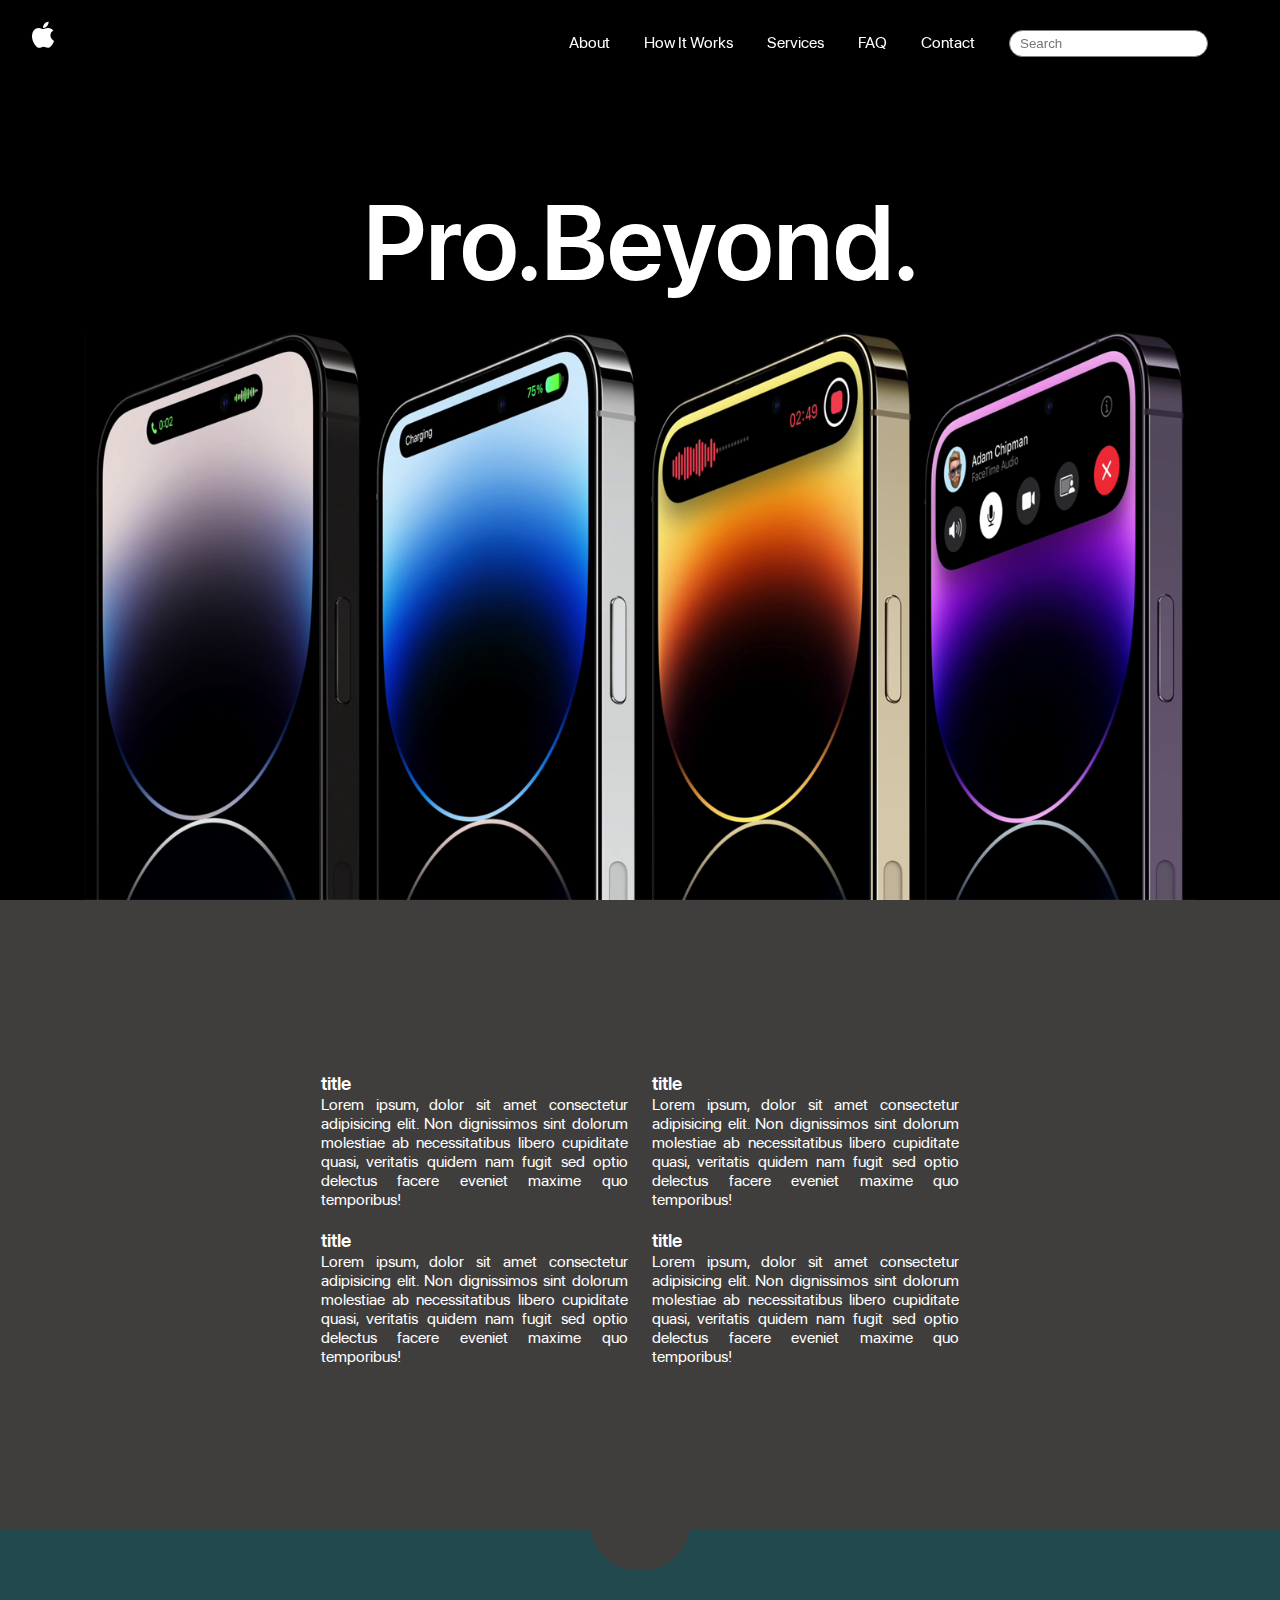
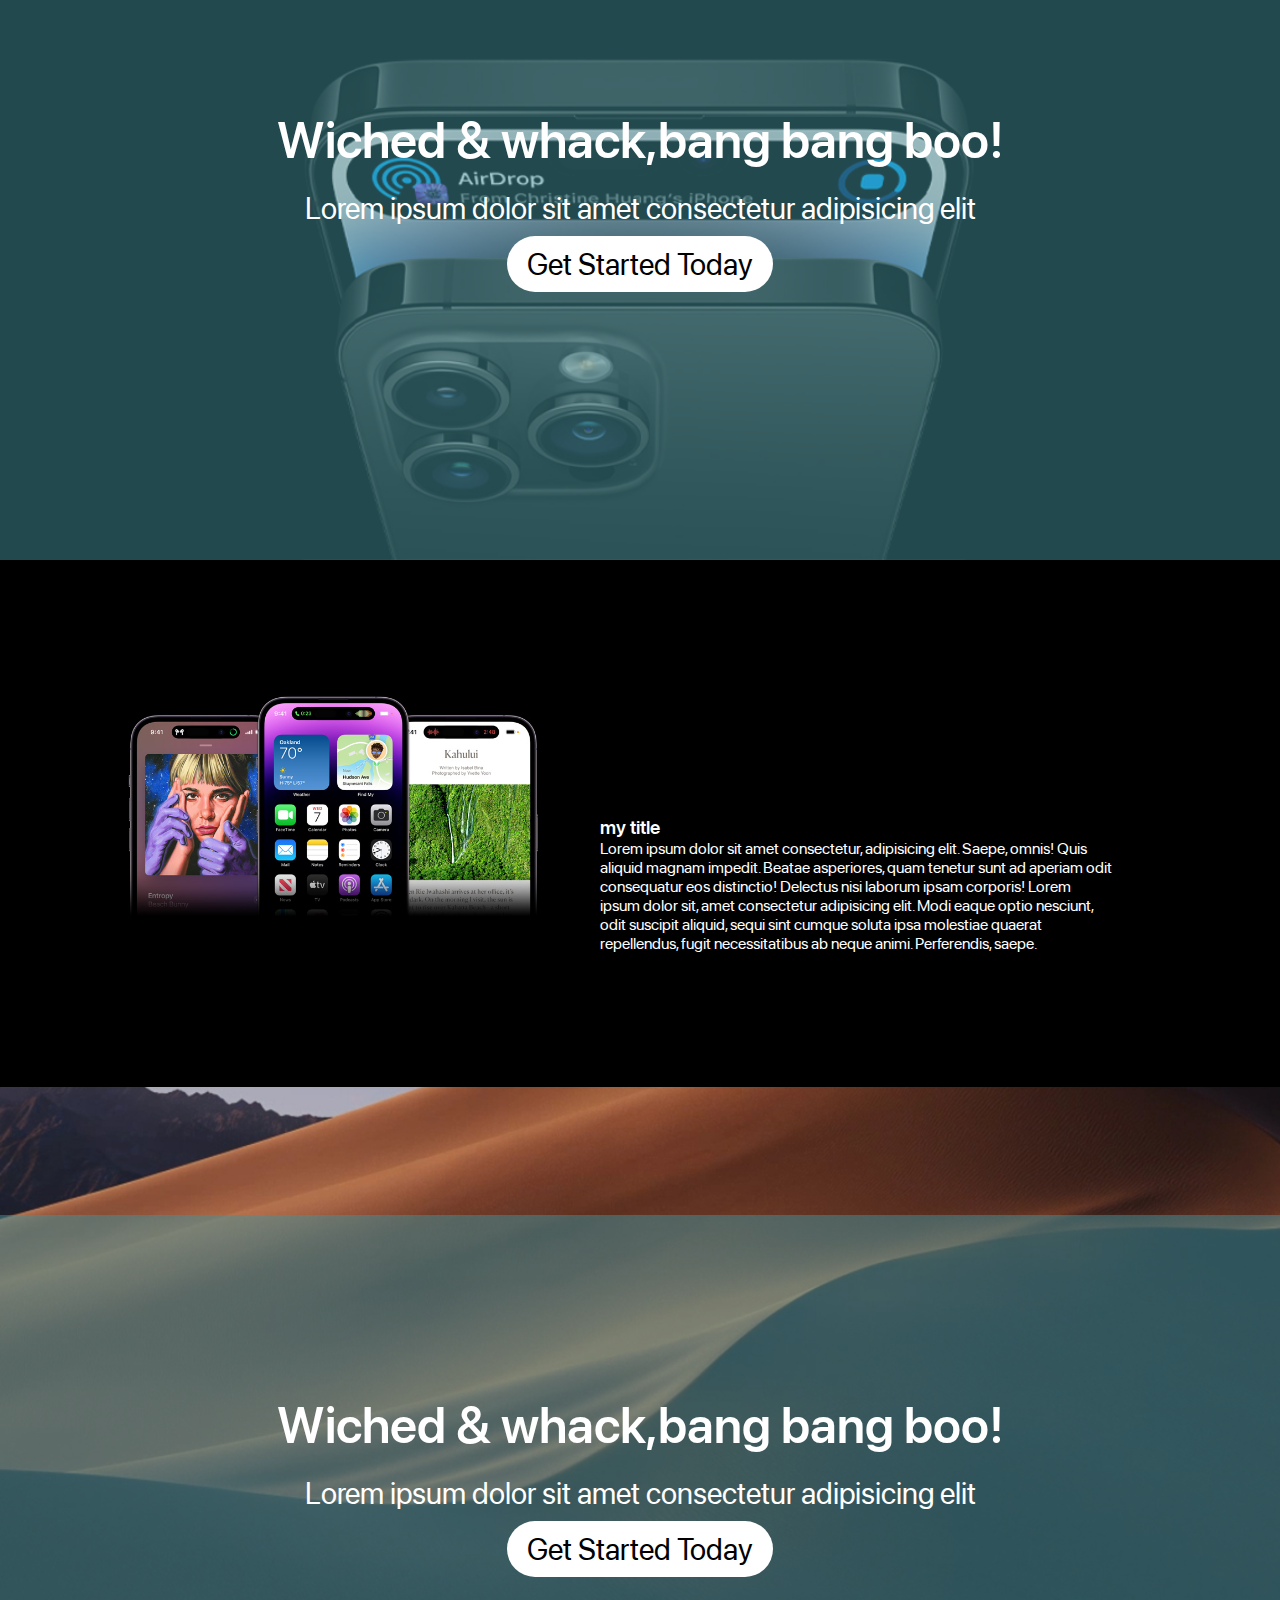
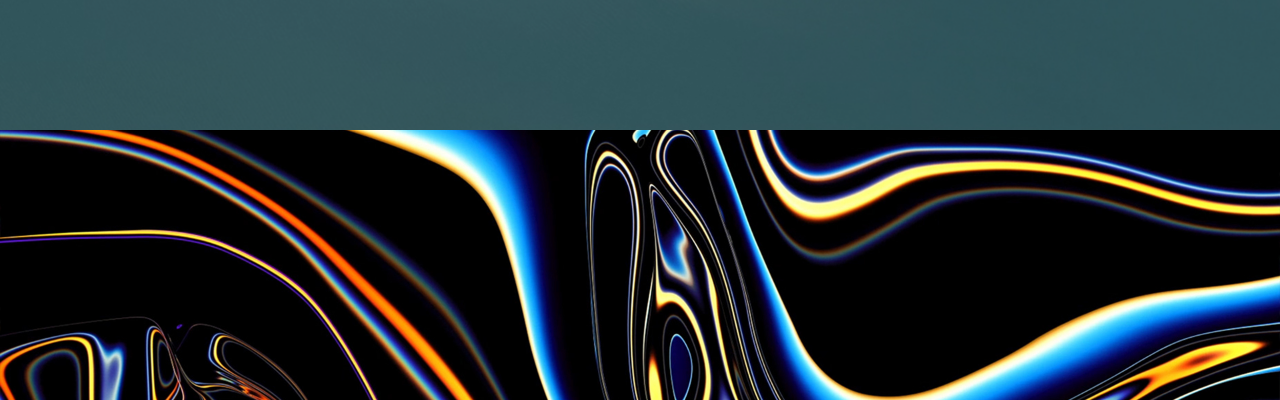
<file: projects-theme/6/index.html>
<!DOCTYPE html>
<html lang="en">
    <head>
        <meta charset="UTF-8" />
        <meta name="viewport" content="width=device-width, initial-scale=1.0" />
        <title>Apple</title>
        <link rel="stylesheet" href="./assets/styles/css-fontawesome/all.css" />
        <link rel="stylesheet" href="./assets/styles/style.css" />
        <link
            rel="shortcut icon"
            href="./assets/images/favicon.ico"
            type="image/x-icon"
        />
    </head>
    <body>
        <header>
            <div class="container">
                <div class="header-logo">
                    <i class="fa-brands fa-apple"></i>
                </div>
                <nav>
                    <ul>
                        <li>
                            <input
                                type="text"
                                class="search-box"
                                placeholder="Search"
                            />
                        </li>
                        <li><a href="#">Contact</a></li>
                        <li><a href="#">FAQ</a></li>
                        <li><a href="#">Services</a></li>
                        <li><a href="#">How It Works</a></li>
                        <li><a href="#">About</a></li>
                    </ul>
                </nav>
            </div>
        </header>
        <section class="main-section">
            <div class="title">
                <h2>Pro.Beyond.</h2>
            </div>
        </section>
        <section class="second-section">
            <div class="text-container">
                <div class="texts">
                    <div class="text">
                        <h3>title</h3>
                        <p>
                            Lorem ipsum, dolor sit amet consectetur adipisicing
                            elit. Non dignissimos sint dolorum molestiae ab
                            necessitatibus libero cupiditate quasi, veritatis
                            quidem nam fugit sed optio delectus facere eveniet
                            maxime quo temporibus!
                        </p>
                    </div>
                    <div class="text">
                        <h3>title</h3>
                        <p>
                            Lorem ipsum, dolor sit amet consectetur adipisicing
                            elit. Non dignissimos sint dolorum molestiae ab
                            necessitatibus libero cupiditate quasi, veritatis
                            quidem nam fugit sed optio delectus facere eveniet
                            maxime quo temporibus!
                        </p>
                    </div>
                    <div class="text">
                        <h3>title</h3>
                        <p>
                            Lorem ipsum, dolor sit amet consectetur adipisicing
                            elit. Non dignissimos sint dolorum molestiae ab
                            necessitatibus libero cupiditate quasi, veritatis
                            quidem nam fugit sed optio delectus facere eveniet
                            maxime quo temporibus!
                        </p>
                    </div>
                    <div class="text">
                        <h3>title</h3>
                        <p>
                            Lorem ipsum, dolor sit amet consectetur adipisicing
                            elit. Non dignissimos sint dolorum molestiae ab
                            necessitatibus libero cupiditate quasi, veritatis
                            quidem nam fugit sed optio delectus facere eveniet
                            maxime quo temporibus!
                        </p>
                    </div>
                </div>
            </div>
            <div class="grey-circle"></div>
        </section>
        <section class="third-section">
            <div class="blue-color-low-opacity full">
                <div class="text-container">
                    <h3>Wiched & whack,bang bang boo!</h3>
                    <p>
                        Lorem ipsum dolor sit amet consectetur adipisicing elit
                    </p>
                    <a href="#" class="button">Get Started Today</a>
                </div>
            </div>
        </section>
        <section class="fourth-section">
            <div class="upper-content">
                <div class="container">
                    <div class="image">
                        <img
                            src="./assets/images/image-in-fourth-section.jpg"
                            alt="iphone"
                        />
                    </div>
                    <div class="text">
                        <h3>my title</h3>
                        <p>
                            Lorem ipsum dolor sit amet consectetur, adipisicing
                            elit. Saepe, omnis! Quis aliquid magnam impedit.
                            Beatae asperiores, quam tenetur sunt ad aperiam odit
                            consequatur eos distinctio! Delectus nisi laborum
                            ipsam corporis! Lorem ipsum dolor sit, amet
                            consectetur adipisicing elit. Modi eaque optio
                            nesciunt, odit suscipit aliquid, sequi sint cumque
                            soluta ipsa molestiae quaerat repellendus, fugit
                            necessitatibus ab neque animi. Perferendis, saepe.
                        </p>
                    </div>
                </div>
            </div>
            <div class="downer-content blue-color-low-opacity">
                <div class="container">
                    <h3>Wiched & whack,bang bang boo!</h3>
                    <p>
                        Lorem ipsum dolor sit amet consectetur adipisicing elit
                    </p>
                    <a href="#" class="button">Get Started Today</a>
                </div>
            </div>
        </section>
        <section class="fifth-section"></section>
    </body>
</html>
</file>
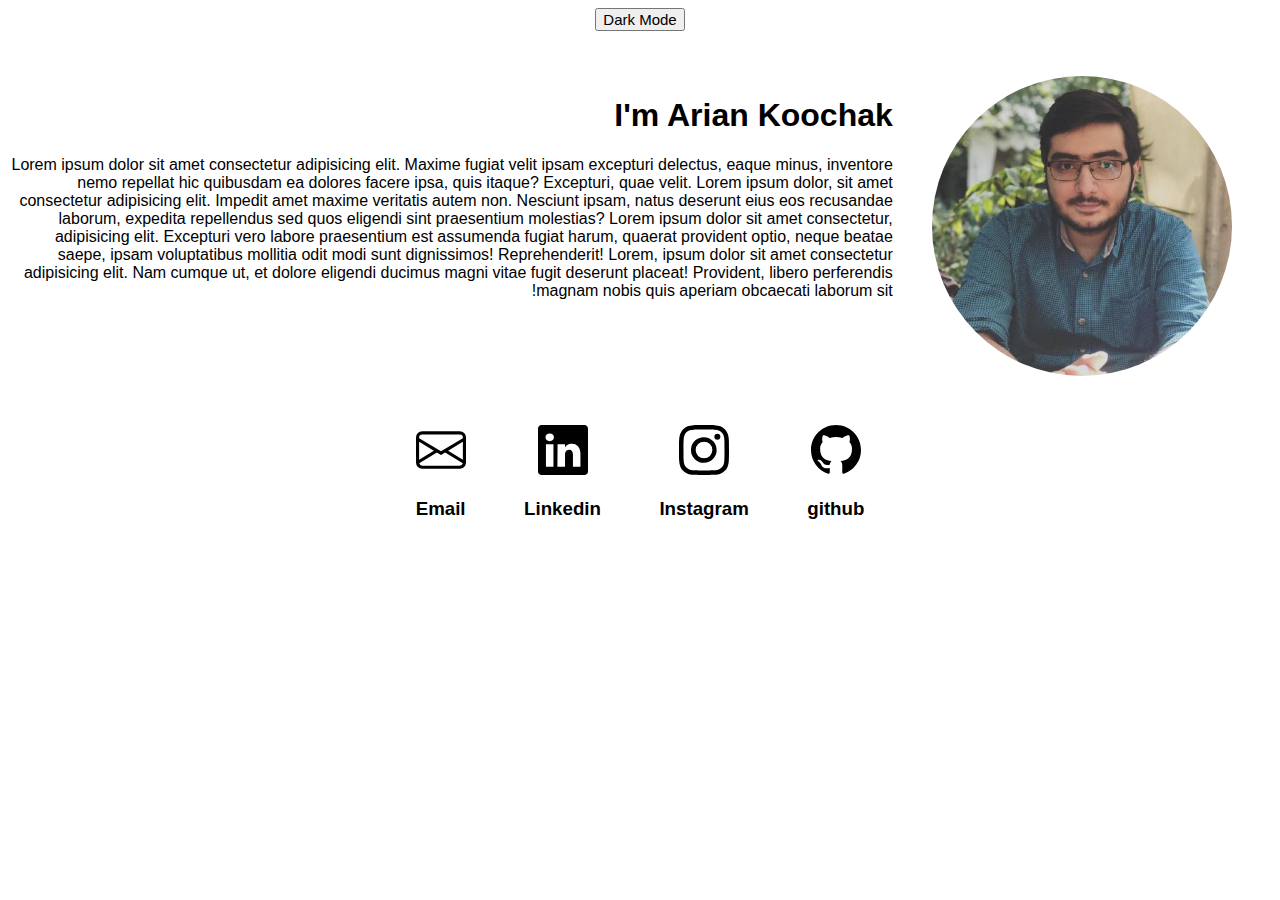
<file: Session-1/resume-html css/index.html>
<!DOCTYPE html>
<html lang="en">
    <head>
        <meta charset="UTF-8" />
        <meta name="viewport" content="width=device-width, initial-scale=1.0" />
        <link rel="stylesheet" href="style.css" />
        <script src="main.js" defer></script>
        <title>cv</title>
    </head>
    <body>
        <div class="btnHead"><button id="btn">Dark Mode</button></div>
        <div class="profile-image">
            <img src="./assets/profile.jpeg" alt="profile-photo" />
        </div>
        <div class="bio">
            <h1 class="text">I'm Arian Koochak</h1>
            <p class="text">
                Lorem ipsum dolor sit amet consectetur adipisicing elit. Maxime
                fugiat velit ipsam excepturi delectus, eaque minus, inventore
                nemo repellat hic quibusdam ea dolores facere ipsa, quis itaque?
                Excepturi, quae velit. Lorem ipsum dolor, sit amet consectetur
                adipisicing elit. Impedit amet maxime veritatis autem non.
                Nesciunt ipsam, natus deserunt eius eos recusandae laborum,
                expedita repellendus sed quos eligendi sint praesentium
                molestias? Lorem ipsum dolor sit amet consectetur, adipisicing
                elit. Excepturi vero labore praesentium est assumenda fugiat
                harum, quaerat provident optio, neque beatae saepe, ipsam
                voluptatibus mollitia odit modi sunt dignissimos! Reprehenderit!
                Lorem, ipsum dolor sit amet consectetur adipisicing elit. Nam
                cumque ut, et dolore eligendi ducimus magni vitae fugit deserunt
                placeat! Provident, libero perferendis magnam nobis quis aperiam
                obcaecati laborum sit!
            </p>
        </div>
        <div class="contact">
            <a href="https://github.com/ariankoochak">
                <img src="./assets/github.svg" alt="github-icon"/>
                <h3 class="text">github</h3>
            </a>
            <a href="#">
                <img src="./assets/instagram.svg" alt="instagram-icon" />
                <h3 class="text">Instagram</h3>
            </a>
            <a href="#">
                <img src="./assets/linkedin.svg" alt="linkedin-icon" />
                <h3 class="text">Linkedin</h3>
            </a>
            <a href="#">
                <img src="./assets/envelope.svg" alt="email-icon" />
                <h3 class="text">Email</h3>
            </a>
        </div>
    </body>
</html>
</file>
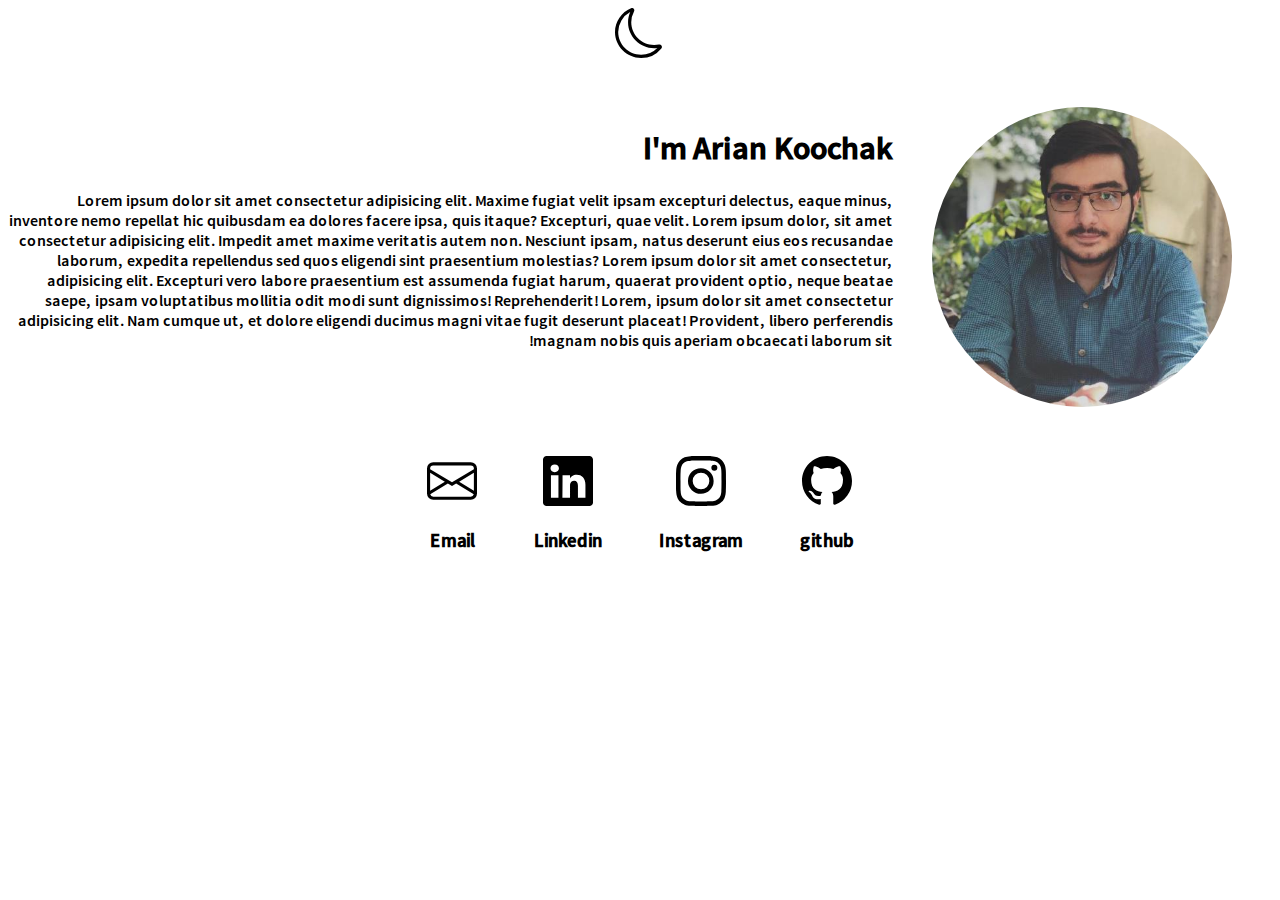
<file: Session-2/add-font/index.html>
<!DOCTYPE html>
<html lang="en">
    <head>
        <meta charset="UTF-8" />
        <meta name="viewport" content="width=device-width, initial-scale=1.0" />
        <link rel="stylesheet" href="style.css" />
        <script src="main.js" defer></script>
        <title>CV</title>
    </head>
    <body>
        <div class="btnHead"><img id="btn" class="toggle" src="./assets/moon.svg"></img></div>
        <div class="profile-image">
            <img src="./assets/profile.jpeg" alt="profile-photo" />
        </div>
        <div class="bio">
            <h1 class="text">I'm Arian Koochak</h1>
            <p class="text">
                Lorem ipsum dolor sit amet consectetur adipisicing elit. Maxime
                fugiat velit ipsam excepturi delectus, eaque minus, inventore
                nemo repellat hic quibusdam ea dolores facere ipsa, quis itaque?
                Excepturi, quae velit. Lorem ipsum dolor, sit amet consectetur
                adipisicing elit. Impedit amet maxime veritatis autem non.
                Nesciunt ipsam, natus deserunt eius eos recusandae laborum,
                expedita repellendus sed quos eligendi sint praesentium
                molestias? Lorem ipsum dolor sit amet consectetur, adipisicing
                elit. Excepturi vero labore praesentium est assumenda fugiat
                harum, quaerat provident optio, neque beatae saepe, ipsam
                voluptatibus mollitia odit modi sunt dignissimos! Reprehenderit!
                Lorem, ipsum dolor sit amet consectetur adipisicing elit. Nam
                cumque ut, et dolore eligendi ducimus magni vitae fugit deserunt
                placeat! Provident, libero perferendis magnam nobis quis aperiam
                obcaecati laborum sit!
            </p>
        </div>
        <div class="contact">
            <a href="https://github.com/ariankoochak">
                <img src="./assets/github.svg" alt="github-icon"/>
                <h3 class="text">github</h3>
            </a>
            <a href="#">
                <img src="./assets/instagram.svg" alt="instagram-icon" />
                <h3 class="text">Instagram</h3>
            </a>
            <a href="#">
                <img src="./assets/linkedin.svg" alt="linkedin-icon" />
                <h3 class="text">Linkedin</h3>
            </a>
            <a href="#">
                <img src="./assets/envelope.svg" alt="email-icon" />
                <h3 class="text">Email</h3>
            </a>
        </div>
    </body>
</html>
</file>
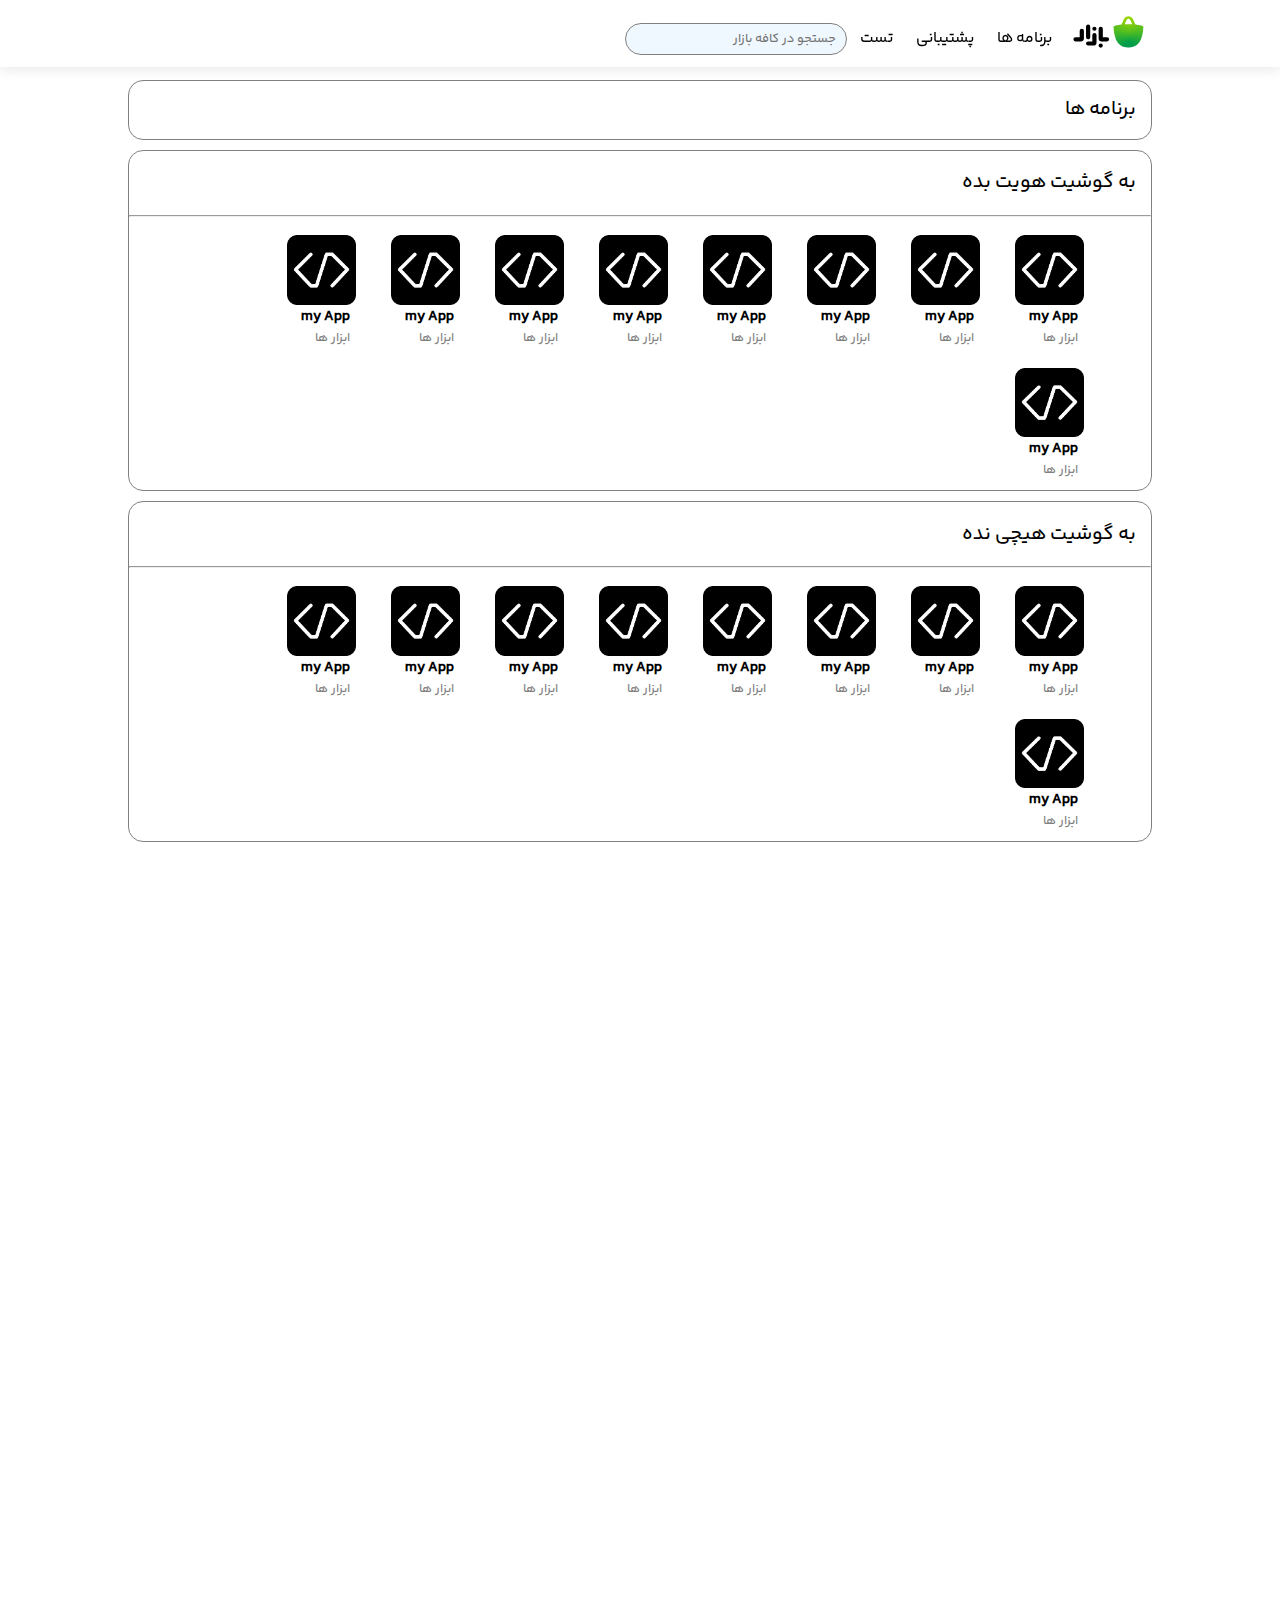
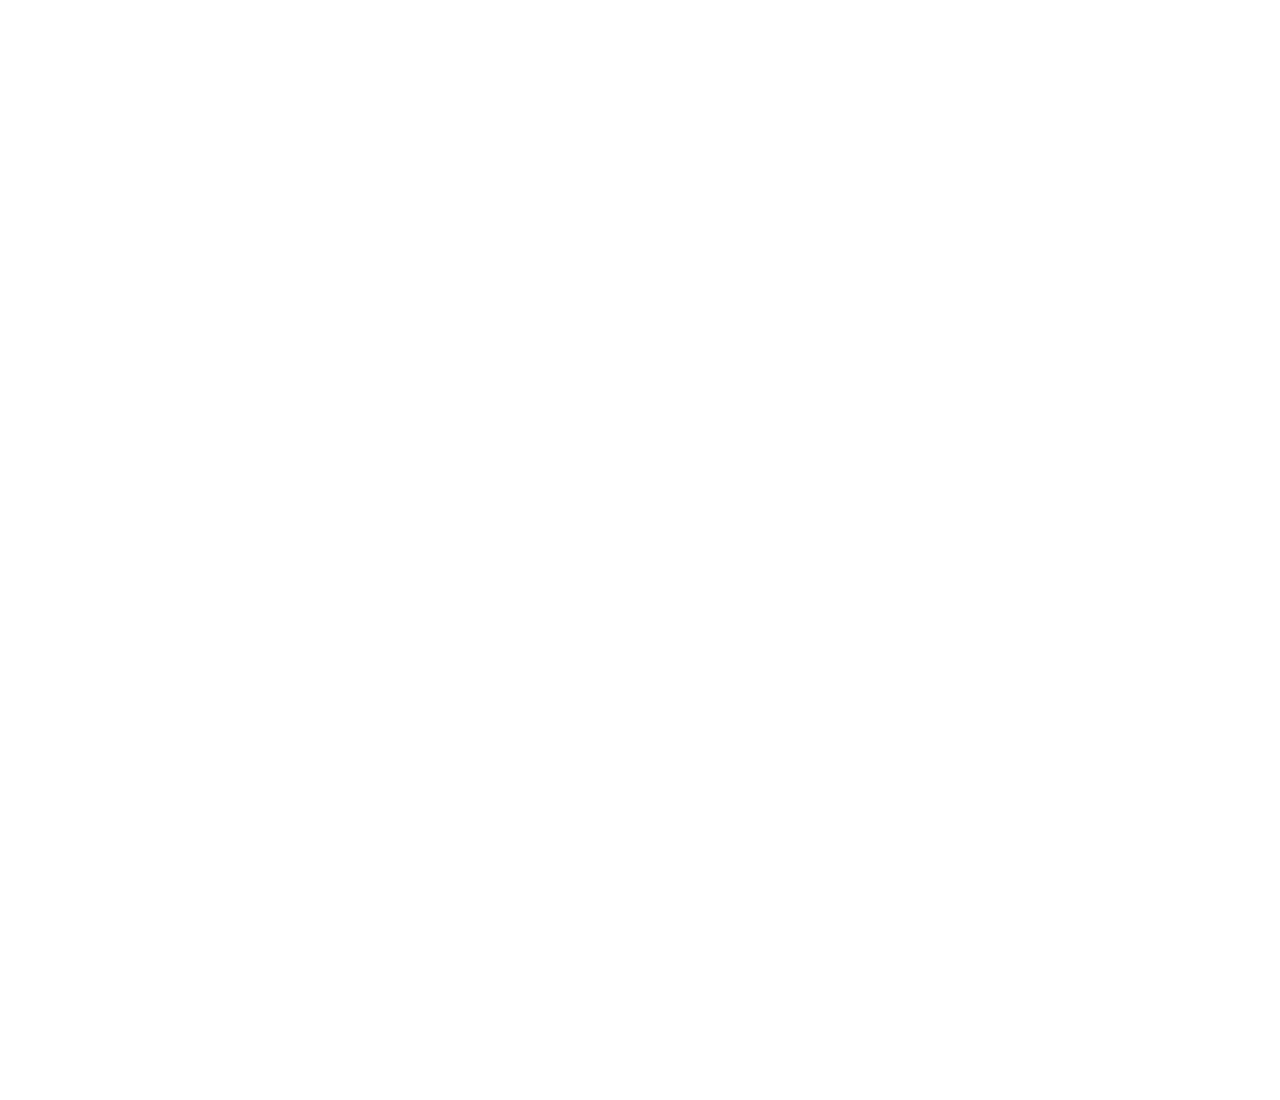
<file: Session-2/bazzar/index.html>
<!DOCTYPE html>
<html lang="en">
    <head>
        <meta charset="UTF-8" />
        <meta name="viewport" content="width=device-width, initial-scale=1.0" />
        <title>Document</title>
        <link rel="stylesheet" href="./style/style.css" />
    </head>
    <body>
        <div id="header">
            <div class="container">
                <div class="branding inline">
                    <img src="./image/Logo.svg" alt="logo" />
                </div>
                <nav class="inline">
                    <ul>
                        <li>
                            <a href="#">برنامه ها</a>
                        </li>
                        <li>
                            <a href="#">پشتیبانی</a>
                        </li>
                        <li>
                            <a href="#">تست</a>
                        </li>
                    </ul>
                </nav>
                <div class="search-box inline">
                    <input type="text" placeholder="جستجو در کافه بازار" />
                </div>
            </div>
        </div>
        <section>
            <div class="container">
                <div class="box">
                    <h1>برنامه ها</h1>
                </div>
                <div class="box">
                    <h2>به گوشیت هویت بده</h2>
                    <hr />
                    <div class="app-list">
                        <div class="app-item">
                            <img src="./image/appicon.png" alt="app" />
                            <h3>my App</h3>
                            <p>ابزار ها</p>
                        </div>
                        <div class="app-item">
                            <img src="./image/appicon.png" alt="app" />
                            <h3>my App</h3>
                            <p>ابزار ها</p>
                        </div>
                        <div class="app-item">
                            <img src="./image/appicon.png" alt="app" />
                            <h3>my App</h3>
                            <p>ابزار ها</p>
                        </div>
                        <div class="app-item">
                            <img src="./image/appicon.png" alt="app" />
                            <h3>my App</h3>
                            <p>ابزار ها</p>
                        </div>
                        <div class="app-item">
                            <img src="./image/appicon.png" alt="app" />
                            <h3>my App</h3>
                            <p>ابزار ها</p>
                        </div>
                        <div class="app-item">
                            <img src="./image/appicon.png" alt="app" />
                            <h3>my App</h3>
                            <p>ابزار ها</p>
                        </div>
                        <div class="app-item">
                            <img src="./image/appicon.png" alt="app" />
                            <h3>my App</h3>
                            <p>ابزار ها</p>
                        </div>
                        <div class="app-item">
                            <img src="./image/appicon.png" alt="app" />
                            <h3>my App</h3>
                            <p>ابزار ها</p>
                        </div>
                                                <div class="app-item">
                            <img src="./image/appicon.png" alt="app" />
                            <h3>my App</h3>
                            <p>ابزار ها</p>
                        </div>
                    </div>
                </div>
                <div class="box">
                    <h2>به گوشیت هیچی نده</h2>
                    <hr />
                    <div class="app-list">
                        <div class="app-item">
                            <img src="./image/appicon.png" alt="app" />
                            <h3>my App</h3>
                            <p>ابزار ها</p>
                        </div>
                        <div class="app-item">
                            <img src="./image/appicon.png" alt="app" />
                            <h3>my App</h3>
                            <p>ابزار ها</p>
                        </div>
                        <div class="app-item">
                            <img src="./image/appicon.png" alt="app" />
                            <h3>my App</h3>
                            <p>ابزار ها</p>
                        </div>
                        <div class="app-item">
                            <img src="./image/appicon.png" alt="app" />
                            <h3>my App</h3>
                            <p>ابزار ها</p>
                        </div>
                        <div class="app-item">
                            <img src="./image/appicon.png" alt="app" />
                            <h3>my App</h3>
                            <p>ابزار ها</p>
                        </div>
                        <div class="app-item">
                            <img src="./image/appicon.png" alt="app" />
                            <h3>my App</h3>
                            <p>ابزار ها</p>
                        </div>
                        <div class="app-item">
                            <img src="./image/appicon.png" alt="app" />
                            <h3>my App</h3>
                            <p>ابزار ها</p>
                        </div>
                        <div class="app-item">
                            <img src="./image/appicon.png" alt="app" />
                            <h3>my App</h3>
                            <p>ابزار ها</p>
                        </div>
                                                <div class="app-item">
                            <img src="./image/appicon.png" alt="app" />
                            <h3>my App</h3>
                            <p>ابزار ها</p>
                        </div>
                    </div>
                </div>
            </div>
        </section>
        <div id="footer"></div>
    </body>
</html>
</file>
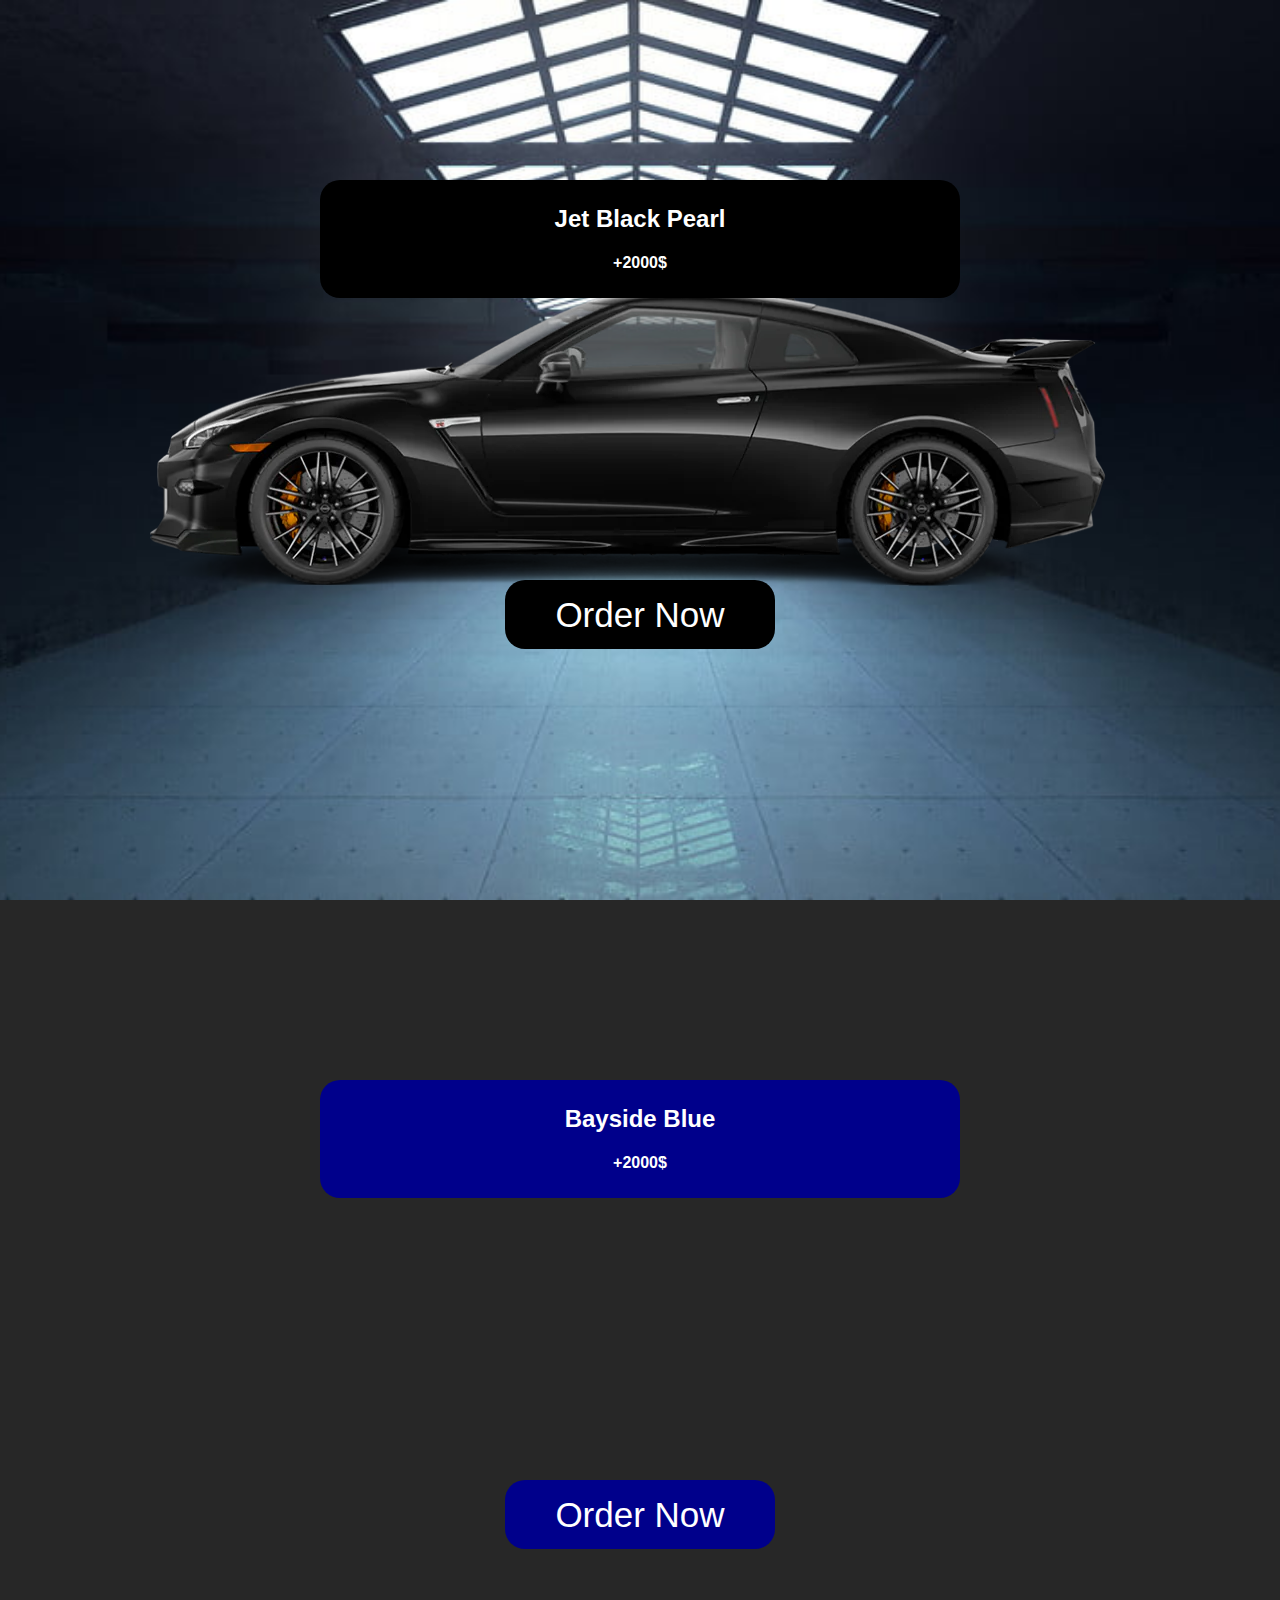
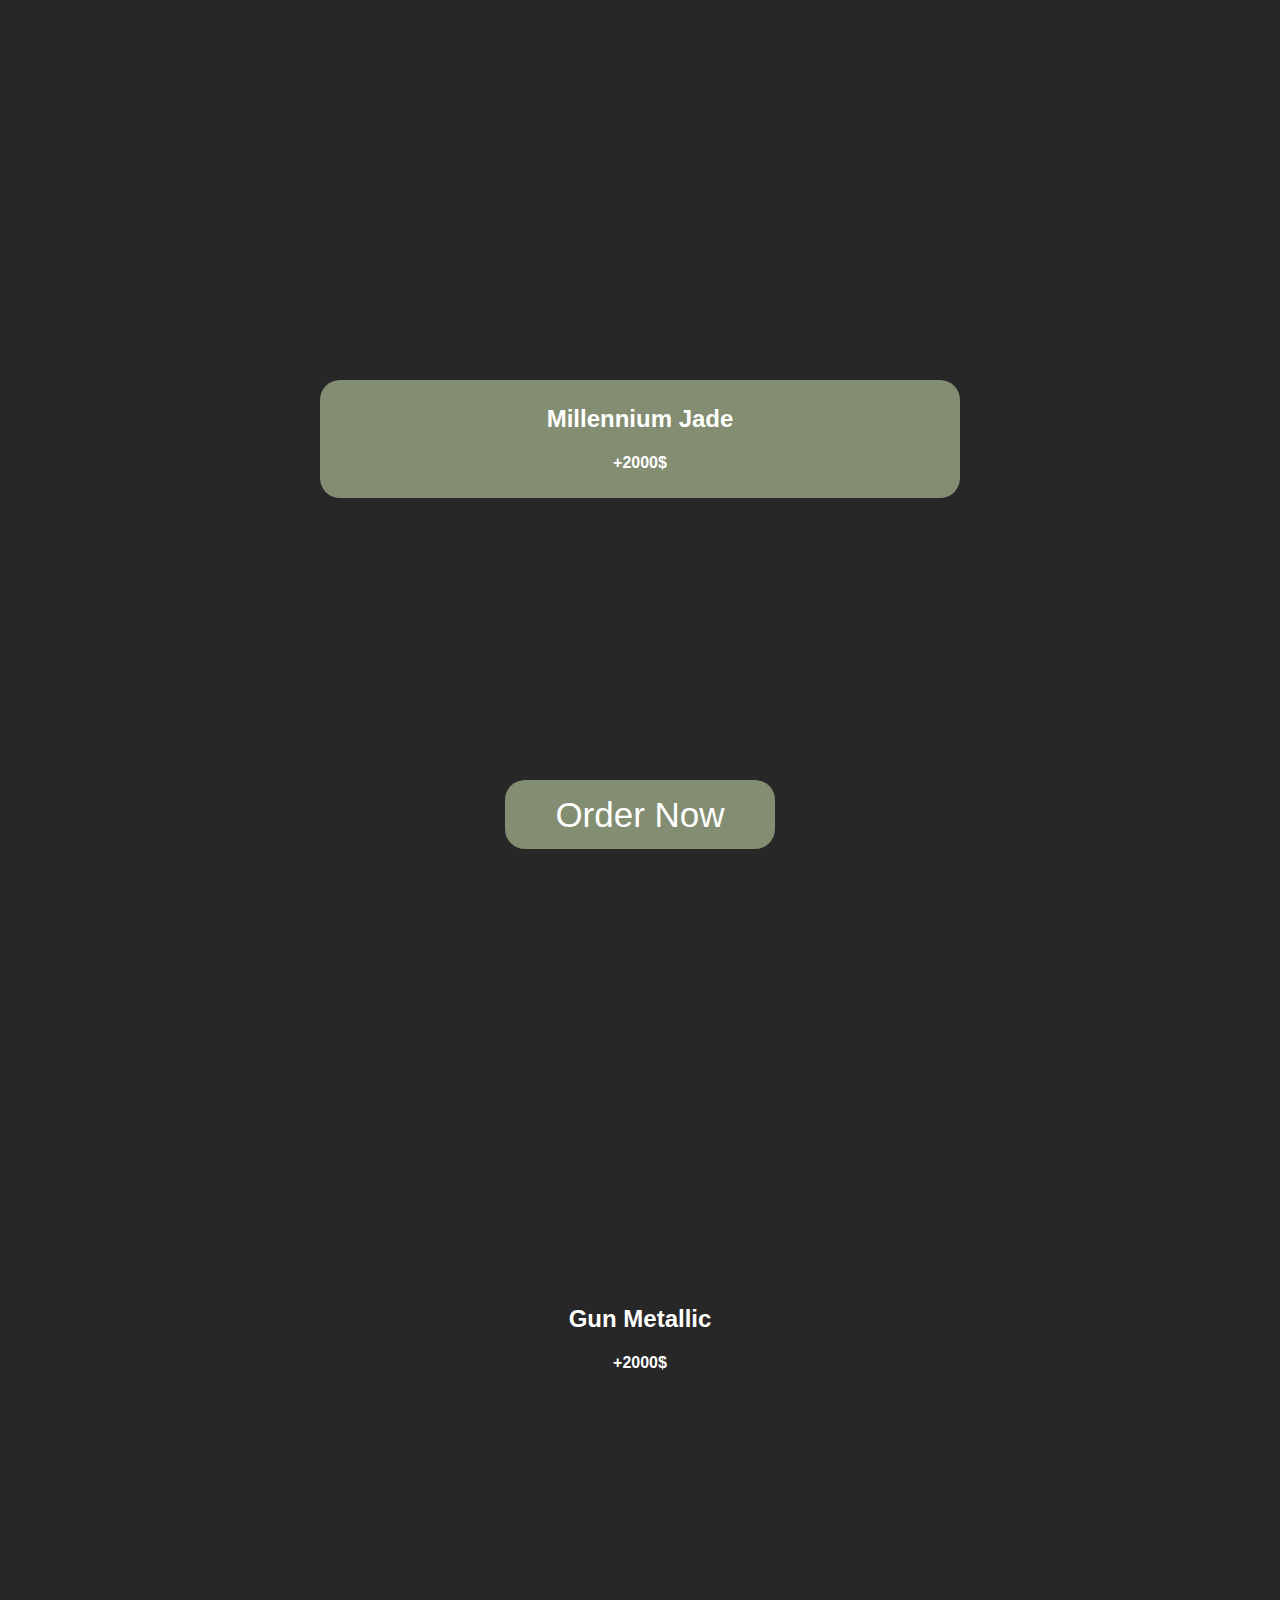
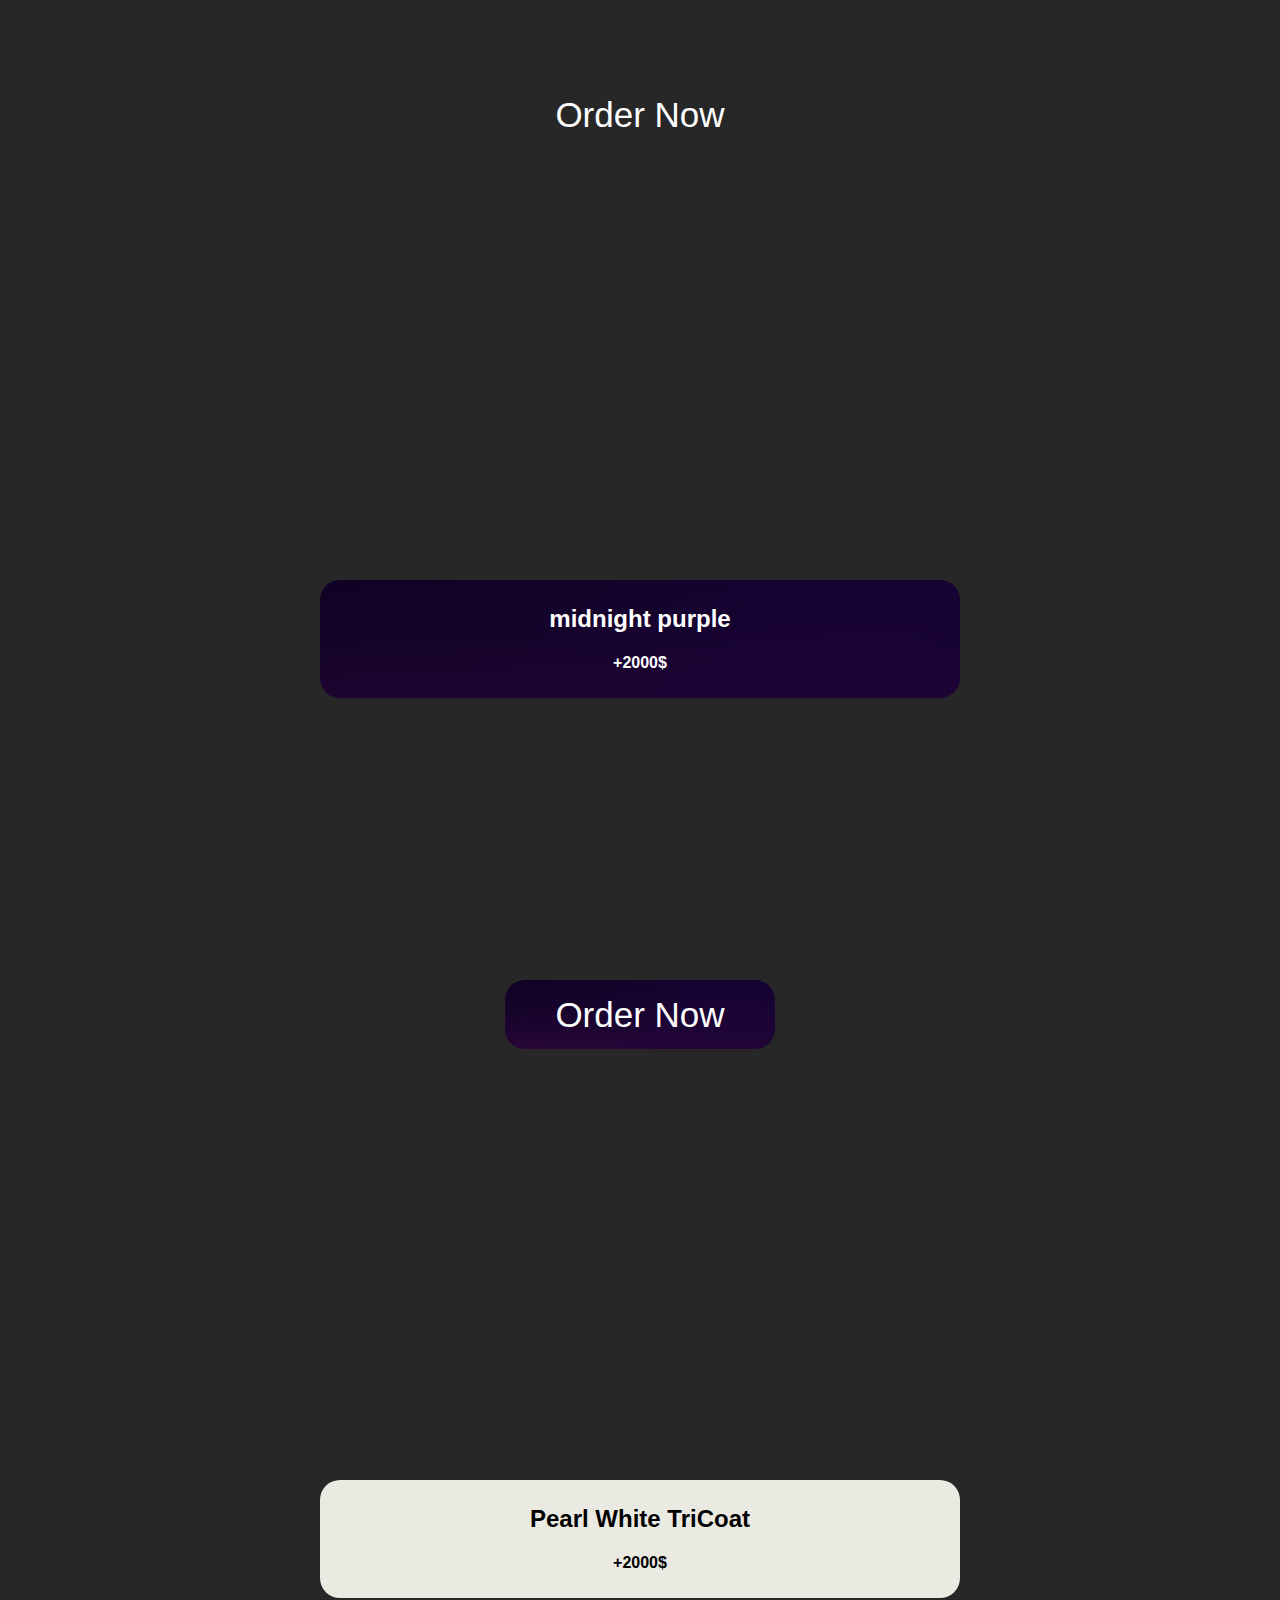
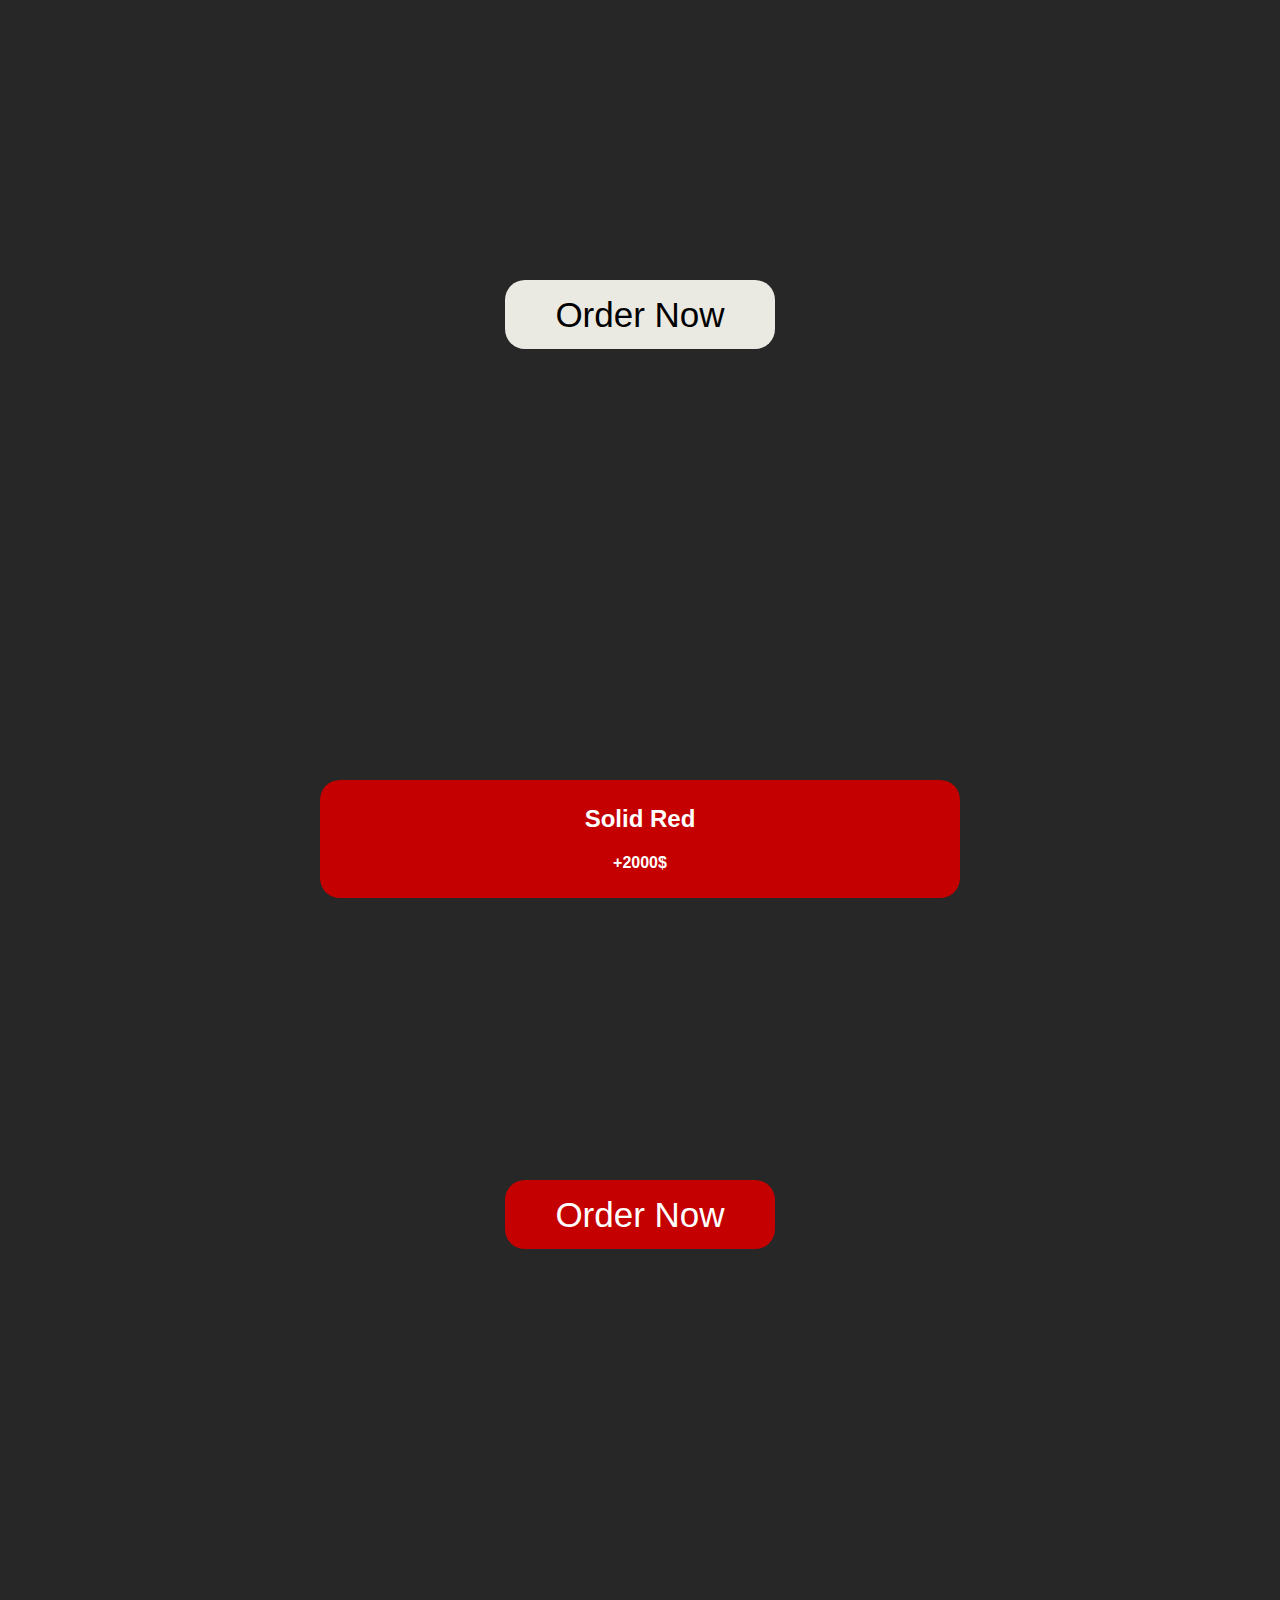
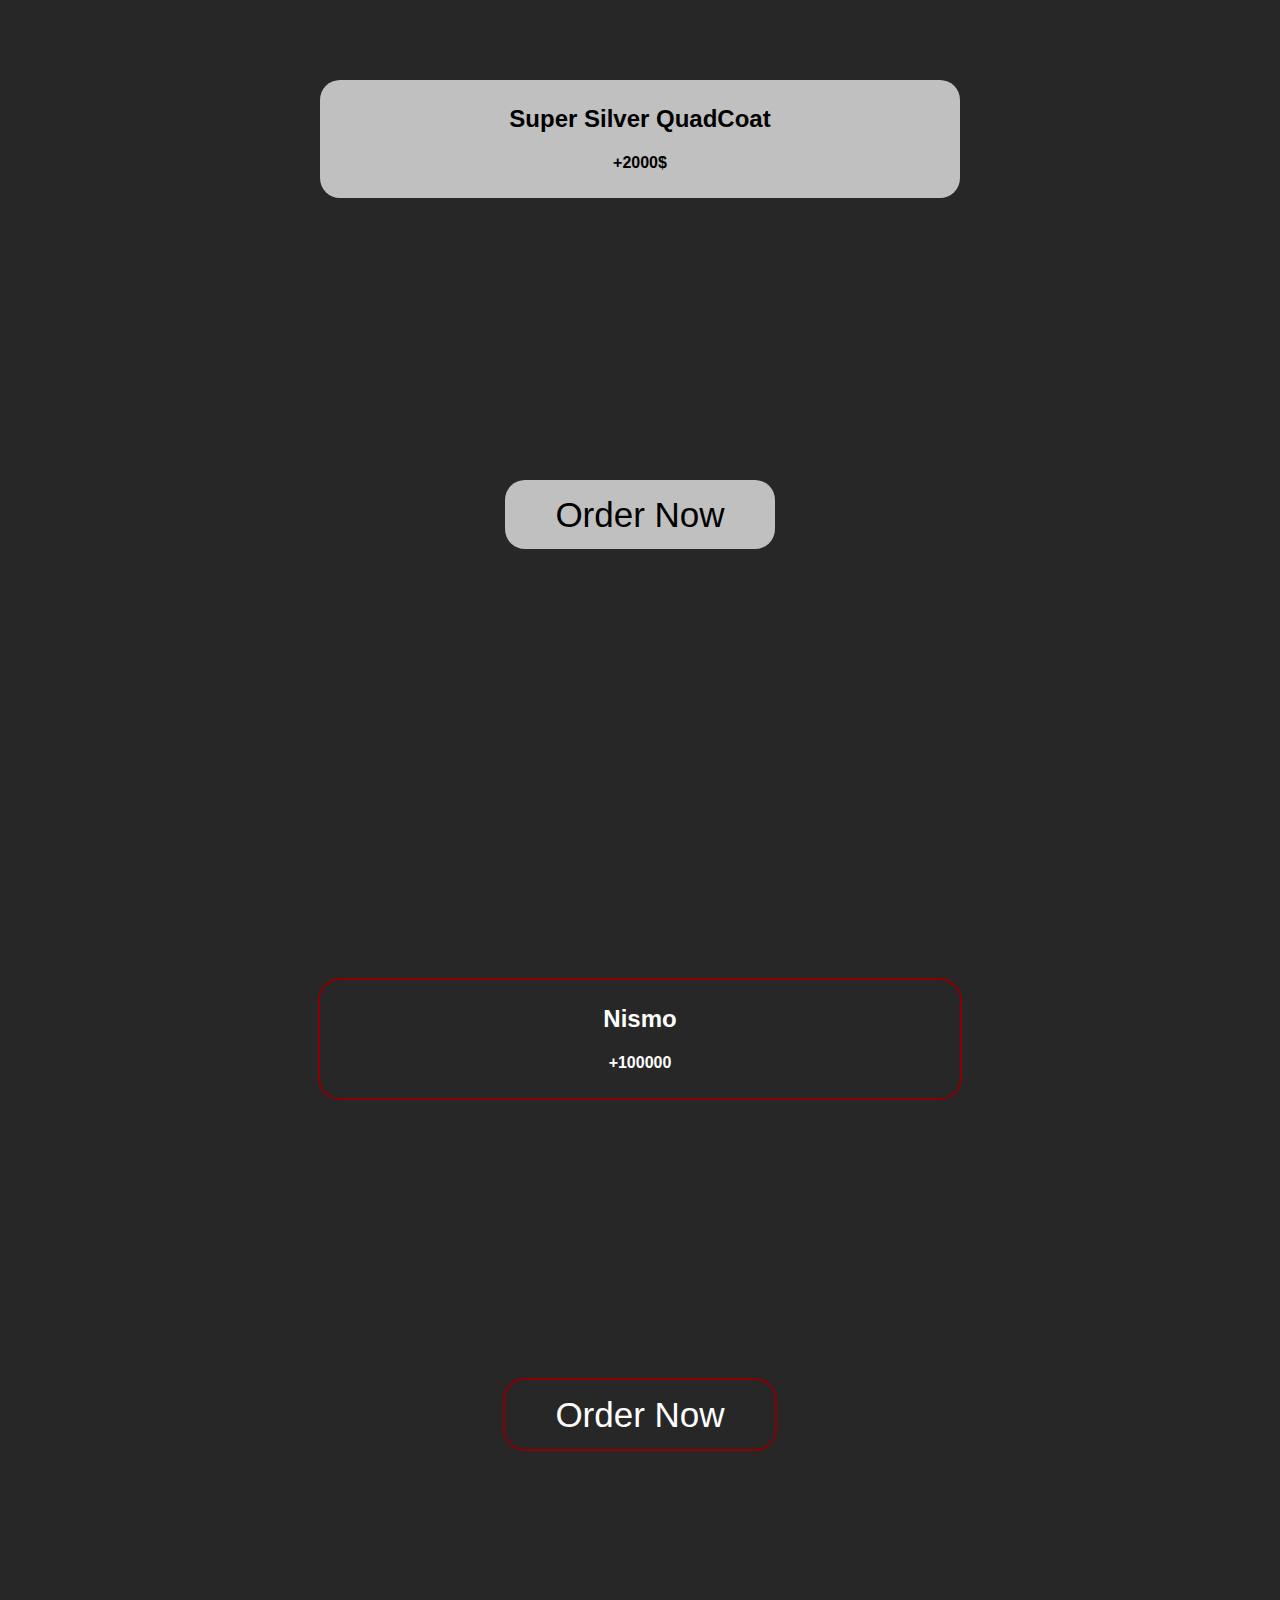
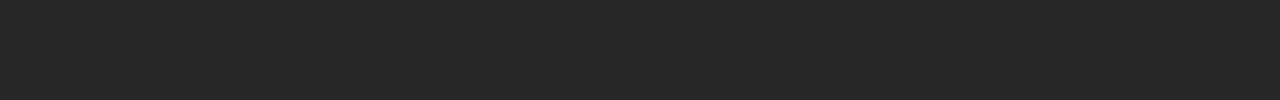
<file: Session-2/skyline/index.html>
<!DOCTYPE html>
<html lang="en">
    <head>
        <meta charset="UTF-8" />
        <meta name="viewport" content="width=device-width, initial-scale=1.0" />
        <link rel="stylesheet" href="./style/style.css" />
        <title>Document</title>
    </head>
    <body>
        <section class="full-page black">
            <div class="text-container">
                <div class="text blacked">
                    <h2>Jet Black Pearl</h2>
                    <h4>+2000$</h4>
                </div>
            </div>
            <div class="order-container">
                <a href="#" class="blacked">Order Now</a>
            </div>
        </section>
        <section class="full-page blue">
            <div class="text-container">
                <div class="text blued">
                    <h2>Bayside Blue</h2>
                    <h4>+2000$</h4>
                </div>
            </div>
            <div class="order-container">
                <a href="#" class="blued">Order Now</a>
            </div>
        </section>
        <section class="full-page green">
            <div class="text-container">
                <div class="text greened">
                    <h2>Millennium Jade</h2>
                    <h4>+2000$</h4>
                </div>
            </div>
            <div class="order-container">
                <a href="#" class="greened">Order Now</a>
            </div>
        </section>

        <section class="full-page grey">
            <div class="text-container">
                <div class="text greyed">
                    <h2>Gun Metallic</h2>
                    <h4>+2000$</h4>
                </div>
            </div>
            <div class="order-container">
                <a href="#" class="greyed">Order Now</a>
            </div>
        </section>

        <section class="full-page midnight">
            <div class="text-container">
                <div class="text purpled">
                    <h2>midnight purple</h2>
                    <h4>+2000$</h4>
                </div>
            </div>
            <div class="order-container">
                <a href="#" class="purpled">Order Now</a>
            </div>
        </section>

        <section class="full-page milky">
            <div class="text-container">
                <div class="text milkyed">
                    <h2>Pearl White TriCoat</h2>
                    <h4>+2000$</h4>
                </div>
            </div>
            <div class="order-container">
                <a href="#" class="milkyed">Order Now</a>
            </div>
        </section>
        <section class="full-page red">
            <div class="text-container">
                <div class="text reded">
                    <h2>Solid Red</h2>
                    <h4>+2000$</h4>
                </div>
            </div>
            <div class="order-container">
                <a href="#" class="reded">Order Now</a>
            </div>
        </section>
        <section class="full-page silver">
            <div class="text-container">
                <div class="text silvered">
                    <h2>Super Silver QuadCoat</h2>
                    <h4>+2000$</h4>
                </div>
            </div>
            <div class="order-container">
                <a href="#" class="silvered">Order Now</a>
            </div>
        </section>
        <section class="full-page nismo">
            <div class="text-container">
                <div class="text nismoed">
                    <h2>Nismo</h2>
                    <h4>+100000</h4>
                </div>
            </div>
            <div class="order-container">
                <a href="#" class="nismoed">Order Now</a>
            </div>
        </section>
    </body>
</html>
</file>
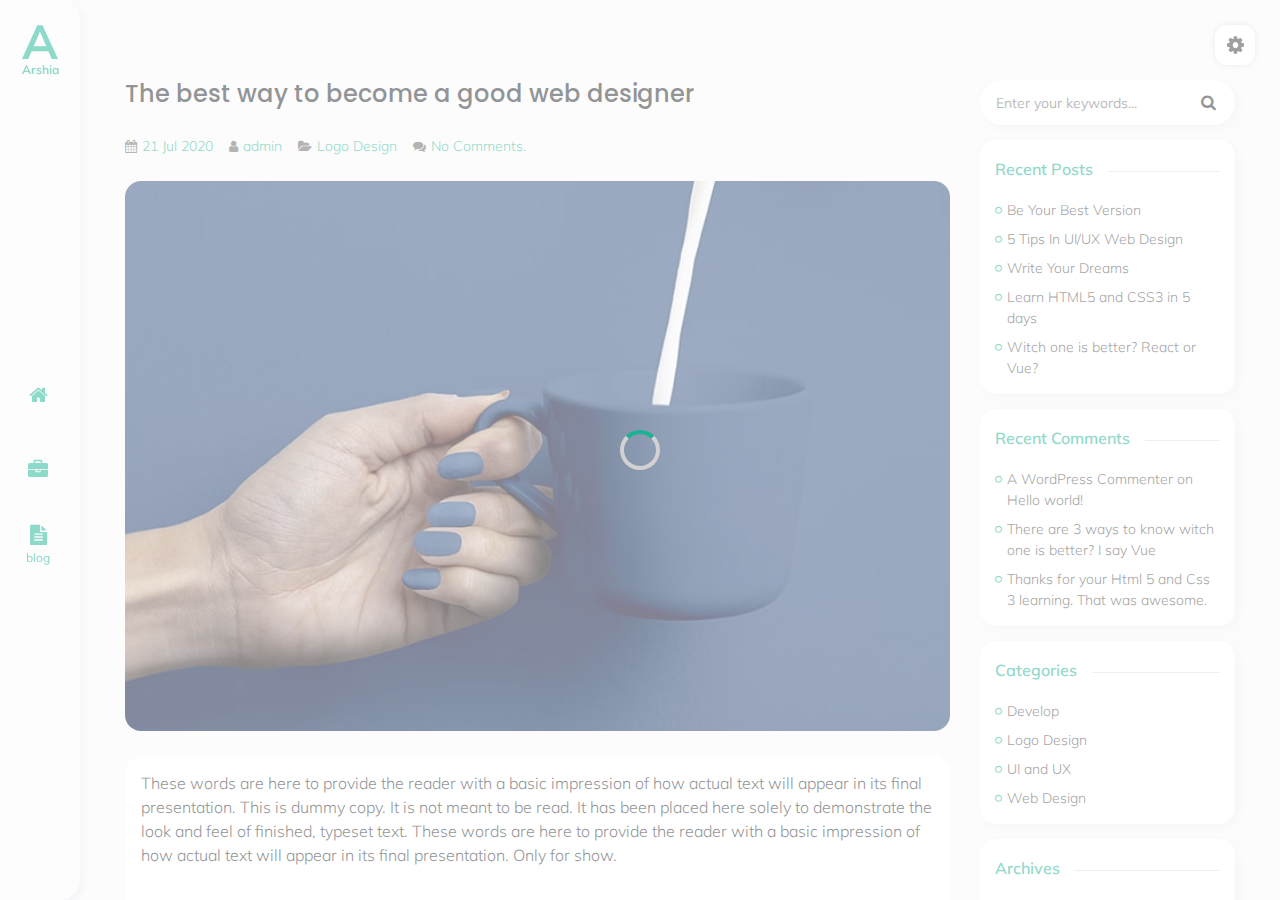
<file: Session-3/My Web Sites/cv/retrina.com/demo/arshia/arshia/cv/blog-single.html>
<!DOCTYPE html>
<html lang="en">
    
<!-- Mirrored from retrina.com/demo/arshia/arshia/cv/blog-single.html by HTTrack Website Copier/3.x [XR&CO'2014], Mon, 11 Sep 2023 13:41:54 GMT -->
<head>
        <meta charset="UTF-8">
        <meta name="viewport" content="width=device-width, initial-scale=1, shrink-to-fit=no">
        <title>Arshia - Fully Responsive Personal Template</title>
        <meta name="description" content="" />
        <meta name="keywords" content="" />
        <meta name="author" content="Retrina Group" />

        <!--  FavIcon  -->
        <link rel="shortcut icon" href="assets/img/favicon.ico">

        <!-- Google Fonts -->
		<link href="https://fonts.googleapis.com/css?family=Muli:300,400,600" rel="stylesheet">
		<link href="https://fonts.googleapis.com/css?family=Poppins:400,500,600,700" rel="stylesheet">

        <!-- FontAwesome Css -->
        <link rel="stylesheet" href="assets/css/font-awesome.min.css">
        <!-- Line icon Css -->
        <link rel="stylesheet" href="assets/css/LineIcons.css">
        <!-- Bootstrap Css -->
        <link rel="stylesheet" href="assets/css/bootstrap.css">
        <!-- Owl Carousel Css -->
        <link rel="stylesheet" href="assets/css/owl.carousel.min.css">
        <!-- Magnific Popup Css -->
        <link rel="stylesheet" href="assets/css/magnific-popup.css">
        <!-- Colors Css -->
        <link rel="stylesheet" href="assets/css/color/green-color.css" id="option-color">
        <!--  Custom Style CSS  -->
        <link rel="stylesheet" href="assets/css/main.css">
    </head>
    <body data-spy="scroll" data-target="#scrollspy" data-offset="1" class="flat-demo blog-single-page">

    <!--  Pre Loader  -->
    <div id="overlayer"></div>
    <span class="loader"></span>

    <!--   Header Start -->
    <header>
        <div class="header-navbar h-100">
            <a class="navbar-brand" href="colorfull.html"><b>A</b><span>Arshia</span></a>
            <ul class="list-group menu text-center" id="menu">
                <li class="list-group-item"><a href="colorfull.html"><i class="fa fa-home"></i><span>home</span></a></li>
                <li class="list-group-item"><a href="portfolio.html"><i class="fa fa-briefcase"></i><span>works</span></a></li>
                <li class="list-group-item"><a class="active" href="blog.html"><i class="fa fa-file-text"></i><span>blog</span></a></li>
            </ul>
            <div class="menu-toggler">
                <span>
                    <i class="text-white lni-menu"></i>
                </span>
            </div>
        </div>
    </header>
    <!--   Header End   -->

    <main id="main">

        <!--  Blog Start  -->
        <section id="blog-single" class="section blog-single active">
            <div class="display-table">
                <div class="display-content">
                    <div class="container">
                        <div class="row">
                            <div class="col-lg-9 blog">
                                <div class="rounded">
                                    <div class="text-md-left">
                                        <h1 class="mb-4 h4">The best way to become a good web designer</h1>
                                        <div class="entry-meta mb-4">
                                            <ul class="list-inline">
                                                <li class="list-inline-item">
                                                    <a class="base-color" href="blog.html"><i class="fa fa-calendar"></i>21 Jul 2020</a>
                                                </li>
                                                <li class="list-inline-item">
                                                    <a class="base-color" href="blog.html" title="Posts by admin" rel="author"><i class="fa fa-user"></i>admin</a>                                    
                                                </li>
                                                <li class="list-inline-item">
                                                    <a class="base-color" href="blog.html" rel="category tag"><i class="fa fa-folder-open"></i>Logo Design</a>                                    
                                                </li>
                                                <li class="list-inline-item">
                                                    <a class="base-color" href="blog.html"><i class="fa fa-comments"></i>No Comments.</a>                                 
                                                </li>
                                            </ul>
                                        </div>
                                        <div class="entry-image image-border mb-4">
                                            <img src="assets/img/blog-01.jpg" alt="">
                                        </div>
                                        <div class="entry-content box-border p-3">
                                            <p>These words are here to provide the reader with a basic impression of how actual text will appear in its final presentation. This is dummy copy. It is not meant to be read. It has been placed here solely to demonstrate the look and feel of finished, typeset text. These words are here to provide the reader with a basic impression of how actual text will appear in its final presentation. Only for show.</p>
                                            <div class="px-md-5 px-3 py-4 quotation">
                                                <i class="base-color lni-quotation size-md"></i>
                                                <h6 class="base-color font-italic mb-0">We Love Buna, lorem ipsum dolor sit amet, consectetur adipiscing elit. Vestibulum id ligula felis euismod semper.</h6>
                                            </div>
                                            <p class="my-3">This is dummy copy. It is not meant to be read. It has been placed here solely to demonstrate the look and feel of finished, typeset text. These words are here to provide the reader with a basic impression of how actual text will appear in its final presentation. Only for show.</p>
                                            <ul class="mt-4 checkmark-list mb-0">
                                                <!-- Item-01 -->
                                                <li class="mb-2">
                                                    <span>The purpose of lorem ipsum is to create</span>
                                                </li>
                                                <!-- Item-02 -->
                                                <li class="mb-2">
                                                    <span>In particular, the garbled words of lorem ipsum</span>
                                                </li>
                                                <!-- Item-03 -->
                                                <li class="">
                                                    <span>occasionally circumstances occur in which toil</span>
                                                </li>
                                            </ul>
                                            <p class="mt-3 mb-0">These words are here to provide the reader with a basic impression of how actual text will appear in its final presentation. This is dummy copy. It is not meant to be read. It has been placed here solely to demonstrate the look and feel of finished, typeset text. These words are here to provide the reader with a basic impression of how actual text will appear in its final presentation. Only for show.</p>
                                        </div>
                                        <nav id="nav-single" class="mt-4">
                                            <span class="nav-previous button-border">
                                                <a class="pill-button" href="blog-single.html" rel="prev">Previous Post</a>
                                            </span>
                                            <span class="nav-next button-border float-right">
                                                <a class="pill-button" href="blog-single.html" rel="next">Next Post</a>
                                            </span> 
                                        </nav>
                                        <!-- Comments -->
                                        <h2 class="text-left my-4">Comments</h2>
                                        <div id="user-comments" class="comments mt-4 box-border">
                                            <ul class="comment even thread-even depth-1 list-unstyled comments-list m-0" id="comment-1">
                                                <li id="div-comment-1" class="p-3">
                                                    <div class="comment-wrap">
                                                        <div class="comment-image float-left">
                                                            <div class="commnet-image-border">
                                                                <img alt="/" src="assets/img/woman.png" class="avatar avatar-65 photo" height="65" width="65">
                                                            </div>
                                                        </div>
                                                        <div class="comment-content">
                                                            <div class="comment-author">
                                                                <span>Jessy Doe</span>
                                                                <p class="text-muted comment-date">July 23, 2020 at 9:32 am</p>
                                                                <a href="#" class="comment-reply-link"><i class="fa fa-reply"></i> Reply</a>
                                                            </div>
                                                            <div class="comment-text">
                                                                <span>Hi, this is a comment. To get started with moderating, editing, and deleting comments, please visit the Comments screen in the dashboard. Commenter avatars come from Gravatar.</span>
                                                            </div>
                                                        </div>
                                                    </div>
                                                </li>
                                                <li id="div-comment-1-2" class="reply-comment p-3">
                                                    <div class="comment-wrap">
                                                        <div class="comment-image float-left">
                                                            <div class="commnet-image-border">
                                                                <img alt="/" src="assets/img/woman-avator.png" class="avatar avatar-65 photo" height="65" width="65">
                                                            </div>
                                                        </div>
                                                        <div class="comment-content">
                                                            <div class="comment-author">
                                                                <span>Marry Doe</span>
                                                                <p class="text-muted comment-date">July 23, 2020 at 9:32 am</p>
                                                                <a href="#" class="comment-reply-link"><i class="fa fa-reply"></i> Reply</a>
                                                            </div>
                                                            <div class="comment-text">
                                                                <span>Hi, this is a comment. To get started with moderating, editing, and deleting comments, please visit the Comments screen in the dashboard. Commenter avatars come from Gravatar.</span>
                                                            </div>
                                                        </div>
                                                    </div>
                                                </li>
                                            </ul>
                                            <div class="comments-devider"></div>
                                            <ul class="comment even thread-even depth-1 list-unstyled comments-list m-0" id="comment-2">
                                                <li id="div-comment-2" class="p-3">
                                                    <div class="comment-wrap">
                                                        <div class="comment-image float-left">
                                                            <div class="commnet-image-border">
                                                                <img alt="/" src="assets/img/man.png" class="avatar avatar-65 photo" height="65" width="65">
                                                            </div>
                                                        </div>
                                                        <div class="comment-content">
                                                            <div class="comment-author">
                                                                <span>Michael Anderson</span>
                                                                <p class="text-muted comment-date">July 23, 2020 at 9:32 am</p>
                                                                <a href="#" class="comment-reply-link"><i class="fa fa-reply"></i> Reply</a>
                                                            </div>
                                                            <div class="comment-text">
                                                                <span>Hi, this is a comment. To get started with moderating, editing, and deleting comments, please visit the Comments screen in the dashboard. Commenter avatars come from Gravatar.</span>
                                                            </div>
                                                        </div>
                                                    </div>
                                                </li>
                                            </ul>
                                            <div class="comments-devider"></div>
                                            <ul class="comment even thread-even depth-1 list-unstyled comments-list m-0" id="comment-3">
                                                <li id="div-comment-3" class="p-3">
                                                    <div class="comment-wrap">
                                                        <div class="comment-image float-left">
                                                            <div class="commnet-image-border">
                                                                <img alt="/" src="assets/img/woman-avator.png" class="avatar avatar-65 photo" height="65" width="65">
                                                            </div>
                                                        </div>
                                                        <div class="comment-content">
                                                            <div class="comment-author">
                                                                <span>Olivia Anderson</span>
                                                                <p class="text-muted comment-date">July 23, 2020 at 9:32 am</p>
                                                                <a href="#" class="comment-reply-link"><i class="fa fa-reply"></i> Reply</a>
                                                            </div>
                                                            <div class="comment-text">
                                                                <span>Hi, this is a comment. To get started with moderating, editing, and deleting comments, please visit the Comments screen in the dashboard. Commenter avatars come from Gravatar.</span>
                                                            </div>
                                                        </div>
                                                    </div>
                                                </li>
                                            </ul>
                                        </div>
                                        <!--Blog Reply-->
                                        <div class="contact mt-4">
                                            <div class="contact-form">
                                                <h2 class="text-left mb-4">Leave a reply</h2>
                                                <form>
                                                    <div class="row">
                                                        <div class="col-lg-6 form-item">
                                                            <div class="form-group">
                                                                <input name="name" id="blog-name" type="text" class="form-control" placeholder="Your Name*" required>
                                                            </div>
                                                        </div>
                                                        <div class="col-lg-6 form-item">
                                                            <div class="form-group">
                                                                <input name="email" id="blog-email" type="email" class="form-control" placeholder="Your Email*" required>
                                                            </div>
                                                        </div>
                                                        <div class="col-12 form-item">
                                                            <div class="form-group">
                                                                <textarea name="comments" id="blog-comments" rows="4" class="form-control" placeholder="Your message..."></textarea>
                                                            </div>
                                                        </div>
                                                        <div class="col-sm-12 mt-4 text-left">
                                                            <div class="button-border">
                                                                <button type="submit" class="pill-button" id="blog-submit-btn">Submit</button>
                                                            </div>
                                                        </div>
                                                    </div>
                                                </form>
                                            </div>
                                        </div>
                                    </div>
                                </div>
                            </div>
                            <!--   Aside Start   -->
                            <aside class="post-sidebar">
                                <!-- Toggler Button -->
                                <div class="post-sidebar-toggle">
                                    <span></span>
                                    <span></span>
                                    <span></span>
                                </div>
                                <div class="post-sidebar-content">
                                    <!-- Search -->
                                    <div class="search">
                                        <form action="#" role="search" method="get">
                                            <div class="position-relative  form-group">
                                                <input type="text" placeholder="Enter your keywords..." id="search" name="s">
                                                <button type="submit" id="searchsubmit" class="btn"><i class="fa fa-search"></i></button>
                                            </div>
                                        </form>
                                    </div>
                                    <!-- Recent Posts -->
                                    <div class="aside-contents">
                                        <div class="aside-title">
                                            <span class="base-color">Recent Posts</span>
                                        </div>
                                        <div class="aside-item">
                                            <ul class="list-unstyled mb-0">
                                                <li><i class="fa fa-circle-o base-color"></i><a href="#">Be Your Best Version</a></li>
                                                <li><i class="fa fa-circle-o base-color"></i><a href="#">5 Tips In UI/UX Web Design</a></li>
                                                <li><i class="fa fa-circle-o base-color"></i><a href="#">Write Your Dreams</a></li>
                                                <li><i class="fa fa-circle-o base-color"></i><a href="#">Learn HTML5 and CSS3 in 5 days</a></li>
                                                <li><i class="fa fa-circle-o base-color"></i><a href="#">Witch one is better? React or Vue?</a></li>
                                            </ul>
                                        </div>
                                    </div>
                                    <!-- Recent Comments -->
                                    <div class="aside-contents">
                                        <div class="aside-title">
                                            <span class="base-color">Recent Comments</span>
                                        </div>
                                        <div class="aside-item">
                                            <ul class="list-unstyled mb-0">
                                                <li><i class="fa fa-circle-o base-color"></i><a href="#">A WordPress Commenter on Hello world!</a></li>
                                                <li><i class="fa fa-circle-o base-color"></i><a href="#">There are 3 ways to know witch one is better? I say Vue</a></li>
                                                <li><i class="fa fa-circle-o base-color"></i><a href="#">Thanks for your Html 5 and Css 3 learning. That was awesome.</a></li>
                                            </ul>
                                        </div>
                                    </div>
                                    <!-- Categories -->
                                    <div class="aside-contents">
                                        <div class="aside-title">
                                            <span class="base-color">Categories</span>
                                        </div>
                                        <div class="aside-item">
                                            <ul class="list-unstyled mb-0">
                                                <li class="cat-item"><i class="fa fa-circle-o base-color"></i><a href="#">Develop</a></li>
                                                <li class="cat-item"><i class="fa fa-circle-o base-color"></i><a href="#">Logo Design</a></li>
                                                <li class="cat-item"><i class="fa fa-circle-o base-color"></i><a href="#">UI and UX</a></li>
                                                <li class="cat-item"><i class="fa fa-circle-o base-color"></i><a href="#">Web Design</a></li>
                                            </ul>
                                        </div>
                                    </div>
                                    <!-- Archives -->
                                    <div class="aside-contents">
                                        <div class="aside-title">
                                            <span class="base-color">Archives</span>
                                        </div>
                                        <div class="aside-item">
                                            <ul class="list-unstyled mb-0">
                                                <li><i class="fa fa-circle-o base-color"></i><a href="#">November 2020</a></li>
                                                <li><i class="fa fa-circle-o base-color"></i><a href="#">October 2020</a></li>
                                                <li><i class="fa fa-circle-o base-color"></i><a href="#">July 2020</a></li>
                                                <li><i class="fa fa-circle-o base-color"></i><a href="#">April 2020</a></li>
                                            </ul>
                                        </div>
                                    </div>
                                    <!-- Tags -->
                                    <div class="aside-contents">
                                        <div class="aside-title">
                                            <span class="base-color">Tags</span>
                                        </div>
                                        <div class="aside-item blog-single-tag mb-0">
                                            <ul class="list-unstyled mb-0">
                                                <li><i class="fa fa-circle-o base-color"></i><a href="#">CSS3</a></li>
                                                <li><i class="fa fa-circle-o base-color"></i><a href="#">HTML5</a></li>
                                                <li><i class="fa fa-circle-o base-color"></i><a href="#">Web Design</a></li>
                                            </ul>
                                        </div>
                                    </div>
                                </div>
                            </aside>
                            <!--   Aside End   --> 
                        </div>
                    </div>
                </div>
            </div>
        </section>
        <!--   Blog End   -->

        <!-- Contact Start -->
        <section id="contact" class="section contact">
            <div class="display-table">
                <div class="display-content">
                    <div class="container">
                        <div class="row copy-right">
                            <div class="col-12 text-center">
                                <p>Copyright © 2019. Template has been designed by <span class="base-color">Retrina</span></p>
                            </div>
                        </div>
                    </div>
                </div>
            </div>
        </section>
        <!--  Contact End  -->

    </main>

    <!-- Start Options -->
    <div id="color-switcher" class="color-switcher" >
        <div class="text-center color-pallet hide">
            <h6 class="theme-skin-title">Theme Skin</h6>
            <ul class="theme-skin list-inline">
                <li class="list-inline-item">
                    <a href="javascript:void(0)" class="flat-skin active">Flat</a>
                </li>
                <li class="list-inline-item">
                    <a href="javascript:void(0)" class="neo-skin">Neo</a>
                </li>
            </ul>
            <h6 class="text-center mt-3">Select your color</h6>
            <ul class="pattern">
                <li>
                    <a class="color1" href="#"></a>
                </li>
                <li>
                    <a class="color2" href="#"></a>
                </li>
                <li>
                    <a class="color3" href="#"></a>
                </li>
                <li>
                    <a class="color4" href="#"></a>
                </li>
                <li>
                    <a class="color5" href="#"></a>
                </li>
                <li>
                    <a class="color6" href="#"></a>
                </li>
                <li>
                    <a class="color7" href="#"></a>
                </li>
                <li>
                    <a class="color8" href="#"></a>
                </li>
                <li>
                    <a class="color9" href="#"></a>
                </li>
            </ul>
            <h6 class="my-2 color-scheme-title">Light & Dark Version</h6>
            <ul class="color-scheme list-inline">
                <li class="list-inline-item">
                    <a href="javascript:void(0)" class="light-scheme active"><i class="lni-sun"></i> Light</a>
                </li>
                <li class="list-inline-item">
                    <a href="javascript:void(0)" class="dark-scheme"><i class="lni-night"></i> Dark</a>
                </li>
            </ul>
        </div>
        <div class="pallet-button hide">
            <a href="#" class="cp-toggle"><i class="fa fa-cog fa-spin"></i></a>
        </div>
    </div>
    <!-- End Options -->

    <!--  JavaScripts  -->
    <script src="assets/js/jquery-3.4.1.min.js"></script>
    <!--  Bootstrap Js  -->
    <script src="assets/js/bootstrap.js"></script>
    <!--  Easing Js  -->
    <script src="assets/js/jquery.easing.min.js"></script>
    <!--  CountTo Js  -->
    <script src="assets/js/jquery.countTo.js"></script>
    <!--  Typed Js  -->
    <script src="assets/js/typed.js"></script>
    <!--  Magnific Popup Js  -->
    <script src="assets/js/jquery.magnific-popup.min.js"></script>
    <!--  Isotope Js  -->
    <script src="assets/js/isotope.pkgd.min.js"></script>
    <!--  Owl Carousel Js  -->
    <script src="assets/js/owl.carousel.min.js"></script>
    <!--  Custom JS  -->
    <script src="assets/js/arshia.js"></script>

    </body>

<!-- Mirrored from retrina.com/demo/arshia/arshia/cv/blog-single.html by HTTrack Website Copier/3.x [XR&CO'2014], Mon, 11 Sep 2023 13:41:54 GMT -->
</html>
</file>
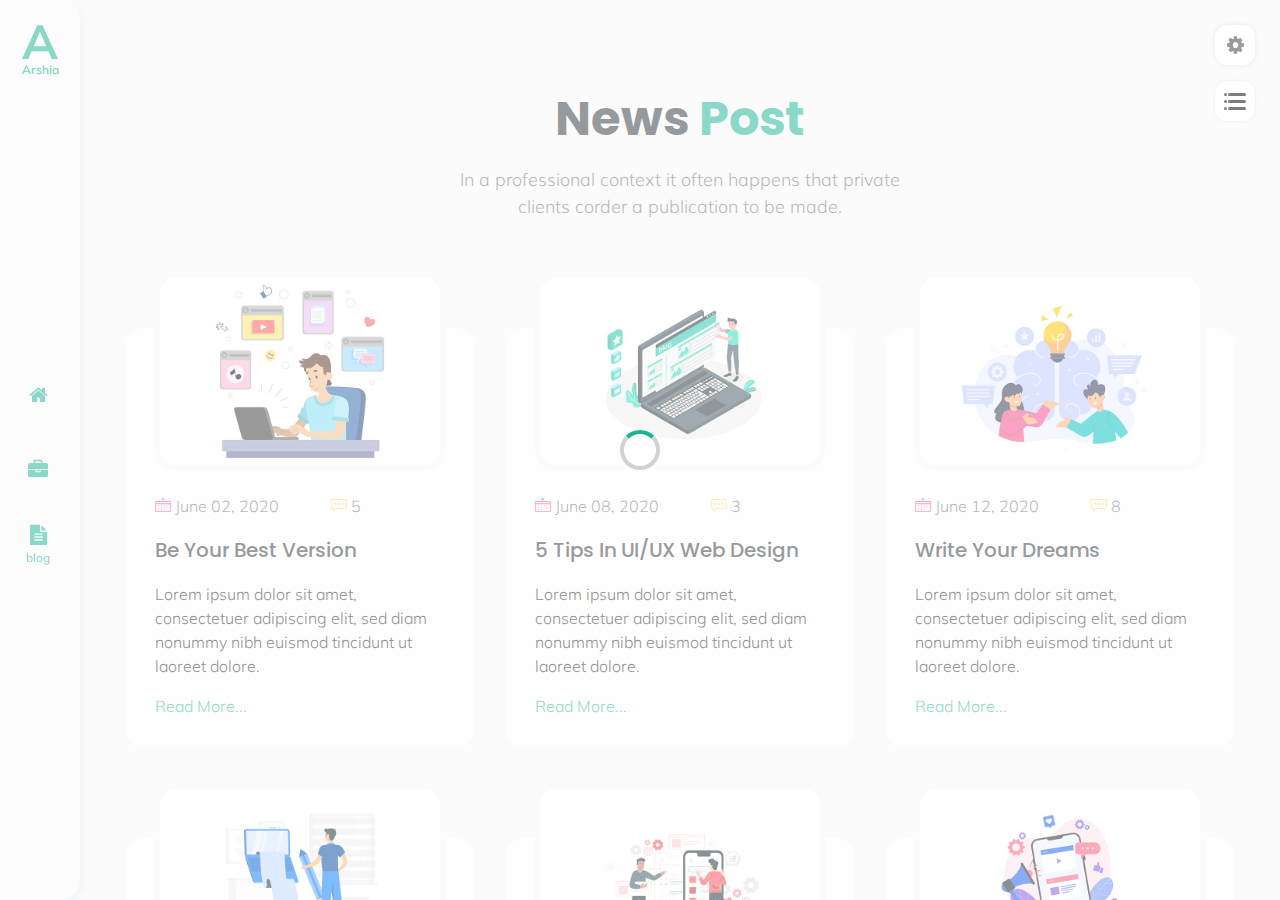
<file: Session-3/My Web Sites/cv/retrina.com/demo/arshia/arshia/cv/blog.html>
<!DOCTYPE html>
<html lang="en">
    
<!-- Mirrored from retrina.com/demo/arshia/arshia/cv/blog.html by HTTrack Website Copier/3.x [XR&CO'2014], Mon, 11 Sep 2023 13:41:39 GMT -->
<head>
        <meta charset="UTF-8">
        <meta name="viewport" content="width=device-width, initial-scale=1, shrink-to-fit=no">
        <title>Arshia - Fully Responsive Personal Template</title>
        <meta name="description" content="" />
        <meta name="keywords" content="" />
        <meta name="author" content="Retrina Group" />

        <!--  FavIcon  -->
        <link rel="shortcut icon" href="assets/img/favicon.ico">

        <!-- Google Fonts -->
		<link href="https://fonts.googleapis.com/css?family=Muli:300,400,600" rel="stylesheet">
		<link href="https://fonts.googleapis.com/css?family=Poppins:400,500,600,700" rel="stylesheet">

        <!-- FontAwesome Css -->
        <link rel="stylesheet" href="assets/css/font-awesome.min.css">
        <!-- Line icon Css -->
        <link rel="stylesheet" href="assets/css/LineIcons.css">
        <!-- Bootstrap Css -->
        <link rel="stylesheet" href="assets/css/bootstrap.css">
        <!-- Owl Carousel Css -->
        <link rel="stylesheet" href="assets/css/owl.carousel.min.css">
        <!-- Magnific Popup Css -->
        <link rel="stylesheet" href="assets/css/magnific-popup.css">
        <!-- Colors Css -->
        <link rel="stylesheet" href="assets/css/color/green-color.css" id="option-color">
        <!--  Custom Style CSS  -->
        <link rel="stylesheet" href="assets/css/main.css">

    </head>

    <body data-spy="scroll" data-target="#scrollspy" data-offset="1" class="flat-demo">

    <!--  Pre Loader  -->
    <div id="overlayer"></div>
    <span class="loader"></span>

    <!--   Header Start -->
    <header>
        <div class="header-navbar h-100">
            <a class="navbar-brand" href="colorfull.html"><b>A</b><span>Arshia</span></a>
            <ul class="list-group menu text-center" id="menu">
                <li class="list-group-item"><a href="colorfull.html"><i class="fa fa-home"></i><span>home</span></a></li>
                <li class="list-group-item"><a href="portfolio.html"><i class="fa fa-briefcase"></i><span>works</span></a></li>
                <li class="list-group-item"><a class="active" href="blog.html"><i class="fa fa-file-text"></i><span>blog</span></a></li>
            </ul>
            <div class="menu-toggler">
                <span>
                    <i class="text-white lni-menu"></i>
                </span>
            </div>
        </div>
    </header>
    <!--   Header End   -->

    <main id="main">

        <!--  Blog Start  -->
        <section id="blog" class="section blog active">
            <div class="display-table">
                <div class="display-content">
                    <div class="container">
                        <div class="row">
                            <div class="col-lg-12">
                                <div class="text-center title">
                                    <h2 class="text-dark">News <span class="base-color">Post</span></h2>
                                    <p class="text-muted mb-5 max-width-450">In a professional context it often happens that private clients corder a publication to be made.</p>
                                </div>
                            </div>
                        </div>
                        <div class="row">
                            <!--  Item 01 -->
                            <div class="col-lg-4">
                                <div class="blog-item box-border">
                                    <div class="blog-image">
                                        <div class="blog-intro">
                                            <img src="assets/img/blog-07.jpg" alt="/">
                                        </div>
                                    </div>
                                    <div class="blog-content">
                                        <ul class="list-inline mt-4">
                                                <li class="list-inline-item">
                                                    <i class="lni-calendar data-text-color" data-color="#ff5380"></i>
                                                    <span class="text-muted">June 02, 2020 </span>
                                                </li>
                                                <li class="list-inline-item">
                                                    <i class="lni-comment data-text-color" data-color="#fbdd62"></i>
                                                    <span class="text-muted">5</span>
                                                </li>
                                            </ul>
                                            <h5 class="mb-3"><a class="text-dark" href="blog-single.html"> Be Your Best Version</a></h5>
                                        <p>Lorem ipsum dolor sit amet, consectetuer adipiscing elit, sed diam nonummy nibh euismod tincidunt ut laoreet dolore.</p>
                                        <div class="blog-link">
                                            <a class="base-color" href="blog-single.html">Read More...</a>
                                        </div>
                                    </div>
                                </div>
                            </div>
                            <!--  Item 02 -->
                            <div class="col-lg-4">
                                <div class="blog-item box-border">
                                    <div class="blog-image">
                                        <div class="blog-intro">
                                            <img src="assets/img/blog-08.jpg" alt="/">
                                        </div>
                                    </div>
                                    <div class="blog-content">
                                        <ul class="list-inline mt-4">
                                                <li class="list-inline-item">
                                                    <i class="lni-calendar data-text-color" data-color="#ff5380"></i>
                                                    <span class="text-muted">June 08, 2020 </span>
                                                </li>
                                                <li class="list-inline-item">
                                                    <i class="lni-comment data-text-color" data-color="#fbdd62"></i>
                                                    <span class="text-muted">3</span>
                                                </li>
                                            </ul>
                                            <h5 class="mb-3"><a class="text-dark" href="blog-single.html"> 5 Tips In UI/UX Web Design</a></h5>
                                        <p>Lorem ipsum dolor sit amet, consectetuer adipiscing elit, sed diam nonummy nibh euismod tincidunt ut laoreet dolore.</p>
                                        <div class="blog-link">
                                            <a class="base-color" href="blog-single.html">Read More...</a>
                                        </div>
                                    </div>
                                </div>
                            </div>
                            <!--  Item 03 -->
                            <div class="col-lg-4">
                                <div class="blog-item box-border">
                                    <div class="blog-image">
                                        <div class="blog-intro">
                                            <img src="assets/img/blog-09.jpg" alt="/">
                                        </div>
                                    </div>
                                    <div class="blog-content">
                                        <ul class="list-inline mt-4">
                                                <li class="list-inline-item">
                                                    <i class="lni-calendar data-text-color" data-color="#ff5380"></i>
                                                    <span class="text-muted">June 12, 2020 </span>
                                                </li>
                                                <li class="list-inline-item">
                                                    <i class="lni-comment data-text-color" data-color="#fbdd62"></i>
                                                    <span class="text-muted">8</span>
                                                </li>
                                            </ul>
                                            <h5 class="mb-3"><a class="text-dark" href="blog-single.html"> Write Your Dreams</a></h5>
                                        <p>Lorem ipsum dolor sit amet, consectetuer adipiscing elit, sed diam nonummy nibh euismod tincidunt ut laoreet dolore.</p>
                                        <div class="blog-link">
                                            <a class="base-color" href="blog-single.html">Read More...</a>
                                        </div>
                                    </div>
                                </div>
                            </div>
                            <!--  Item 04 -->
                            <div class="col-lg-4">
                                <div class="blog-item box-border">
                                    <div class="blog-image">
                                        <div class="blog-intro">
                                            <img src="assets/img/blog-10.jpg" alt="/">
                                        </div>
                                    </div>
                                    <div class="blog-content">
                                        <ul class="list-inline mt-4">
                                                <li class="list-inline-item">
                                                    <i class="lni-calendar data-text-color" data-color="#ff5380"></i>
                                                    <span class="text-muted">June 20, 2020 </span>
                                                </li>
                                                <li class="list-inline-item">
                                                    <i class="lni-comment data-text-color" data-color="#fbdd62"></i>
                                                    <span class="text-muted">2</span>
                                                </li>
                                            </ul>
                                            <h5 class="mb-3"><a class="text-dark" href="blog-single.html"> Be Your Best Version</a></h5>
                                        <p>Lorem ipsum dolor sit amet, consectetuer adipiscing elit, sed diam nonummy nibh euismod tincidunt ut laoreet dolore.</p>
                                        <div class="blog-link">
                                            <a class="base-color" href="blog-single.html">Read More...</a>
                                        </div>
                                    </div>
                                </div>
                            </div>
                            <!--  Item 05 -->
                            <div class="col-lg-4">
                                <div class="blog-item box-border">
                                    <div class="blog-image">
                                        <div class="blog-intro">
                                            <img src="assets/img/blog-11.jpg" alt="/">
                                        </div>
                                    </div>
                                    <div class="blog-content">
                                        <ul class="list-inline mt-4">
                                                <li class="list-inline-item">
                                                    <i class="lni-calendar data-text-color" data-color="#ff5380"></i>
                                                    <span class="text-muted">June 20, 2020 </span>
                                                </li>
                                                <li class="list-inline-item">
                                                    <i class="lni-comment data-text-color" data-color="#fbdd62"></i>
                                                    <span class="text-muted">10</span>
                                                </li>
                                            </ul>
                                            <h5 class="mb-3"><a class="text-dark" href="blog-single.html"> 5 Tips In UI/UX Web Design</a></h5>
                                        <p>Lorem ipsum dolor sit amet, consectetuer adipiscing elit, sed diam nonummy nibh euismod tincidunt ut laoreet dolore.</p>
                                        <div class="blog-link">
                                            <a class="base-color" href="blog-single.html">Read More...</a>
                                        </div>
                                    </div>
                                </div>
                            </div>
                            <!--  Item 06 -->
                            <div class="col-lg-4">
                                <div class="blog-item box-border">
                                    <div class="blog-image">
                                        <div class="blog-intro">
                                            <img src="assets/img/blog-12.jpg" alt="/">
                                        </div>
                                    </div>
                                    <div class="blog-content">
                                        <ul class="list-inline mt-4">
                                                <li class="list-inline-item">
                                                    <i class="lni-calendar data-text-color" data-color="#ff5380"></i>
                                                    <span class="text-muted">June 25, 2020 </span>
                                                </li>
                                                <li class="list-inline-item">
                                                    <i class="lni-comment data-text-color" data-color="#fbdd62"></i>
                                                    <span class="text-muted">12</span>
                                                </li>
                                            </ul>
                                        <h5 class="mb-3"><a class="text-dark" href="blog-single.html"> Write Your Dreams</a></h5>
                                        <p>Lorem ipsum dolor sit amet, consectetuer adipiscing elit, sed diam nonummy nibh euismod tincidunt ut laoreet dolore.</p>
                                        <div class="blog-link">
                                            <a class="base-color" href="blog-single.html">Read More...</a>
                                        </div>
                                    </div>
                                </div>
                            </div>
                        </div>
                    </div>
                </div>
            </div>
        </section>
        <!--   Blog End   -->

        <!--   Aside Start   -->
        <aside class="post-sidebar">
            <!-- Toggler Button -->
            <div class="post-sidebar-toggle">
                <span></span>
                <span></span>
                <span></span>
            </div>
            <div class="post-sidebar-content">
                <!-- Search -->
                <div class="search">
                    <form action="#" role="search" method="get">
                        <div class="position-relative  form-group">
                            <input type="text" placeholder="Enter your keywords..." id="search" name="s">
                            <button type="submit" id="searchsubmit" class="btn"><i class="fa fa-search"></i></button>
                        </div>
                    </form>
                </div>
                <!-- Recent Posts -->
                <div class="aside-contents">
                    <div class="aside-title">
                        <span class="base-color">Recent Posts</span>
                    </div>
                    <div class="aside-item">
                        <ul class="list-unstyled mb-0">
                            <li><i class="fa fa-circle-o base-color"></i><a href="#">Be Your Best Version</a></li>
                            <li><i class="fa fa-circle-o base-color"></i><a href="#">5 Tips In UI/UX Web Design</a></li>
                            <li><i class="fa fa-circle-o base-color"></i><a href="#">Write Your Dreams</a></li>
                            <li><i class="fa fa-circle-o base-color"></i><a href="#">Learn HTML5 and CSS3 in 5 days</a></li>
                            <li><i class="fa fa-circle-o base-color"></i><a href="#">Witch one is better? React or Vue?</a></li>
                        </ul>
                    </div>
                </div>
                <!-- Recent Comments -->
                <div class="aside-contents">
                    <div class="aside-title">
                        <span class="base-color">Recent Comments</span>
                    </div>
                    <div class="aside-item">
                        <ul class="list-unstyled mb-0">
                            <li><i class="fa fa-circle-o base-color"></i><a href="#">A WordPress Commenter on Hello world!</a></li>
                            <li><i class="fa fa-circle-o base-color"></i><a href="#">There are 3 ways to know witch one is better? I say Vue</a></li>
                            <li><i class="fa fa-circle-o base-color"></i><a href="#">Thanks for your Html 5 and Css 3 learning. That was awesome.</a></li>
                        </ul>
                    </div>
                </div>
                <!-- Categories -->
                <div class="aside-contents">
                    <div class="aside-title">
                        <span class="base-color">Categories</span>
                    </div>
                    <div class="aside-item">
                        <ul class="list-unstyled mb-0">
                            <li class="cat-item"><i class="fa fa-circle-o base-color"></i><a href="#">Develop</a></li>
                            <li class="cat-item"><i class="fa fa-circle-o base-color"></i><a href="#">Logo Design</a></li>
                            <li class="cat-item"><i class="fa fa-circle-o base-color"></i><a href="#">UI and UX</a></li>
                            <li class="cat-item"><i class="fa fa-circle-o base-color"></i><a href="#">Web Design</a></li>
                        </ul>
                    </div>
                </div>
                <!-- Archives -->
                <div class="aside-contents">
                    <div class="aside-title">
                        <span class="base-color">Archives</span>
                    </div>
                    <div class="aside-item">
                        <ul class="list-unstyled mb-0">
                            <li><i class="fa fa-circle-o base-color"></i><a href="#">November 2020</a></li>
                            <li><i class="fa fa-circle-o base-color"></i><a href="#">October 2020</a></li>
                            <li><i class="fa fa-circle-o base-color"></i><a href="#">July 2020</a></li>
                            <li><i class="fa fa-circle-o base-color"></i><a href="#">April 2020</a></li>
                        </ul>
                    </div>
                </div>
                <!-- Tags -->
                <div class="aside-contents">
                    <div class="aside-title">
                        <span class="base-color">Tags</span>
                    </div>
                    <div class="aside-item blog-single-tag mb-0">
                        <ul class="list-unstyled mb-0">
                            <li><i class="fa fa-circle-o base-color"></i><a href="#">CSS3</a></li>
                            <li><i class="fa fa-circle-o base-color"></i><a href="#">HTML5</a></li>
                            <li><i class="fa fa-circle-o base-color"></i><a href="#">Web Design</a></li>
                        </ul>
                    </div>
                </div>
            </div>
        </aside>
        <!--   Aside End   --> 

        <!-- Contact Start -->
        <section id="contact" class="section contact">
            <div class="display-table">
                <div class="display-content">
                    <div class="container">
                        <div class="row copy-right">
                            <div class="col-12 text-center">
                                <p>Copyright © 2019. Template has been designed by <span class="base-color">Retrina</span></p>
                            </div>
                        </div>
                    </div>
                </div>
            </div>
        </section>
        <!--  Contact End  -->

    </main>

    <!-- Start Options -->
    <div id="color-switcher" class="color-switcher" >
        <div class="text-center color-pallet hide">
            <h6 class="theme-skin-title">Theme Skin</h6>
            <ul class="theme-skin list-inline">
                <li class="list-inline-item">
                    <a href="javascript:void(0)" class="flat-skin active">Flat</a>
                </li>
                <li class="list-inline-item">
                    <a href="javascript:void(0)" class="neo-skin">Neo</a>
                </li>
            </ul>
            <h6 class="text-center mt-3">Select your color</h6>
            <ul class="pattern">
                <li>
                    <a class="color1" href="#"></a>
                </li>
                <li>
                    <a class="color2" href="#"></a>
                </li>
                <li>
                    <a class="color3" href="#"></a>
                </li>
                <li>
                    <a class="color4" href="#"></a>
                </li>
                <li>
                    <a class="color5" href="#"></a>
                </li>
                <li>
                    <a class="color6" href="#"></a>
                </li>
                <li>
                    <a class="color7" href="#"></a>
                </li>
                <li>
                    <a class="color8" href="#"></a>
                </li>
                <li>
                    <a class="color9" href="#"></a>
                </li>
            </ul>
            <h6 class="my-2 color-scheme-title">Light & Dark Version</h6>
            <ul class="color-scheme list-inline">
                <li class="list-inline-item">
                    <a href="javascript:void(0)" class="light-scheme active"><i class="lni-sun"></i> Light</a>
                </li>
                <li class="list-inline-item">
                    <a href="javascript:void(0)" class="dark-scheme"><i class="lni-night"></i> Dark</a>
                </li>
            </ul>
        </div>
        <div class="pallet-button hide">
            <a href="#" class="cp-toggle"><i class="fa fa-cog fa-spin"></i></a>
        </div>
    </div>
    <!-- End Options -->

    <!--  JavaScripts  -->
    <script src="assets/js/jquery-3.4.1.min.js"></script>
    <!--  Bootstrap Js  -->
    <script src="assets/js/bootstrap.js"></script>
    <!--  Easing Js  -->
    <script src="assets/js/jquery.easing.min.js"></script>
    <!--  CountTo Js  -->
    <script src="assets/js/jquery.countTo.js"></script>
    <!--  Typed Js  -->
    <script src="assets/js/typed.js"></script>
    <!--  Magnific Popup Js  -->
    <script src="assets/js/jquery.magnific-popup.min.js"></script>
    <!--  Isotope Js  -->
    <script src="assets/js/isotope.pkgd.min.js"></script>
    <!--  Owl Carousel Js  -->
    <script src="assets/js/owl.carousel.min.js"></script>
    <!--  Custom JS  -->
    <script src="assets/js/arshia.js"></script>

    </body>

<!-- Mirrored from retrina.com/demo/arshia/arshia/cv/blog.html by HTTrack Website Copier/3.x [XR&CO'2014], Mon, 11 Sep 2023 13:41:43 GMT -->
</html>
</file>
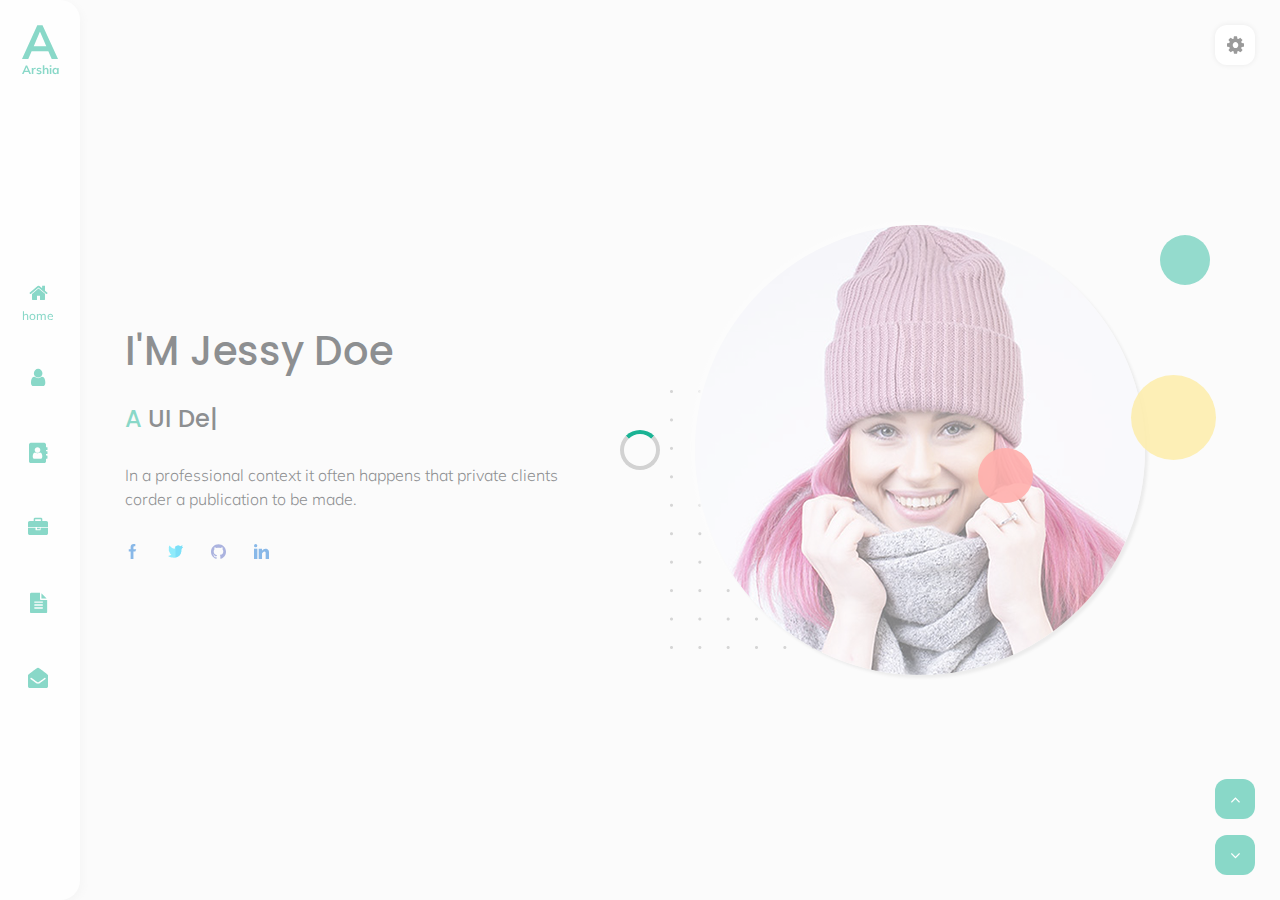
<file: Session-3/My Web Sites/cv/retrina.com/demo/arshia/arshia/cv/colorfull.html>
<!DOCTYPE html>
<html lang="en">
    
<!-- Mirrored from retrina.com/demo/arshia/arshia/cv/colorfull.html by HTTrack Website Copier/3.x [XR&CO'2014], Mon, 11 Sep 2023 13:41:44 GMT -->
<head>
        <meta charset="UTF-8">
        <meta name="viewport" content="width=device-width, initial-scale=1, shrink-to-fit=no">
        <title>Arshia - Fully Responsive Personal Template</title>
        <meta name="description" content="" />
        <meta name="keywords" content="" />
        <meta name="author" content="Retrina Group" />

        <!--  FavIcon  -->
        <link rel="shortcut icon" href="assets/img/favicon.ico">

        <!-- Google Fonts -->
		<link href="https://fonts.googleapis.com/css?family=Muli:300,400,600" rel="stylesheet">
		<link href="https://fonts.googleapis.com/css?family=Poppins:400,500,600,700" rel="stylesheet">

        <!-- FontAwesome Css -->
        <link rel="stylesheet" href="assets/css/font-awesome.min.css">
        <!-- Line icon Css -->
        <link rel="stylesheet" href="assets/css/LineIcons.css">
        <!-- Bootstrap Css -->
        <link rel="stylesheet" href="assets/css/bootstrap.css">
        <!-- Owl Carousel Css -->
        <link rel="stylesheet" href="assets/css/owl.carousel.min.css">
        <!-- Magnific Popup Css -->
        <link rel="stylesheet" href="assets/css/magnific-popup.css">
        <!-- Colors Css -->
        <link rel="stylesheet" href="assets/css/color/green-color.css" id="option-color">
        <!--  Custom Style CSS  -->
        <link rel="stylesheet" href="assets/css/main.css">
        <!-- Colorfull Css -->
        <link rel="stylesheet" href="assets/css/color/colorfull-main.css">
    </head>
    <body class="flat-demo">

    <!--  Pre Loader  -->
    <div id="overlayer"></div>
    <span class="loader"></span>

    <!-- Portfolio Single Modal Start -->
    <div class="portfolio-single modal fade" id="portfolio-single" tabindex="-1" role="dialog" aria-labelledby="portfolioModalScrollable" aria-hidden="true">
        <div class="modal-dialog modal-dialog-scrollable" role="document">
            <div class="modal-content text-muted">
                <div class="modal-header">
                    <h5 class="modal-title" id="portfolioModalScrollable">My Work</h5>
                    <button type="button" class="close" data-dismiss="modal" aria-label="Close">
                        <span aria-hidden="true">&times;</span>
                    </button>
                </div>
                <div class="modal-body">
                    <div class="pt-4 pb-5">
                        <div class="container">
                            <div class="row">
                                <div class="col-12 col-md-10 mx-auto">
                                    <div class="text-center">
                                        <h2 class="mb-3">Single <span class="base-color"> Portfolio</span></h2>
                                        <p class="max-width-450">In a professional context it often happens that private clients corder a publication to be made.</p>
                                    </div>
                                    <div class="row contact-info mt-5">
                                        <div class="col-md-4">
                                            <div class="text-center">
                                                <div>
                                                    <h6>Created by:</h6>
                                                    <p class="mb-0">Jessy Doe</p>
                                                </div>
                                            </div>
                                        </div>
                                        <div class="col-md-4 p-title-border mt-3 mt-md-0">
                                            <div class="text-center">
                                                <div>
                                                    <h6 class="contact_detail-title">Completed on:</h6>
                                                    <p class="mb-0">September 30, 2019</p>
                                                </div>
                                            </div>
                                        </div>
                                        <div class="col-md-4 mt-3 mt-md-0">
                                            <div class="text-center">
                                                <div>
                                                    <h6>Skills:</h6>
                                                    <p class="mb-0">HTML5 / PHP / CSS3</p>
                                                </div>
                                            </div>
                                        </div>
                                    </div>
                                    <div class="mt-5">
                                        <div class="portfolio-single-item image-border">
                                            <img src="assets/img/portfolio-01.jpg" class="d-block" alt="...">
                                        </div>
                                    </div>
                                    <div class="text-md-left mt-5">
                                        <p class="my-3">These words are here to provide the reader with a basic impression of how actual text will appear in its final presentation. This is dummy copy. It is not meant to be read. It has been placed here solely to demonstrate the look and feel of finished, typeset text. These words are here to provide the reader with a basic impression of how actual text will appear in its final presentation. Only for show.</p>
                                        <p class="mt-3 mb-0">These words are here to provide the reader with a basic impression of how actual text will appear in its final presentation. This is dummy copy. It is not meant to be read. It has been placed here solely to demonstrate the look and feel of finished, typeset text. These words are here to provide the reader with a basic impression of how actual text will appear in its final presentation. Only for show.</p>
                                    </div>
                                </div>
                            </div>
                        </div>
                    </div>
                </div>
            </div>
        </div>
    </div>
    <!--  Portfolio Single Modal End  -->

    <!-- Blog Single Modal Start -->
    <div class="blog-single modal fade" id="blog-single" tabindex="-1" role="dialog" aria-labelledby="blogModalScrollable" aria-hidden="true">
        <div class="modal-dialog modal-dialog-scrollable" role="document">
            <div class="modal-content">
                <div class="modal-header">
                    <h5 class="modal-title" id="blogModalScrollable">Blog Single Modal</h5>
                    <button type="button" class="close" data-dismiss="modal" aria-label="Close">
                        <span aria-hidden="true">&times;</span>
                    </button>
                </div>
                <div class="modal-body">
                    <!--   Blog-single   Start -->
                    <div class="pt-4 pb-5 text-muted">
                        <div class="container">
                            <div class="row">
                                <div class="col-lg-10 mx-auto blog">
                                    <div class="rounded">
                                        <div class="text-md-left">
                                            <h1 class="mb-4 h4">The best way to become a good web designer</h1>
                                            <div class="entry-meta mb-4">
                                                <ul class="list-inline">
                                                    <li class="list-inline-item">
                                                        <a class="base-color" href="blog.html"><i class="fa fa-calendar"></i>21 Jul 2020</a>
                                                    </li>
                                                    <li class="list-inline-item">
                                                        <a class="base-color" href="blog.html" title="Posts by admin" rel="author"><i class="fa fa-user"></i>admin</a>                                    
                                                    </li>
                                                    <li class="list-inline-item">
                                                        <a class="base-color" href="blog.html" rel="category tag"><i class="fa fa-folder-open"></i>Logo Design</a>                                    
                                                    </li>
                                                    <li class="list-inline-item">
                                                        <a class="base-color" href="blog.html"><i class="fa fa-comments"></i>No Comments.</a>                                 
                                                    </li>
                                                </ul>
                                            </div>
                                            <div class="entry-image image-border mb-4">
                                                <img src="assets/img/blog-01.jpg" alt="">
                                            </div>
                                            <div class="entry-content box-border p-3">
                                                <p>These words are here to provide the reader with a basic impression of how actual text will appear in its final presentation. This is dummy copy. It is not meant to be read. It has been placed here solely to demonstrate the look and feel of finished, typeset text. These words are here to provide the reader with a basic impression of how actual text will appear in its final presentation. Only for show.</p>
                                                <div class="px-md-5 px-3 py-4 quotation">
                                                    <i class="base-color lni-quotation size-md"></i>
                                                    <h6 class="base-color font-italic mb-0">We Love Buna, lorem ipsum dolor sit amet, consectetur adipiscing elit. Vestibulum id ligula felis euismod semper.</h6>
                                                </div>
                                                <p class="my-3">This is dummy copy. It is not meant to be read. It has been placed here solely to demonstrate the look and feel of finished, typeset text. These words are here to provide the reader with a basic impression of how actual text will appear in its final presentation. Only for show.</p>
                                                <ul class="mt-4 checkmark-list mb-0">
                                                    <!-- Item-01 -->
                                                    <li class="mb-2">
                                                        <span>The purpose of lorem ipsum is to create</span>
                                                    </li>
                                                    <!-- Item-02 -->
                                                    <li class="mb-2">
                                                        <span>In particular, the garbled words of lorem ipsum</span>
                                                    </li>
                                                    <!-- Item-03 -->
                                                    <li class="">
                                                        <span>occasionally circumstances occur in which toil</span>
                                                    </li>
                                                </ul>
                                                <p class="mt-3 mb-0">These words are here to provide the reader with a basic impression of how actual text will appear in its final presentation. This is dummy copy. It is not meant to be read. It has been placed here solely to demonstrate the look and feel of finished, typeset text. These words are here to provide the reader with a basic impression of how actual text will appear in its final presentation. Only for show.</p>
                                            </div>
                                            <!-- Comments -->
                                            <h2 class="text-left my-4">Comments</h2>
                                            <div id="user-comments" class="comments mt-4 box-border">
                                                <ul class="comment even thread-even depth-1 list-unstyled comments-list m-0" id="comment-1">
                                                    <li id="div-comment-1" class="p-3">
                                                        <div class="comment-wrap">
                                                            <div class="comment-image float-left">
                                                                <div class="commnet-image-border">
                                                                    <img alt="/" src="assets/img/woman.png" class="avatar avatar-65 photo" height="65" width="65">
                                                                </div>
                                                            </div>
                                                            <div class="comment-content">
                                                                <div class="comment-author">
                                                                    <span>Jessy Doe</span>
                                                                    <p class="text-muted comment-date">July 23, 2020 at 9:32 am</p>
                                                                    <a href="#" class="comment-reply-link"><i class="fa fa-reply"></i> Reply</a>
                                                                </div>
                                                                <div class="comment-text">
                                                                    <span>Hi, this is a comment. To get started with moderating, editing, and deleting comments, please visit the Comments screen in the dashboard. Commenter avatars come from Gravatar.</span>
                                                                </div>
                                                            </div>
                                                        </div>
                                                    </li>
                                                    <li id="div-comment-1-2" class="reply-comment p-3">
                                                        <div class="comment-wrap">
                                                            <div class="comment-image float-left">
                                                                <div class="commnet-image-border">
                                                                    <img alt="/" src="assets/img/woman-avator.png" class="avatar avatar-65 photo" height="65" width="65">
                                                                </div>
                                                            </div>
                                                            <div class="comment-content">
                                                                <div class="comment-author">
                                                                    <span>Marry Doe</span>
                                                                    <p class="text-muted comment-date">July 23, 2020 at 9:32 am</p>
                                                                    <a href="#" class="comment-reply-link"><i class="fa fa-reply"></i> Reply</a>
                                                                </div>
                                                                <div class="comment-text">
                                                                    <span>Hi, this is a comment. To get started with moderating, editing, and deleting comments, please visit the Comments screen in the dashboard. Commenter avatars come from Gravatar.</span>
                                                                </div>
                                                            </div>
                                                        </div>
                                                    </li>
                                                </ul>
                                                <div class="comments-devider"></div>
                                                <ul class="comment even thread-even depth-1 list-unstyled comments-list m-0" id="comment-2">
                                                    <li id="div-comment-2" class="p-3">
                                                        <div class="comment-wrap">
                                                            <div class="comment-image float-left">
                                                                <div class="commnet-image-border">
                                                                    <img alt="/" src="assets/img/man.png" class="avatar avatar-65 photo" height="65" width="65">
                                                                </div>
                                                            </div>
                                                            <div class="comment-content">
                                                                <div class="comment-author">
                                                                    <span>Michael Anderson</span>
                                                                    <p class="text-muted comment-date">July 23, 2020 at 9:32 am</p>
                                                                    <a href="#" class="comment-reply-link"><i class="fa fa-reply"></i> Reply</a>
                                                                </div>
                                                                <div class="comment-text">
                                                                    <span>Hi, this is a comment. To get started with moderating, editing, and deleting comments, please visit the Comments screen in the dashboard. Commenter avatars come from Gravatar.</span>
                                                                </div>
                                                            </div>
                                                        </div>
                                                    </li>
                                                </ul>
                                                <div class="comments-devider"></div>
                                                <ul class="comment even thread-even depth-1 list-unstyled comments-list m-0" id="comment-3">
                                                    <li id="div-comment-3" class="p-3">
                                                        <div class="comment-wrap">
                                                            <div class="comment-image float-left">
                                                                <div class="commnet-image-border">
                                                                    <img alt="/" src="assets/img/woman-avator.png" class="avatar avatar-65 photo" height="65" width="65">
                                                                </div>
                                                            </div>
                                                            <div class="comment-content">
                                                                <div class="comment-author">
                                                                    <span>Olivia Anderson</span>
                                                                    <p class="text-muted comment-date">July 23, 2020 at 9:32 am</p>
                                                                    <a href="#" class="comment-reply-link"><i class="fa fa-reply"></i> Reply</a>
                                                                </div>
                                                                <div class="comment-text">
                                                                    <span>Hi, this is a comment. To get started with moderating, editing, and deleting comments, please visit the Comments screen in the dashboard. Commenter avatars come from Gravatar.</span>
                                                                </div>
                                                            </div>
                                                        </div>
                                                    </li>
                                                </ul>
                                            </div>
                                            <!--Blog Reply-->
                                            <div class="contact mt-4">
                                                <div class="contact-form">
                                                    <h2 class="text-left mb-4">Leave a reply</h2>
                                                    <form>
                                                        <div class="row">
                                                            <div class="col-lg-6 form-item">
                                                                <div class="form-group">
                                                                    <input name="name" id="blog-name" type="text" class="form-control" placeholder="Your Name*" required>
                                                                </div>
                                                            </div>
                                                            <div class="col-lg-6 form-item">
                                                                <div class="form-group">
                                                                    <input name="email" id="blog-email" type="email" class="form-control" placeholder="Your Email*" required>
                                                                </div>
                                                            </div>
                                                            <div class="col-12 form-item">
                                                                <div class="form-group">
                                                                    <textarea name="comments" id="blog-comments" rows="4" class="form-control" placeholder="Your message..."></textarea>
                                                                </div>
                                                            </div>
                                                            <div class="col-sm-12 mt-4 text-left">
                                                                <div class="button-border">
                                                                    <button type="submit" class="pill-button" id="blog-submit-btn">Submit</button>
                                                                </div>
                                                            </div>
                                                        </div>
                                                    </form>
                                                </div>
                                            </div>
                                        </div>
                                    </div>
                                </div>
                            </div>
                        </div>
                    </div>
                </div>
            </div>
        </div>
    </div>
    <!--  Blog Single Modal End  -->

    <!--   Header Start -->
    <header>
        <div class="header-navbar h-100">
            <a class="navbar-brand" href="#"><b>A</b><span>Arshia</span></a>
            <ul class="list-group menu text-center" id="menu">
                <li class="list-group-item"><a class="active" href="#hero"><i class="fa fa-home"></i><span>home</span></a></li>
                <li class="list-group-item"><a href="#about"><i class="fa fa-user"></i><span>about</span></a></li>
                <li class="list-group-item"><a href="#resume"><i class="fa fa-address-book"></i><span>resume</span></a></li>
                <li class="list-group-item"><a href="#portfolio"><i class="fa fa-briefcase"></i><span>works</span></a></li>
                <li class="list-group-item"><a href="#blog"><i class="fa fa-file-text"></i><span>blog</span></a></li>
                <li class="list-group-item"><a href="#contact"><i class="fa fa-envelope-open"></i><span>contact</span></a></li>
            </ul>
            <div class="menu-toggler">
                <span>
                    <i class="text-white lni-menu"></i>
                </span>
            </div>
        </div>
    </header>
    <!--   Header End   -->

    <main id="main">

        <!--  Hero Start  -->
        <section id="hero" class="section hero-06 active">
            <div class="display-table">
                <div class="display-content">
                    <div class="container">
                        <div class="row align-items-center">
                            <div class="col-lg-6 order-2 order-lg-1">
                                <div class="hero-content">
                                    <h1 class="mb-3">I'M Jessy Doe</h1>
                                    <h4 class="text-capitalize mb-0"><span class="base-color">A  </span> <span class="element" data-elements="UI Designer.,Web Designer.,Web Developer."></span></h4>
                                    <p class="max-width-450 mx-0 my-4">In a professional context it often happens that private clients corder a publication to be made.</p>
                                    <ul class="list-inline hero-social">
                                        <li class="list-inline-item">
                                            <a href="javascript:void(0);">
                                                <img src="assets/img/facebook.svg" alt="">
                                            </a>
                                        </li>
                                        <li class="list-inline-item">
                                            <a href="javascript:void(0);">
                                                <img src="assets/img/twitter.svg" alt="">
                                            </a>
                                        </li>
                                        <li class="list-inline-item">
                                            <a href="javascript:void(0);">
                                                <img src="assets/img/github.svg" alt="">
                                            </a>
                                        </li>
                                        <li class="list-inline-item">
                                            <a href="javascript:void(0);">
                                                <img src="assets/img/linkedin.svg" alt="">
                                            </a>
                                        </li>
                                    </ul>
                                </div>
                            </div>
                            <div class="col-lg-6 order-1 order-lg-2">
                                <div class="hero-images">
                                    <div class="square">
                                        <img src="assets/img/element_square.png" alt="/">
                                    </div>
                                    <div class="circle"></div>
                                    <div class="circle-2"></div>
                                    <div class="circle-3"></div>
                                    <div class="floating"></div>
                                    <div class="rounded-circle">
                                        <img src="assets/img/personal-image-05.jpg" alt="/" class="rounded-circle img-fluid">
                                    </div>
                                </div>
                            </div>
                        </div>
                    </div>
                </div>
            </div>
        </section>
        <!--  Hero End  -->

        <!--   About Start   -->
        <section id="about" class="section about">
            <div class="display-table">
                <div class="display-content">
                    <div class="container">
                        <div class="row">
                            <div class="col-lg-12">
                                <div class="text-center title">
                                    <h2 class="text-dark">About <span class="base-color">Me</span></h2>
                                    <p class="text-muted max-width-450 mb-5">In a professional context it often happens that private clients corder a publication to be made.</p>
                                </div>
                            </div>
                            <div class="col-lg-6">
                                <div class="image-border">
                                    <img src="assets/img/about-01.jpg" alt="/">
                                </div>
                            </div>
                            <div class="col-lg-6 mt-4 mt-lg-0">
                                <div class="personal-item ">
                                    <h3 class="text-dark mt-4 mt-lg-0"><span class="base-color">UI/UX</span> Designer & Web Developer</h3>
                                    <div class="row">
                                        <div class="col-6 personal-info">
                                            <ul class="list-unstyled pt-4">
                                                <li>
                                                    <p>Birthday : <span> 1 April 1990</span></p>
                                                </li>
                                                <li>
                                                    <p>Website : <span> www.retrina.com</span></p>
                                                </li>
                                                <li>
                                                    <p>Phone : <span> +123 456 7890</span></p>
                                                </li>
                                                <li>
                                                    <p>City : <span> New York, USA</span></p>
                                                </li>
                                            </ul>
                                        </div>
                                        <div class="col-6 personal-info">
                                            <ul class="list-unstyled pt-4">
                                                <li>
                                                    <p>Age : <span> 30</span></p>
                                                </li>
                                                <li>
                                                    <p>Degree : <span> Master</span></p>
                                                </li>
                                                <li>
                                                    <p>Mail : <span> <a href="https://retrina.com/cdn-cgi/l/email-protection" class="__cf_email__" data-cfemail="3340525e435f5673415647415a5d521d505c5e">[email&#160;protected]</a></span></p>
                                                </li>
                                                <li>
                                                    <p>Freelance : <span> Available</span></p>
                                                </li>
                                            </ul>
                                        </div>
                                    </div>
                                </div>
                                <div class="button-border mt-3 mb-lg-0 mr-4">
                                    <a href="javascript:void(0);" class="pill-button">Download Cv</a>
                                </div>
                                <div class="button-border mt-3 mb-lg-0 to-contact">
                                    <a href="#contact" class="pill-button">Hire Me</a>
                                </div>
                            </div>
                        </div>
                        <!-- Count up Start -->
                        <div id="count-up" class="count-up text-center box-border">
                            <div class="row">
                                <!-- Item-01 -->
                                <div class="col-6 col-lg-3 my-3 count-item ">
                                    <div class="count-icon">
                                        <img src="assets/img/folder.svg" alt="">
                                    </div>
                                    <div class="my-3">
                                        <span class="timer count-number" data-from="0" data-to="286" data-speed="5000">0</span>
                                    </div>
                                    <p class="mb-0">Files Download</p>
                                </div>
                                <!-- Item-02 -->
                                <div class="col-6 col-lg-3 my-3 count-item ">
                                    <div class="count-icon data-text-color" data-color="#fbdd62">
                                        <img src="assets/img/project.svg" alt="">
                                    </div>
                                    <div class="my-3">
                                        <span class="timer count-number" data-from="0" data-to="6549" data-speed="5000">0</span>
                                    </div>
                                    <p class="mb-0">Project Done</p>
                                </div>
                                <!-- Item-03 -->
                                <div class="col-6 col-lg-3 my-3 count-item ">
                                    <div class="count-icon data-text-color" data-color="#0bceaf">
                                        <img src="assets/img/medal.svg" alt="">
                                    </div>
                                    <div class="my-3">
                                        <span class="timer count-number" data-from="0" data-to="793" data-speed="5000">0</span>
                                    </div>
                                    <p class="mb-0">Get Award</p>
                                </div>
                                <!-- Item-04 -->
                                <div class="col-6 col-lg-3 my-3 count-item ">
                                    <div class="count-icon data-text-color" data-color="#0cc0de">
                                        <img src="assets/img/happy.svg" alt="">
                                    </div>
                                    <div class="my-3">
                                        <span class="timer count-number" data-from="0" data-to="286" data-speed="5000">0</span>
                                    </div>
                                    <p class="mb-0">Happy Client</p>
                                </div>
                            </div>
                        </div>
                        <!--  Count up End  -->
                        <!--  Service Start  -->
                        <div class="services colorfull-service">
                            <div class="row mt-5 ">
                                <div class="col-12">
                                    <h3 class="mb-0 text-dark">What <span class="base-color">I'm Doing</span></h3>
                                </div>
                            </div>
                            <div class="row">
                                <!-- Item 01 -->
                                <div class="col-lg-4 text-left">
                                    <div class="image-border">
                                        <div class="services-item box-hover-border data-background" data-color="#ff5380">
                                            <div class="float-left mt-lg-1 d-inline-block services-icon">
                                                <img src="assets/img/idea.svg" alt="/">
                                            </div>
                                            <div class="services-content">
                                                <h5 class="mb-3 text-white">Graphic Design</h5>
                                                <p class="text-white mb-0">In a professional context it often happens that private clients corder a publication to be made.</p>
                                            </div>
                                        </div>
                                    </div>
                                </div>
                                <!-- Item 02 -->
                                <div class="col-lg-4 text-left">
                                    <div class="image-border">
                                        <div class="services-item box-hover-border data-background" data-color="#fbdd62">
                                            <div class="float-left mt-lg-1 d-inline-block services-icon">
                                                <img src="assets/img/support.svg" alt="/">
                                            </div>
                                            <div class="services-content">
                                                <h5 class="mb-3 text-dark">Bootstrap support</h5>
                                                <p class="text-muted mb-0">In a professional context it often happens that private clients corder a publication to be made.</p>
                                            </div>
                                        </div>
                                    </div>
                                </div>
                                <!-- Item 03 -->
                                <div class="col-lg-4 text-left">
                                    <div class="image-border">
                                        <div class="services-item box-hover-border data-background" data-color="#0bceaf">
                                            <div class="float-left mt-lg-1 d-inline-block services-icon">
                                                <img src="assets/img/portfolio.svg" alt="/">
                                            </div>
                                            <div class="services-content">
                                                <h5 class="mb-3 text-white">Portfolio of works</h5>
                                                <p class="text-white mb-0">In a professional context it often happens that private clients corder a publication to be made.</p>
                                            </div>
                                        </div>
                                    </div>
                                </div>
                                <!-- Item 04 -->
                                <div class="col-lg-4 text-left">
                                    <div class="image-border">
                                        <div class="services-item box-hover-border data-background" data-color="#0bceaf"> 
                                            <div class="float-left mt-lg-1  d-inline-block services-icon">
                                                <img src="assets/img/responsive-design(1).svg" alt="/">
                                            </div>
                                            <div class="services-content">
                                                <h5 class="mb-3 text-white">Responsive Theme</h5>
                                                <p class="text-white mb-0">In a professional context it often happens that private clients corder a publication to be made.</p>
                                            </div>
                                        </div>
                                    </div>
                                </div>
                                <!-- Item 05 -->
                                <div class="col-lg-4 text-left">
                                    <div class="image-border">
                                        <div class="services-item box-hover-border data-background" data-color="#ff5380">
                                            <div class="float-left mt-lg-1 d-inline-block services-icon">
                                                <img src="assets/img/unlimited.svg" alt="/">
                                            </div>
                                            <div class="services-content">
                                                <h5 class="mb-3 text-white">Go Beyond Limits</h5>
                                                <p class="text-white mb-0">In a professional context it often happens that private clients corder a publication to be made.</p>
                                            </div>
                                        </div>
                                    </div>
                                </div>
                                <!-- Item 06 -->
                                <div class="col-lg-4 text-left">
                                    <div class="image-border">
                                        <div class="services-item box-hover-border data-background" data-color="#fbdd62">
                                            <div class="float-left mt-lg-1 d-inline-block services-icon">
                                                <img src="assets/img/premium-service.svg" alt="/">
                                            </div>
                                            <div class="services-content">
                                                <h5 class="mb-3 text-dark">Premium Slider</h5>
                                                <p class="text-muted mb-0">In a professional context it often happens that private clients corder a publication to be made.</p>
                                            </div>
                                        </div>
                                    </div>
                                </div>
                            </div>

                        </div>
                        <!--   Service End   -->
                        <!--   Client Start  -->
                        <div class="testimonial mt-5">
                            <div class="col-12">
                                <h3 class="mb-0 text-dark">Client <span class="base-color">Says</span></h3>
                            </div>
                            <div class="owl-carousel">
                                <!-- Testimonial Item-01 -->
                                <div class="testimonial-item box-border">
                                    <div class="testimonial-image">
                                        <div class="testimonial-image-border">
                                            <img src="assets/img/man.png" alt="/">
                                        </div>
                                    </div>
                                    <p class="mb-0 mt-2 text-muted">" In a professional context it often that private or corporate clients publication to be made.In a professional context it often happens that private."</p>
                                    <span class="d-block mt-3 font-weight-bold mr-2">John Doe,<small class="text-muted"> CEO Management</small></span>
                                </div>
                                <!-- Testimonial Item-02 -->
                                <div class="testimonial-item box-border">
                                    <div class="testimonial-image">
                                        <div class="testimonial-image-border">
                                            <img src="assets/img/woman-avator.png" alt="/">
                                        </div>
                                    </div>
                                    <p class="mb-0 mt-2 text-muted">" In a professional context it often that private or corporate clients publication to be made.In a professional context it often happens that private."</p>
                                    <span class="d-block mt-3 font-weight-bold mr-2">Mary Jane, <small class="text-muted">Marketing Head</small></span>
                                </div>
                                <!-- Testimonial Item-03 -->
                                <div class="testimonial-item box-border">
                                    <div class="testimonial-image">
                                        <div class="testimonial-image-border">
                                            <img src="assets/img/woman.png" alt="/">
                                        </div>
                                    </div>
                                    <p class="mb-0 mt-2 text-muted">" In a professional context it often that private or corporate clients publication to be made.In a professional context it often happens that private."</p>
                                    <span class="d-block mt-3 font-weight-bold mr-2">Jully Doe, <small class="text-muted">Design Strategist</small></span>
                                </div>
                                <!-- Testimonial Item-04 -->
                                <div class="testimonial-item box-border">
                                    <div class="testimonial-image">
                                        <div class="testimonial-image-border">
                                            <img src="assets/img/man-avator.png" alt="/">
                                        </div>
                                    </div>
                                    <p class="mb-0 mt-2 text-muted">" In a professional context it often that private or corporate clients publication to be made.In a professional context it often happens that private."</p>
                                    <span class="d-block mt-3 font-weight-bold mr-2">John Doe, <small class="text-muted">CEO Management</small></span>
                                </div>
                            </div>
                        </div>
                        <!--    Client End   -->
                    </div>
                </div>
            </div>
        </section>
        <!--    About End    -->

        <!--    Resume Start   -->
        <section id="resume" class="section resume">
            <div class="display-table">
                <div class="display-content">
                    <div class="container">
                        <div class="row">
                            <div class="col-lg-12">
                                <div class="text-center title">
                                    <h2 class="text-dark">My <span class="base-color">Resume</span></h2>
                                    <p class="text-muted max-width-450 mb-5">In a professional context it often happens that private clients corder a publication to be made.</p>
                                </div>
                            </div>
                        </div>
                        <!--    TimeLine Start   -->
                        <div class="row">
                            <div class="col-lg-6">
                                <h3 class="text-dark">
                                    <i class="lni-graduation base-color"></i>
                                    Education
                                </h3>
                                <div class="timeline-items box-border colorfull-timeline">
                                    <!--    Item 01   -->
                                    <div class="timeline-item timeline-border" data-color="#ff5380">
                                        <div class="timeline-icon data-background" data-color="#ff5380"></div>
                                        <div class="timeline-contents">
                                            <div class="time-line-header">
                                                <h6 class="timeline-title">Master In Computer Science</h6>
                                                <p class="timeline-year">2008 - 2012</p>
                                            </div>
                                            <div class="timeline-content">
                                                <p>Lorem ipsum dolor sit amet, consectetur adipiscing elit. Quisque scelerisque diam non nisi semper, et elementum lorem ornare.</p>
                                            </div>
                                        </div>
                                    </div>
                                    <!--    Item 02   -->
                                    <div class="timeline-item timeline-border" data-color="#fbdd62">
                                        <div class="timeline-icon data-background" data-color="#fbdd62"></div>
                                        <div class="timeline-contents">
                                            <div class="time-line-header">
                                                <h6 class="timeline-title">Studied at New York University</h6>
                                                <p class="timeline-year">2012 - 2014</p>
                                            </div>
                                            <div class="timeline-content">
                                                <p>Lorem ipsum dolor sit amet, consectetur adipiscing elit. Quisque scelerisque diam non nisi semper, et elementum lorem ornare.</p>
                                            </div>
                                        </div>
                                    </div>
                                    <!--    Item 03   -->
                                    <div class="timeline-item timeline-border" data-color="#0bceaf">
                                        <div class="timeline-icon data-background" data-color="#0bceaf"></div>
                                        <div class="timeline-contents">
                                            <div class="time-line-header">
                                                <h6 class="timeline-title">UI/UX Developer </h6>
                                                <p class="timeline-year">2014 - 2015</p>
                                            </div>
                                            <div class="timeline-content">
                                                <p>Lorem ipsum dolor sit amet, consectetur adipiscing elit. Quisque scelerisque diam non nisi semper, et elementum lorem ornare.</p>
                                            </div>
                                        </div>
                                    </div>
                                </div>
                            </div>
                            <div class="col-lg-6 mt-5 mt-lg-0">
                                <h3 class="text-dark">
                                    <i class="lni-pencil base-color"></i>Experience
                                </h3>
                                <div class="timeline-items box-border colorfull-timeline">
                                    <!--    Item 01   -->
                                    <div class="timeline-item timeline-border" data-color="#ff5380">
                                        <div class="timeline-icon data-background" data-color="#ff5380"></div>
                                        <div class="timeline-contents">
                                            <div class="time-line-header">
                                                <h6 class="timeline-title">Master In Computer Science</h6>
                                                <p class="timeline-year">2008 - 2012</p>
                                            </div>
                                            <div class="timeline-content">
                                                <p>Lorem ipsum dolor sit amet, consectetur adipiscing elit. Quisque scelerisque diam non nisi semper, et elementum lorem ornare.</p>
                                            </div>
                                        </div>
                                    </div>
                                    <!--    Item 02   -->
                                    <div class="timeline-item timeline-border" data-color="#fbdd62">
                                        <div class="timeline-icon data-background" data-color="#fbdd62"></div>
                                        <div class="timeline-contents">
                                            <div class="time-line-header">
                                                <h6 class="timeline-title">Studied at New York University</h6>
                                                <p class="timeline-year">2012 - 2014</p>
                                            </div>
                                            <div class="timeline-content">
                                                <p>Lorem ipsum dolor sit amet, consectetur adipiscing elit. Quisque scelerisque diam non nisi semper, et elementum lorem ornare.</p>
                                            </div>
                                        </div>
                                    </div>
                                    <!--    Item 03   -->
                                    <div class="timeline-item timeline-border" data-color="#0bceaf">
                                        <div class="timeline-icon data-background" data-color="#0bceaf"></div>
                                        <div class="timeline-contents">
                                            <div class="time-line-header">
                                                <h6 class="timeline-title">UI/UX Developer </h6>
                                                <p class="timeline-year">2014 - 2015</p>
                                            </div>
                                            <div class="timeline-content">
                                                <p>Lorem ipsum dolor sit amet, consectetur adipiscing elit. Quisque scelerisque diam non nisi semper, et elementum lorem ornare.</p>
                                            </div>
                                        </div>
                                    </div>
                                </div>
                            </div>
                        </div>
                        <!--    TimeLine End   -->
                        <!--  Skill Start  -->
                        <div class="row mt-5">
                            <!-- Skill -->
                            <div class="col-lg-6">
                                <div>
                                    <h3 class="mb-0">Work <span class="base-color"> Skills</span></h3>
                                </div>
                                <div id="skills" class="skill-box box-border">
                                    <div class="skillbar clearfix" data-percent="95%">
                                        <div class="skillbar-title"><span>HTML</span></div>
                                        <div class="skillbar-bar fill-skillbar data-background" data-color="#ff5380"></div>
                                        <div class="skill-bar-percent">95%</div>
                                    </div>
                                    <div class="skillbar clearfix " data-percent="85%">
                                        <div class="skillbar-title"><span>CSS</span></div>
                                        <div class="skillbar-bar fill-skillbar data-background" data-color="#f9d74c"></div>
                                        <div class="skill-bar-percent">85%</div>
                                    </div>
                                    <div class="skillbar clearfix" data-percent="75%">
                                        <div class="skillbar-title"><span>PHP</span></div>
                                        <div class="skillbar-bar fill-skillbar data-background"  data-color="#0bceaf"></div>
                                        <div class="skill-bar-percent">75%</div>
                                    </div>
                                    <div class="skillbar clearfix" data-percent="80%">
                                        <div class="skillbar-title"><span>JQuery</span></div>
                                        <div class="skillbar-bar fill-skillbar data-background" data-color="#0cc0de"></div>
                                        <div class="skill-bar-percent">80%</div>
                                    </div>
                                </div>
                            </div>
                            <div class="col-lg-6">
                                <div>
                                    <h3 class="mb-0 mt-5 mt-lg-0">Language <span class="base-color"> Skills</span></h3>
                                </div>
                                <div class="language-bar box-border">
                                    <div class="language-skill row">
                                        <h4 class="col-6 text-left mb-0">English <span> Fluent</span></h4>
                                        <ul class="col-6 list-inline text-right mb-0">
                                            <li class="list-inline-item">
                                                <i class="fa fa-star data-text-color" data-color="#ff5380"></i>
                                            </li>
                                            <li class="list-inline-item">
                                                <i class="fa fa-star data-text-color" data-color="#ff5380"></i>
                                            </li>
                                            <li class="list-inline-item">
                                                <i class="fa fa-star data-text-color" data-color="#ff5380"></i>
                                            </li>
                                            <li class="list-inline-item">
                                                <i class="fa fa-star data-text-color" data-color="#ff5380"></i>
                                            </li>
                                            <li class="list-inline-item">
                                                <i class="fa fa-star-half-empty data-text-color" data-color="#ff5380"></i>
                                            </li>
                                        </ul>
                                    </div>
                                    <div class="language-skill row">
                                        <h4 class="col-6 text-left mb-0">Arabic <span> Native</span></h4>
                                        <ul class="col-6 list-inline text-right mb-0">
                                            <li class="list-inline-item">
                                                <i class="fa fa-star data-text-color" data-color="#fbdd62"></i>
                                            </li>
                                            <li class="list-inline-item">
                                                <i class="fa fa-star data-text-color" data-color="#fbdd62"></i>
                                            </li>
                                            <li class="list-inline-item">
                                                <i class="fa fa-star data-text-color" data-color="#fbdd62"></i>
                                            </li>
                                            <li class="list-inline-item">
                                                <i class="fa fa-star data-text-color" data-color="#fbdd62"></i>
                                            </li>
                                            <li class="list-inline-item">
                                                <i class="fa fa-star-half-empty data-text-color" data-color="#fbdd62"></i>
                                            </li>
                                        </ul>
                                    </div>
                                    <div class="language-skill row">
                                        <h4 class="col-6 text-left mb-0">Indian <span> Basic</span></h4>
                                        <ul class="col-6 list-inline text-right mb-0">
                                            <li class="list-inline-item">
                                                <i class="fa fa-star data-text-color" data-color="#0bceaf"></i>
                                            </li>
                                            <li class="list-inline-item">
                                                <i class="fa fa-star data-text-color" data-color="#0bceaf"></i>
                                            </li>
                                            <li class="list-inline-item">
                                                <i class="fa fa-star data-text-color" data-color="#0bceaf"></i>
                                            </li>
                                            <li class="list-inline-item">
                                                <i class="fa fa-star-o data-text-color" data-color="#0bceaf"></i>
                                            </li>
                                            <li class="list-inline-item">
                                                <i class="fa fa-star-o data-text-color" data-color="#0bceaf"></i>
                                            </li>
                                        </ul>
                                    </div>
                                    <div class="language-skill row">
                                        <h4 class="col-6 text-left mb-0">Germany  <span> Basic</span></h4>
                                        <ul class="col-6 list-inline text-right mb-0">
                                            <li class="list-inline-item">
                                                <i class="fa fa-star data-text-color" data-color="#0cc0de"></i>
                                            </li>
                                            <li class="list-inline-item">
                                                <i class="fa fa-star data-text-color" data-color="#0cc0de"></i>
                                            </li>
                                            <li class="list-inline-item">
                                                <i class="fa fa-star data-text-color" data-color="#0cc0de"></i>
                                            </li>
                                            <li class="list-inline-item">
                                                <i class="fa fa-star-o data-text-color" data-color="#0cc0de"></i>
                                            </li>
                                            <li class="list-inline-item">
                                                <i class="fa fa-star-o data-text-color" data-color="#0cc0de"></i>
                                            </li>
                                        </ul>
                                    </div>
                                    <div class="language-skill row">
                                        <h4 class="col-6 text-left mb-0">Turkey   <span> Basic</span></h4>
                                        <ul class="col-6 list-inline text-right mb-0">
                                            <li class="list-inline-item">
                                                <i class="fa fa-star data-text-color" data-color="#ff5380"></i>
                                            </li>
                                            <li class="list-inline-item">
                                                <i class="fa fa-star data-text-color" data-color="#ff5380"></i>
                                            </li>
                                            <li class="list-inline-item">
                                                <i class="fa fa-star data-text-color" data-color="#ff5380"></i>
                                            </li>
                                            <li class="list-inline-item">
                                                <i class="fa fa-star-o data-text-color" data-color="#ff5380"></i>
                                            </li>
                                            <li class="list-inline-item">
                                                <i class="fa fa-star-o data-text-color" data-color="#ff5380"></i>
                                            </li>
                                        </ul>
                                    </div>
                                </div>
                            </div>
                        </div>
                        <!--   Skill End   -->
                    </div>
                </div>
            </div>
        </section>
        <!--     Resume End    -->

        <!-- Portfolio Start -->
        <section id="portfolio" class="section portfolio">
            <div class="display-table">
                <div class="display-content">
                    <div class="container">
                        <div class="row">
                            <div class="col-lg-12">
                                <div class="text-center title">
                                    <h2 class="text-dark">My <span class="base-color">Works</span></h2>
                                    <p class="text-muted mb-5 max-width-450">In a professional context it often happens that private clients corder a publication to be made.</p>
                                </div>
                            </div>
                        </div>
                        <div class="row">
                            <!--   Portfolio Filters   -->
                            <ul id="portfolio-filter" class="list-unstyled list-inline mb-0 col-lg-12 text-center portfolio-filter">
                                <li class="button-border list-inline-item">
                                    <a href="#" data-filter="*" class="pill-button active">All</a>
                                </li>
                                <li class="button-border list-inline-item">
                                    <a href="#" data-filter=".webdesign" class="pill-button">Web Design</a>
                                </li>
                                <li class="button-border list-inline-item">
                                    <a href="#" data-filter=".mobiledesign" class="pill-button">Mobile Design</a>
                                </li>
                                <li class="button-border list-inline-item">
                                    <a href="#" data-filter=".seo" class="pill-button">Seo</a>
                                </li>
                                <li class="button-border list-inline-item">
                                    <a href="#" data-filter=".graphic" class="pill-button">Graphic</a>
                                </li>
                            </ul>
                        </div>
                        <div class="portfolio-items row">
                            <!-- Item 01 -->
                            <div class="col-lg-4 portfolio-item seo">
                                <div class="image-border">
                                    <div class="portfolio-item-content">
                                        <img src="assets/img/portfolio-01.jpg" alt="/" class="img-fluid">
                                        <div class="img-overlay text-center">
                                            <div class="img-overlay-content">
                                                <div class="portfolio-icon">
                                                    <a href="javascript:void();" type="button" data-toggle="modal" data-target="#portfolio-single"><i class="lni-link"></i></a>
                                                    <a href="assets/img/portfolio-10.jpg" class="js-zoom-gallery">
                                                        <i class="lni-search"></i>
                                                    </a>
                                                </div>
                                                <h5 class="mt-3 mb-0">My Work</h5>
                                            </div>
                                        </div>
                                    </div>
                                </div>
                            </div>
                            <!-- Item 02 -->
                            <div class="col-lg-4 portfolio-item graphic webdesign">
                                <div class="image-border">
                                    <div class="portfolio-item-content">
                                        <img src="assets/img/portfolio-02.jpg" alt="/" class="img-fluid">
                                        <div class="img-overlay text-center">
                                            <div class="img-overlay-content">
                                                <div class="portfolio-icon">
                                                    <a href="javascript:void();" type="button" data-toggle="modal" data-target="#portfolio-single"><i class="lni-link"></i></a>
                                                    <a href="assets/img/portfolio-11.jpg" class="js-zoom-gallery">
                                                        <i class="lni-search"></i>
                                                    </a>
                                                </div>
                                                <h5 class="mt-3 mb-0">My Work</h5>
                                            </div>
                                        </div>
                                    </div>
                                </div>
                            </div>
                            <!-- Item 03 -->
                            <div class="col-lg-4 portfolio-item webdesign graphic">
                                <div class="image-border">
                                    <div class="portfolio-item-content">
                                        <img src="assets/img/portfolio-03.jpg" alt="/" class="img-fluid">
                                        <div class="img-overlay text-center">
                                            <div class="img-overlay-content">
                                                <div class="portfolio-icon">
                                                    <a href="javascript:void();" type="button" data-toggle="modal" data-target="#portfolio-single"><i class="lni-link"></i></a>
                                                    <a href="assets/img/portfolio-12.jpg" class="js-zoom-gallery">
                                                        <i class="lni-search"></i>
                                                    </a>
                                                </div>
                                                <h5 class="mt-3 mb-0">My Work</h5>
                                            </div>
                                        </div>
                                    </div>
                                </div>
                            </div>
                            <!-- Item 04 -->
                            <div class="col-lg-4 portfolio-item mobiledesign webdesign">
                                <div class="image-border">
                                    <div class="portfolio-item-content">
                                        <img src="assets/img/portfolio-04.jpg" alt="/" class="img-fluid">
                                        <div class="img-overlay text-center">
                                            <div class="img-overlay-content">
                                                <div class="portfolio-icon">
                                                    <a href="javascript:void();" type="button" data-toggle="modal" data-target="#portfolio-single"><i class="lni-link"></i></a>
                                                    <a href="assets/img/portfolio-13.jpg" class="js-zoom-gallery">
                                                        <i class="lni-search"></i>
                                                    </a>
                                                </div>
                                                <h5 class="mt-3 mb-0">My Work</h5>
                                            </div>
                                        </div>
                                    </div>
                                </div>
                            </div>
                            <!-- Item 05 -->
                            <div class="col-lg-4 portfolio-item mobiledesign seo">
                                <div class="image-border">
                                    <div class="portfolio-item-content">
                                        <img src="assets/img/portfolio-05.jpg" alt="/" class="img-fluid">
                                        <div class="img-overlay text-center">
                                            <div class="img-overlay-content">
                                                <div class="portfolio-icon">
                                                    <a href="javascript:void();" type="button" data-toggle="modal" data-target="#portfolio-single"><i class="lni-link"></i></a>
                                                    <a href="assets/img/portfolio-14.jpg" class="js-zoom-gallery">
                                                        <i class="lni-search"></i>
                                                    </a>
                                                </div>
                                                <h5 class="mt-3 mb-0">My Work</h5>
                                            </div>
                                        </div>
                                    </div>
                                </div>
                            </div>
                            <!-- Item 06 -->
                            <div class="col-lg-4 portfolio-item mobiledesign">
                                <div class="image-border">
                                    <div class="portfolio-item-content">
                                        <img src="assets/img/portfolio-06.jpg" alt="/" class="img-fluid">
                                        <div class="img-overlay text-center">
                                            <div class="img-overlay-content">
                                                <div class="portfolio-icon">
                                                    <a href="javascript:void();" type="button" data-toggle="modal" data-target="#portfolio-single"><i class="lni-link"></i></a>
                                                    <a href="assets/img/portfolio-15.jpg" class="js-zoom-gallery">
                                                        <i class="lni-search"></i>
                                                    </a>
                                                </div>
                                                <h5 class="mt-3 mb-0">My Work</h5>
                                            </div>
                                        </div>
                                    </div>
                                </div>
                            </div>
                            <!-- Item 07 -->
                            <div class="col-lg-4 portfolio-item mobiledesign webdesign">
                                <div class="image-border">
                                    <div class="portfolio-item-content">
                                        <img src="assets/img/portfolio-07.jpg" alt="/" class="img-fluid">
                                        <div class="img-overlay text-center">
                                            <div class="img-overlay-content">
                                                <div class="portfolio-icon">
                                                    <a href="javascript:void();" type="button" data-toggle="modal" data-target="#portfolio-single"><i class="lni-link"></i></a>
                                                    <a href="assets/img/portfolio-16.jpg" class="js-zoom-gallery">
                                                        <i class="lni-search"></i>
                                                    </a>
                                                </div>
                                                <h5 class="mt-3 mb-0">My Work</h5>
                                            </div>
                                        </div>
                                    </div>
                                </div>
                            </div>
                            <!-- Item 08 -->
                            <div class="col-lg-4 portfolio-item webdesign graphic">
                                <div class="image-border">
                                    <div class="portfolio-item-content">
                                        <img src="assets/img/portfolio-08.jpg" alt="/" class="img-fluid">
                                        <div class="img-overlay text-center">
                                            <div class="img-overlay-content">
                                                <div class="portfolio-icon">
                                                    <a href="javascript:void();" type="button" data-toggle="modal" data-target="#portfolio-single"><i class="lni-link"></i></a>
                                                    <a href="assets/img/portfolio-17.jpg" class="js-zoom-gallery">
                                                        <i class="lni-search"></i>
                                                    </a>
                                                </div>
                                                <h5 class="mt-3 mb-0">My Work</h5>
                                            </div>
                                        </div>
                                    </div>
                                </div>
                            </div>
                            <!-- Item 09 -->
                            <div class="col-lg-4 portfolio-item seo">
                                <div class="image-border">
                                    <div class="portfolio-item-content">
                                        <img src="assets/img/portfolio-09.jpg" alt="/" class="img-fluid">
                                        <div class="img-overlay text-center">
                                            <div class="img-overlay-content">
                                                <div class="portfolio-icon">
                                                    <a href="javascript:void();" type="button" data-toggle="modal" data-target="#portfolio-single"><i class="lni-link"></i></a>
                                                    <a href="assets/img/portfolio-18.jpg" class="js-zoom-gallery">
                                                        <i class="lni-search"></i>
                                                    </a>
                                                </div>
                                                <h5 class="mt-3 mb-0">My Work</h5>
                                            </div>
                                        </div>
                                    </div>
                                </div>
                            </div>
                            <!-- Item 10 -->
                            <div class="col-lg-4 portfolio-item mobiledesign seo">
                                <div class="image-border">
                                    <div class="portfolio-item-content">
                                        <img src="assets/img/portfolio-02.jpg" alt="/" class="img-fluid">
                                        <div class="img-overlay text-center">
                                            <div class="img-overlay-content">
                                                <div class="portfolio-icon">
                                                    <a href="javascript:void();" type="button" data-toggle="modal" data-target="#portfolio-single"><i class="lni-link"></i></a>
                                                    <a href="assets/img/portfolio-11.jpg" class="js-zoom-gallery">
                                                        <i class="lni-search"></i>
                                                    </a>
                                                </div>
                                                <h5 class="mt-3 mb-0">My Work</h5>
                                            </div>
                                        </div>
                                    </div>
                                </div>
                            </div>
                            <!-- Item 11 -->
                            <div class="col-lg-4 portfolio-item webdesign graphic">
                                <div class="image-border">
                                    <div class="portfolio-item-content">
                                        <img src="assets/img/portfolio-05.jpg" alt="/" class="img-fluid">
                                        <div class="img-overlay text-center">
                                            <div class="img-overlay-content">
                                                <div class="portfolio-icon">
                                                    <a href="javascript:void();" type="button" data-toggle="modal" data-target="#portfolio-single"><i class="lni-link"></i></a>
                                                    <a href="assets/img/portfolio-14.jpg" class="js-zoom-gallery">
                                                        <i class="lni-search"></i>
                                                    </a>
                                                </div>
                                                <h5 class="mt-3 mb-0">My Work</h5>
                                            </div>
                                        </div>
                                    </div>
                                </div>
                            </div>
                            <!-- Item 12 -->
                            <div class="col-lg-4 portfolio-item seo graphic">
                                <div class="image-border">
                                    <div class="portfolio-item-content">
                                        <img src="assets/img/portfolio-07.jpg" alt="/" class="img-fluid">
                                        <div class="img-overlay text-center">
                                            <div class="img-overlay-content">
                                                <div class="portfolio-icon">
                                                    <a href="javascript:void();" type="button" data-toggle="modal" data-target="#portfolio-single"><i class="lni-link"></i></a>
                                                    <a href="assets/img/portfolio-16.jpg" class="js-zoom-gallery">
                                                        <i class="lni-search"></i>
                                                    </a>
                                                </div>
                                                <h5 class="mt-3 mb-0">My Work</h5>
                                            </div>
                                        </div>
                                    </div>
                                </div>
                            </div>
                        </div>
                        <div class="row mt-4">
                            <div class="col-12 text-center pt-2">
                                <div class="button-border d-inline-block mr-2 mr-sm-4">
                                    <button class="pill-button showMore" id="showMore">Show More</button>
                                    <span id="showMore-initials" class="d-none" class="d-none" data-initial="6" data-next="3"></span>
                                </div>
                                <div class="button-border d-inline-block">
                                    <a href="portfolio.html" class="pill-button">Portfolio Page</a>
                                </div>
                            </div>
                        </div>
                    </div>
                </div>
            </div>
        </section>
        <!--  Portfolio End  -->

        <!--  Blog Start  -->
        <section id="blog" class="section blog">
            <div class="display-table">
                <div class="display-content">
                    <div class="container">
                        <div class="row">
                            <div class="col-lg-12">
                                <div class="text-center title">
                                    <h2 class="text-dark">News <span class="base-color">Post</span></h2>
                                    <p class="text-muted mb-5 max-width-450">In a professional context it often happens that private clients corder a publication to be made.</p>
                                </div>
                            </div>
                        </div>
                        <div class="row">
                            <!--  Item 01 -->
                            <div class="col-lg-4">
                                <div class="blog-item box-border">
                                    <div class="blog-image">
                                        <div class="blog-intro">
                                            <img src="assets/img/blog-07.jpg" alt="/">
                                        </div>
                                    </div>
                                    <div class="blog-content">
                                        <ul class="list-inline mt-4">
                                                <li class="list-inline-item">
                                                    <i class="lni-calendar data-text-color" data-color="#ff5380"></i>
                                                    <span class="text-muted">June 02, 2020 </span>
                                                </li>
                                                <li class="list-inline-item">
                                                    <i class="lni-comment data-text-color" data-color="#fbdd62"></i>
                                                    <span class="text-muted">5</span>
                                                </li>
                                            </ul>
                                            <h5 class="mb-3"><a class="text-dark" href="javascript:void(0)" target="_blank" data-toggle="modal" data-target="#blog-single"> Be Your Best Version</a></h5>
                                        <p>Lorem ipsum dolor sit amet, consectetuer adipiscing elit, sed diam nonummy nibh euismod tincidunt ut laoreet dolore.</p>
                                        <div class="blog-link">
                                            <a class="base-color" href="javascript:void(0)" target="_blank" data-toggle="modal" data-target="#blog-single">Read More...</a>
                                        </div>
                                    </div>
                                </div>
                            </div>
                            <!--  Item 02 -->
                            <div class="col-lg-4">
                                <div class="blog-item box-border">
                                    <div class="blog-image">
                                        <div class="blog-intro">
                                            <img src="assets/img/blog-08.jpg" alt="/">
                                        </div>
                                    </div>
                                    <div class="blog-content">
                                        <ul class="list-inline mt-4">
                                                <li class="list-inline-item">
                                                    <i class="lni-calendar data-text-color" data-color="#ff5380"></i>
                                                    <span class="text-muted">June 08, 2020 </span>
                                                </li>
                                                <li class="list-inline-item">
                                                    <i class="lni-comment data-text-color" data-color="#fbdd62"></i>
                                                    <span class="text-muted">3</span>
                                                </li>
                                            </ul>
                                            <h5 class="mb-3"><a class="text-dark" href="javascript:void(0)" target="_blank" data-toggle="modal" data-target="#blog-single"> 5 Tips In UI/UX Web Design</a></h5>
                                        <p>Lorem ipsum dolor sit amet, consectetuer adipiscing elit, sed diam nonummy nibh euismod tincidunt ut laoreet dolore.</p>
                                        <div class="blog-link">
                                            <a class="base-color" href="javascript:void(0)" target="_blank" data-toggle="modal" data-target="#blog-single">Read More...</a>
                                        </div>
                                    </div>
                                </div>
                            </div>
                            <!--  Item 03 -->
                            <div class="col-lg-4">
                                <div class="blog-item box-border">
                                    <div class="blog-image">
                                        <div class="blog-intro">
                                            <img src="assets/img/blog-09.jpg" alt="/">
                                        </div>
                                    </div>
                                    <div class="blog-content">
                                        <ul class="list-inline mt-4">
                                                <li class="list-inline-item">
                                                    <i class="lni-calendar data-text-color" data-color="#ff5380"></i>
                                                    <span class="text-muted">June 12, 2020 </span>
                                                </li>
                                                <li class="list-inline-item">
                                                    <i class="lni-comment data-text-color" data-color="#fbdd62"></i>
                                                    <span class="text-muted">8</span>
                                                </li>
                                            </ul>
                                            <h5 class="mb-3"><a class="text-dark" href="javascript:void(0)" target="_blank" data-toggle="modal" data-target="#blog-single"> Write Your Dreams</a></h5>
                                        <p>Lorem ipsum dolor sit amet, consectetuer adipiscing elit, sed diam nonummy nibh euismod tincidunt ut laoreet dolore.</p>
                                        <div class="blog-link">
                                            <a class="base-color" href="javascript:void(0)" target="_blank" data-toggle="modal" data-target="#blog-single">Read More...</a>
                                        </div>
                                    </div>
                                </div>
                            </div>
                            <!--  Item 04 -->
                            <div class="col-lg-4">
                                <div class="blog-item box-border">
                                    <div class="blog-image">
                                        <div class="blog-intro">
                                            <img src="assets/img/blog-10.jpg" alt="/">
                                        </div>
                                    </div>
                                    <div class="blog-content">
                                        <ul class="list-inline mt-4">
                                                <li class="list-inline-item">
                                                    <i class="lni-calendar data-text-color" data-color="#ff5380"></i>
                                                    <span class="text-muted">June 20, 2020 </span>
                                                </li>
                                                <li class="list-inline-item">
                                                    <i class="lni-comment data-text-color" data-color="#fbdd62"></i>
                                                    <span class="text-muted">2</span>
                                                </li>
                                            </ul>
                                            <h5 class="mb-3"><a class="text-dark" href="javascript:void(0)" target="_blank" data-toggle="modal" data-target="#blog-single"> Be Your Best Version</a></h5>
                                        <p>Lorem ipsum dolor sit amet, consectetuer adipiscing elit, sed diam nonummy nibh euismod tincidunt ut laoreet dolore.</p>
                                        <div class="blog-link">
                                            <a class="base-color" href="javascript:void(0)" target="_blank" data-toggle="modal" data-target="#blog-single">Read More...</a>
                                        </div>
                                    </div>
                                </div>
                            </div>
                            <!--  Item 05 -->
                            <div class="col-lg-4">
                                <div class="blog-item box-border">
                                    <div class="blog-image">
                                        <div class="blog-intro">
                                            <img src="assets/img/blog-11.jpg" alt="/">
                                        </div>
                                    </div>
                                    <div class="blog-content">
                                        <ul class="list-inline mt-4">
                                                <li class="list-inline-item">
                                                    <i class="lni-calendar data-text-color" data-color="#ff5380"></i>
                                                    <span class="text-muted">June 20, 2020 </span>
                                                </li>
                                                <li class="list-inline-item">
                                                    <i class="lni-comment data-text-color" data-color="#fbdd62"></i>
                                                    <span class="text-muted">10</span>
                                                </li>
                                            </ul>
                                            <h5 class="mb-3"><a class="text-dark" href="javascript:void(0)" target="_blank" data-toggle="modal" data-target="#blog-single"> 5 Tips In UI/UX Web Design</a></h5>
                                        <p>Lorem ipsum dolor sit amet, consectetuer adipiscing elit, sed diam nonummy nibh euismod tincidunt ut laoreet dolore.</p>
                                        <div class="blog-link">
                                            <a class="base-color" href="javascript:void(0)" target="_blank" data-toggle="modal" data-target="#blog-single">Read More...</a>
                                        </div>
                                    </div>
                                </div>
                            </div>
                            <!--  Item 06 -->
                            <div class="col-lg-4">
                                <div class="blog-item box-border">
                                    <div class="blog-image">
                                        <div class="blog-intro">
                                            <img src="assets/img/blog-12.jpg" alt="/">
                                        </div>
                                    </div>
                                    <div class="blog-content">
                                        <ul class="list-inline mt-4">
                                                <li class="list-inline-item">
                                                    <i class="lni-calendar data-text-color" data-color="#ff5380"></i>
                                                    <span class="text-muted">June 25, 2020 </span>
                                                </li>
                                                <li class="list-inline-item">
                                                    <i class="lni-comment data-text-color" data-color="#fbdd62"></i>
                                                    <span class="text-muted">12</span>
                                                </li>
                                            </ul>
                                        <h5 class="mb-3"><a class="text-dark" href="javascript:void(0)" target="_blank" data-toggle="modal" data-target="#blog-single"> Write Your Dreams</a></h5>
                                        <p>Lorem ipsum dolor sit amet, consectetuer adipiscing elit, sed diam nonummy nibh euismod tincidunt ut laoreet dolore.</p>
                                        <div class="blog-link">
                                            <a class="base-color" href="javascript:void(0)" target="_blank" data-toggle="modal" data-target="#blog-single">Read More...</a>
                                        </div>
                                    </div>
                                </div>
                            </div>
                        </div>
                        <div class="row">
                            <div class="col-12 text-center">
                                <div class="button-border">
                                    <a href="blog.html" class="pill-button">View More</a>
                                </div>
                            </div>
                        </div>
                    </div>
                </div>
            </div>
        </section>
        <!--   Blog End   -->

       <!-- Contact Start -->
       <section id="contact" class="section contact">
        <div class="display-table">
            <div class="display-content">
                <div class="container">
                    <div class="row">
                        <div class="col-lg-12">
                            <div class="text-center title">
                                <h2 class="text-dark">Get <span class="base-color">in Touch</span></h2>
                                <p class="text-muted mb-5 max-width-450">In a professional context it often happens that private clients corder a publication to be made.</p>
                            </div>
                        </div>
                    </div>
                    <div class="row contact-info">
                        <div class="col-lg-4 mt-5">
                            <div class="text-center">
                                <div class="base-color">
                                    <img src="assets/img/phone.svg" alt="">
                                </div>
                                <div class="mt-3">
                                    <h5 class="text-dark mb-0">Call Us On</h5>
                                    <small class="text-muted">+123 456 7890</small>
                                </div>
                            </div>
                        </div>
                        <div class="col-lg-4 mt-5">
                            <div class="text-center">
                                <div class="base-color">
                                    <img src="assets/img/location.svg" alt="">
                                </div>
                                <div class="mt-3">
                                    <h5 class="text-dark mb-0 contact_detail-title">Visit Office</h5>
                                    <small class="text-muted">24 Street, New York, United State.</small>
                                </div>
                            </div>
                        </div>
                        <div class="col-lg-4 mt-5">
                            <div class="text-center">
                                <div class="base-color">
                                    <img src="assets/img/send.svg" alt="">
                                </div>
                                <div class="mt-3">
                                    <h5 class="text-dark mb-0">Email Us At</h5>
                                    <small class="text-muted"><a href="https://retrina.com/cdn-cgi/l/email-protection" class="__cf_email__" data-cfemail="f7969594b7909a969e9bd994989a">[email&#160;protected]</a></small>
                                </div>
                            </div>
                        </div>
                    </div>
                    <div class="row">
                        <div class="col-lg-12 mt-5 contact-form">
                            <form id="contactForm">
                                <div class="row">
                                    <div class="col-lg-6 form-item">
                                        <div class="form-group">
                                            <input name="name" id="name" type="text" class="form-control" placeholder="Your Name*" required >
                                        </div>
                                    </div>
                                    <div class="col-lg-6 form-item">
                                        <div class="form-group">
                                            <input name="email" id="email" type="email" class="form-control" placeholder="Your Email*" required >
                                        </div>
                                    </div>
                                    <div class="col-12 form-item">
                                        <div class="form-group">
                                            <input name="subject" id="subject" type="text" class="form-control" placeholder="Your Subject*" required >
                                        </div>
                                    </div>
                                    <div class="col-12 form-item">
                                        <div class="form-group">
                                            <textarea name="comments" id="comments" rows="4" class="form-control" placeholder="Your message..."></textarea>
                                        </div>
                                    </div>
                                    <div class="col-sm-12 mt-4 text-left">
                                        <div class="button-border">
                                            <a href="javascript:void(0)" class="pill-button" id="submit-btn" onclick="sendEmail()">Send Message</a>
                                        </div>
                                        <div id="message" class="toast" role="alert" aria-live="assertive" aria-atomic="true" data-delay="4000" >
                                            <div class="toast-body d-inline-block"></div>
                                            <button type="button" class="pr-3 close" data-dismiss="toast" aria-label="Close">
                                                <span aria-hidden="true" class="lni-close size-xs "></span>
                                            </button>
                                        </div>
                                    </div>
                                </div>
                            </form>
                        </div>
                    </div>
                    <div class="row copy-right">
                        <div class="col-12 text-center">
                            <p>Copyright © 2019. Template has been designed by <span class="base-color">Retrina</span></p>
                        </div>
                    </div>
                </div>
            </div>
        </div>
        </section>
        <!--  Contact End  -->

    </main>

    <!--   Next and Prev Page -->
    <div class="next-prev-page">
        <button type="button" class="prev-page bg-base-color"><i class="fa fa-angle-up text-white"></i></button>
        <button type="button" class="next-page bg-base-color mt-3"><i class="fa fa-angle-down text-white"></i></button>
    </div>

    <!-- Start Options -->
    <div id="color-switcher" class="color-switcher" >
        <div class="text-center color-pallet hide">
            <h6 class="theme-skin-title">Theme Skin</h6>
            <ul class="theme-skin list-inline">
                <li class="list-inline-item">
                    <a href="javascript:void(0)" class="flat-skin active">Flat</a>
                </li>
                <li class="list-inline-item">
                    <a href="javascript:void(0)" class="neo-skin">Neo</a>
                </li>
            </ul>
            <h6 class="my-2 color-scheme-title">Light & Dark Version</h6>
            <ul class="color-scheme list-inline">
                <li class="list-inline-item">
                    <a href="javascript:void(0)" class="light-scheme active"><i class="lni-sun"></i> Light</a>
                </li>
                <li class="list-inline-item">
                    <a href="javascript:void(0)" class="dark-scheme"><i class="lni-night"></i> Dark</a>
                </li>
            </ul>
        </div>
        <div class="pallet-button hide">
            <a href="#" class="cp-toggle"><i class="fa fa-cog fa-spin"></i></a>
        </div>
    </div>
    <!-- End Options -->

    <!--  JavaScripts  -->
    <script data-cfasync="false" src="../../../../cdn-cgi/scripts/5c5dd728/cloudflare-static/email-decode.min.js"></script><script src="assets/js/jquery-3.4.1.min.js"></script>
    <!--  Bootstrap Js  -->
    <script src="assets/js/bootstrap.js"></script>
    <!--  Easing Js  -->
    <script src="assets/js/jquery.easing.min.js"></script>
    <!--  CountTo Js  -->
    <script src="assets/js/jquery.countTo.js"></script>
    <!--  Typed Js  -->
    <script src="assets/js/typed.js"></script>
    <!--  Magnific Popup Js  -->
    <script src="assets/js/jquery.magnific-popup.min.js"></script>
    <!--  Isotope Js  -->
    <script src="assets/js/isotope.pkgd.min.js"></script>
    <!--  Owl Carousel Js  -->
    <script src="assets/js/owl.carousel.min.js"></script>
    <!--  Custom JS  -->
    <script src="assets/js/arshia.js"></script>

    </body>

<!-- Mirrored from retrina.com/demo/arshia/arshia/cv/colorfull.html by HTTrack Website Copier/3.x [XR&CO'2014], Mon, 11 Sep 2023 13:41:54 GMT -->
</html>
</file>
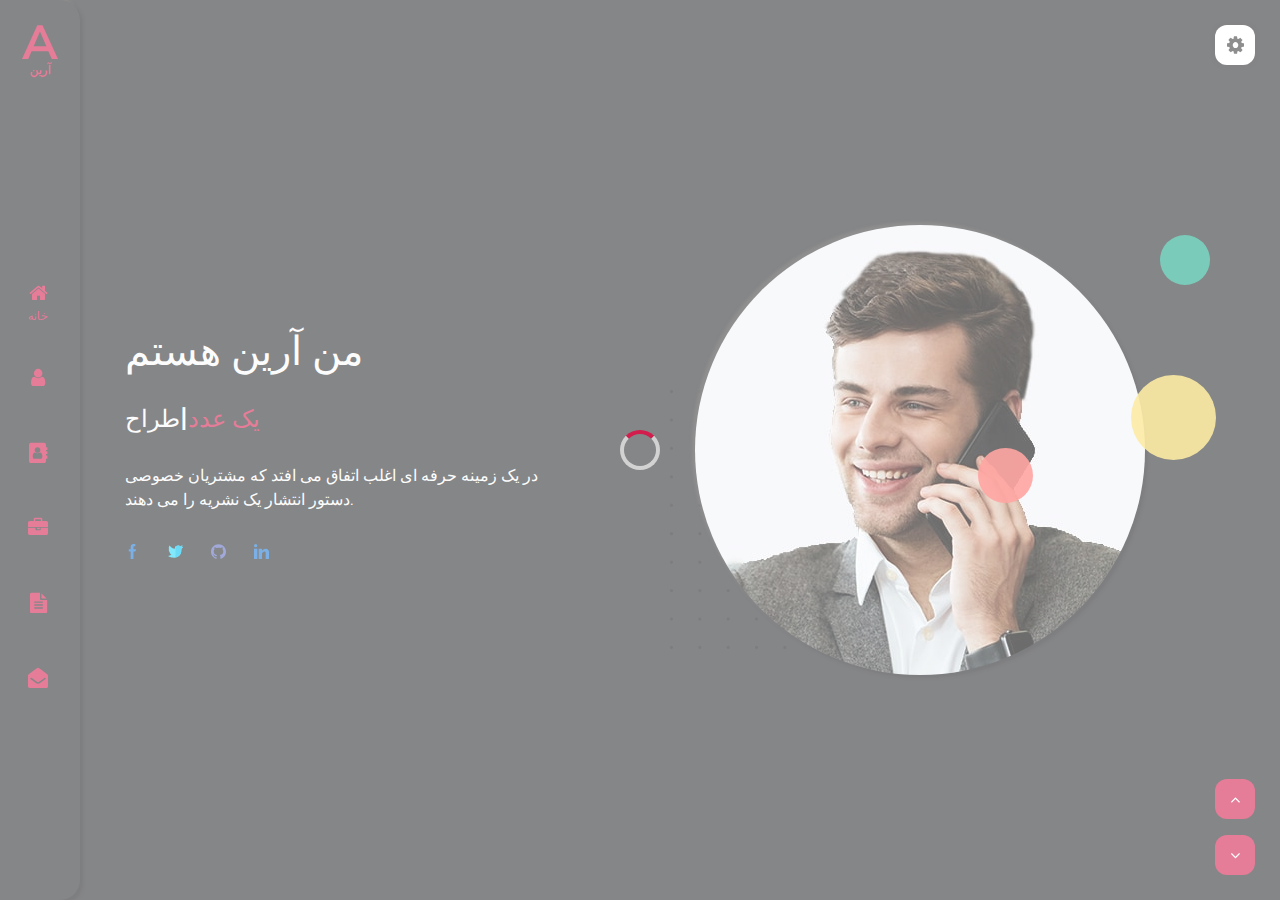
<file: Session-3/My Web Sites/cv/retrina.com/demo/arshia/arshia/cv/dark.html>
<!DOCTYPE html>
<html lang="en">
    
<!-- Mirrored from retrina.com/demo/arshia/arshia/cv/dark.html by HTTrack Website Copier/3.x [XR&CO'2014], Mon, 11 Sep 2023 13:40:59 GMT -->
<head>
        <meta charset="UTF-8">
        <meta name="viewport" content="width=device-width, initial-scale=1, shrink-to-fit=no">
        <title>Arian</title>
        <meta name="description" content="" />
        <meta name="keywords" content="" />
        <meta name="author" content="Retrina Group" />

        <!--  FavIcon  -->
        <link rel="shortcut icon" href="assets/img/favicon.ico">

        <!-- Google Fonts -->
		<link href="https://fonts.googleapis.com/css?family=Muli:300,400,600" rel="stylesheet">
		<link href="https://fonts.googleapis.com/css?family=Poppins:400,500,600,700" rel="stylesheet">

        <!-- FontAwesome Css -->
        <link rel="stylesheet" href="assets/css/font-awesome.min.css">
        <!-- Line icon Css -->
        <link rel="stylesheet" href="assets/css/LineIcons.css">
        <!-- Bootstrap Css -->
        <link rel="stylesheet" href="assets/css/bootstrap.css">
        <!-- Owl Carousel Css -->
        <link rel="stylesheet" href="assets/css/owl.carousel.min.css">
        <!-- Magnific Popup Css -->
        <link rel="stylesheet" href="assets/css/magnific-popup.css">
        <!-- Colors Css -->
        <link rel="stylesheet" href="assets/css/color/red-color.css" id="option-color">
        <!--  Custom Style CSS  -->
        <link rel="stylesheet" href="assets/css/main.css">
    </head>
    <body data-spy="scroll" data-target="#scrollspy" data-offset="1" class="flat-demo arshia-dark">

    <!--  Pre Loader  -->
    <div id="overlayer"></div>
    <span class="loader"></span>

     <!-- Portfolio Single Modal Start -->
     <div class="portfolio-single modal fade" id="portfolio-single" tabindex="-1" role="dialog" aria-labelledby="portfolioModalScrollable" aria-hidden="true">
        <div class="modal-dialog modal-dialog-scrollable" role="document">
            <div class="modal-content text-muted">
                <div class="modal-header">
                    <h5 class="modal-title" id="portfolioModalScrollable">کار های من</h5>
                    <button type="button" class="close" data-dismiss="modal" aria-label="Close">
                        <span aria-hidden="true">&times;</span>
                    </button>
                </div>
                <div class="modal-body">
                    <div class="pt-4 pb-5">
                        <div class="container">
                            <div class="row">
                                <div class="col-12 col-md-10 mx-auto">
                                    <div class="text-center">
                                        <h2 class="mb-3">سینگل <span class="base-color"> پروفایل</span></h2>
                                        <p class="max-width-450">در یک زمینه حرفه ای اغلب اتفاق می افتد که مشتریان خصوصی دستور انتشار یک نشریه را می دهند.</p>
                                    </div>
                                    <div class="row contact-info mt-5">
                                        <div class="col-md-4">
                                            <div class="text-center">
                                                <div>
                                                    <h6>بلند شده توسط</h6>
                                                    <p class="mb-0">آرین کوچک</p>
                                                </div>
                                            </div>
                                        </div>
                                        <div class="col-md-4 p-title-border mt-3 mt-md-0">
                                            <div class="text-center">
                                                <div>
                                                    <h6 class="contact_detail-title">تکمیل شده در:</h6>
                                                    <p class="mb-0">September 11, 2003</p>
                                                </div>
                                            </div>
                                        </div>
                                        <div class="col-md-4 mt-3 mt-md-0">
                                            <div class="text-center">
                                                <div>
                                                    <h6>مهارت ها:</h6>
                                                    <p class="mb-0">HTML5 / PHP / CSS3</p>
                                                </div>
                                            </div>
                                        </div>
                                    </div>
                                    <div class="mt-5">
                                        <div class="portfolio-single-item image-border">
                                            <img src="assets/img/portfolio-15.jpg" class="d-block" alt="...">
                                        </div>
                                    </div>
                                    <div class="text-md-left mt-5">
                                        <p class="my-3">این کلمات اینجا هستند تا تصوری اساسی از نحوه نمایش متن واقعی در ارائه نهایی خود به خواننده ارائه دهند. این یک کپی ساختگی است قرار نیست خوانده شود. این فقط برای نشان دادن ظاهر و احساس متن تمام شده و تایپ شده در اینجا قرار داده شده است. این کلمات اینجا هستند تا تصوری اساسی از نحوه نمایش متن واقعی در ارائه نهایی خود به خواننده ارائه دهند. فقط برای نمایش</p>
                                        <p class="mt-3 mb-0">این کلمات اینجا هستند تا تصوری اساسی از نحوه نمایش متن واقعی در ارائه نهایی خود به خواننده ارائه دهند. این یک کپی ساختگی است قرار نیست خوانده شود. این فقط برای نشان دادن ظاهر و احساس متن تمام شده و تایپ شده در اینجا قرار داده شده است. این کلمات اینجا هستند تا تصوری اساسی از نحوه نمایش متن واقعی در ارائه نهایی خود به خواننده ارائه دهند. فقط برای نمایش</p>
                                    </div>
                                </div>
                            </div>
                        </div>
                    </div>
                </div>
            </div>
        </div>
    </div>
    <!--  Portfolio Single Modal End  -->

    <!-- Blog Single Modal Start -->
    <div class="blog-single modal fade" id="blog-single" tabindex="-1" role="dialog" aria-labelledby="blogModalScrollable" aria-hidden="true">
        <div class="modal-dialog modal-dialog-scrollable" role="document">
            <div class="modal-content">
                <div class="modal-header">
                    <h5 class="modal-title" id="blogModalScrollable">وبلاگ تک مدال</h5>
                    <button type="button" class="close" data-dismiss="modal" aria-label="Close">
                        <span aria-hidden="true">&times;</span>
                    </button>
                </div>
                <div class="modal-body">
                    <!--   Blog-single   Start -->
                    <div class="pt-4 pb-5 text-muted">
                        <div class="container">
                            <div class="row">
                                <div class="col-lg-10 mx-auto blog">
                                    <div class="rounded">
                                        <div class="text-md-left">
                                            <h1 class="mb-4 h4">بهترین راه برای تبدیل شدن به یک طراح وب خوب</h1>
                                            <div class="entry-meta mb-4">
                                                <ul class="list-inline">
                                                    <li class="list-inline-item">
                                                        <a class="base-color" href="blog.html"><i class="fa fa-calendar"></i>21 Jul 2020</a>
                                                    </li>
                                                    <li class="list-inline-item">
                                                        <a class="base-color" href="blog.html" title="Posts by admin" rel="author"><i class="fa fa-user"></i>ادمین</a>                                    
                                                    </li>
                                                    <li class="list-inline-item">
                                                        <a class="base-color" href="blog.html" rel="category tag"><i class="fa fa-folder-open"></i>طراحی لوگو</a>                                    
                                                    </li>
                                                    <li class="list-inline-item">
                                                        <a class="base-color" href="blog.html"><i class="fa fa-comments"></i>بدون نظر</a>                                 
                                                    </li>
                                                </ul>
                                            </div>
                                            <div class="entry-image image-border mb-4">
                                                <img src="assets/img/blog-01.jpg" alt="">
                                            </div>
                                            <div class="entry-content box-border p-3">
                                                <p>این کلمات اینجا هستند تا تصوری اساسی از نحوه نمایش متن واقعی در ارائه نهایی خود به خواننده ارائه دهند. این یک کپی ساختگی است قرار نیست خوانده شود. این فقط برای نشان دادن ظاهر و احساس متن تمام شده و تایپ شده در اینجا قرار داده شده است. این کلمات اینجا هستند تا تصوری اساسی از نحوه نمایش متن واقعی در ارائه نهایی خود به خواننده ارائه دهند. فقط برای نمایش</p>
                                                <div class="px-md-5 px-3 py-4 quotation">
                                                    <i class="base-color lni-quotation size-md"></i>
                                                    <h6 class="base-color font-italic mb-0">ما بونا را دوست داریم. این همیشه محرک euismod است..</h6>
                                                </div>
                                                <p class="my-3">این یک کپی ساختگی است قرار نیست خوانده شود. این فقط برای نشان دادن ظاهر و احساس متن تمام شده و تایپ شده در اینجا قرار داده شده است. این کلمات اینجا هستند تا تصوری اساسی از نحوه نمایش متن واقعی در ارائه نهایی خود به خواننده ارائه دهند. فقط برای نمایش</p>
                                                <ul class="mt-4 checkmark-list mb-0">
                                                    <!-- Item-01 -->
                                                    <li class="mb-2">
                                                        <span>هدف لورم ایپسوم ایجاد است</span>
                                                    </li>
                                                    <!-- Item-02 -->
                                                    <li class="mb-2">
                                                        <span>به ویژه، کلمات درهم ریخته لورم ایپسوم</span>
                                                    </li>
                                                    <!-- Item-03 -->
                                                    <li class="">
                                                        <span>گاهی اوقات شرایطی رخ می دهد که در آن زحمت می کشد</span>
                                                    </li>
                                                </ul>
                                                <p class="mt-3 mb-0">
                                                    این کلمات اینجا هستند تا تصوری اساسی از نحوه نمایش متن واقعی در ارائه نهایی خود به خواننده ارائه دهند. این یک کپی ساختگی است قرار نیست خوانده شود. این فقط برای نشان دادن ظاهر و احساس متن تمام شده و تایپ شده در اینجا قرار داده شده است. این کلمات اینجا هستند تا تصوری اساسی از نحوه نمایش متن واقعی در ارائه نهایی خود به خواننده ارائه دهند. فقط برای نمایش</p>
                                            </div>
                                            <!-- Comments -->
                                            <h2 class="text-left my-4">کامنت ها</h2>
                                            <div id="user-comments" class="comments mt-4 box-border">
                                                <ul class="comment even thread-even depth-1 list-unstyled comments-list m-0" id="comment-1">
                                                    <li id="div-comment-1" class="p-3">
                                                        <div class="comment-wrap">
                                                            <div class="comment-image float-left">
                                                                <div class="commnet-image-border">
                                                                    <img alt="/" src="assets/img/client-02.png" class="avatar avatar-65 photo" height="65" width="65">
                                                                </div>
                                                            </div>
                                                            <div class="comment-content">
                                                                <div class="comment-author">
                                                                    <span>محمد لشگربلوکی</span>
                                                                    <p class="text-muted comment-date">July 23, 2020 at 9:32 am</p>
                                                                    <a href="#" class="comment-reply-link"><i class="fa fa-reply"></i> پاسخ</a>
                                                                </div>
                                                                <div class="comment-text">
                                                                    <span>سلام، این یک دیدگاه میباشد. برای شروع کار با تعدیل، ویرایش و حذف نظرات، لطفاً از صفحه نظرات در داشبورد دیدن کنید. آواتارهای نظردهنده از Gravatar می آیند.</span>
                                                                </div>
                                                            </div>
                                                        </div>
                                                    </li>
                                                    <li id="div-comment-1-2" class="reply-comment p-3">
                                                        <div class="comment-wrap">
                                                            <div class="comment-image float-left">
                                                                <div class="commnet-image-border">
                                                                    <img alt="/" src="assets/img/client-03.png" class="avatar avatar-65 photo" height="65" width="65">
                                                                </div>
                                                            </div>
                                                            <div class="comment-content">
                                                                <div class="comment-author">
                                                                    <span>علیرضا باقری</span>
                                                                    <p class="text-muted comment-date">July 23, 2020 at 9:32 am</p>
                                                                    <a href="#" class="comment-reply-link"><i class="fa fa-reply"></i> پاسخ</a>
                                                                </div>
                                                                <div class="comment-text">
                                                                    <span>سلام، این یک دیدگاه میباشد. برای شروع کار با تعدیل، ویرایش و حذف نظرات، لطفاً از صفحه نظرات در داشبورد دیدن کنید. آواتارهای نظردهنده از Gravatar می آیند.</span>
                                                                </div>
                                                            </div>
                                                        </div>
                                                    </li>
                                                </ul>
                                                <div class="comments-devider"></div>
                                                <ul class="comment even thread-even depth-1 list-unstyled comments-list m-0" id="comment-2">
                                                    <li id="div-comment-2" class="p-3">
                                                        <div class="comment-wrap">
                                                            <div class="comment-image float-left">
                                                                <div class="commnet-image-border">
                                                                    <img alt="/" src="assets/img/client-01.png" class="avatar avatar-65 photo" height="65" width="65">
                                                                </div>
                                                            </div>
                                                            <div class="comment-content">
                                                                <div class="comment-author">
                                                                    <span>ولادیمیر پوتین</span>
                                                                    <p class="text-muted comment-date">July 23, 2020 at 9:32 am</p>
                                                                    <a href="#" class="comment-reply-link"><i class="fa fa-reply"></i> پاسخ</a>
                                                                </div>
                                                                <div class="comment-text">
                                                                    <span>سلام، این یک دیدگاه میباشد. برای شروع کار با تعدیل، ویرایش و حذف نظرات، لطفاً از صفحه نظرات در داشبورد دیدن کنید. آواتارهای نظردهنده از Gravatar می آیند.</span>
                                                                </div>
                                                            </div>
                                                        </div>
                                                    </li>
                                                </ul>
                                                <div class="comments-devider"></div>
                                                <ul class="comment even thread-even depth-1 list-unstyled comments-list m-0" id="comment-3">
                                                    <li id="div-comment-3" class="p-3">
                                                        <div class="comment-wrap">
                                                            <div class="comment-image float-left">
                                                                <div class="commnet-image-border">
                                                                    <img alt="/" src="assets/img/client-03.png" class="avatar avatar-65 photo" height="65" width="65">
                                                                </div>
                                                            </div>
                                                            <div class="comment-content">
                                                                <div class="comment-author">
                                                                    <span>دکتر نیما افشار</span>
                                                                    <p class="text-muted comment-date">July 23, 2020 at 9:32 am</p>
                                                                    <a href="#" class="comment-reply-link"><i class="fa fa-reply"></i> پاسخ</a>
                                                                </div>
                                                                <div class="comment-text">
                                                                    <span>سلام، این یک دیدگاه میباشد. برای شروع کار با تعدیل، ویرایش و حذف نظرات، لطفاً از صفحه نظرات در داشبورد دیدن کنید. آواتارهای نظردهنده از Gravatar می آیند.</span>
                                                                </div>
                                                            </div>
                                                        </div>
                                                    </li>
                                                </ul>
                                            </div>
                                            <!--Blog Reply-->
                                            <div class="contact mt-4">
                                                <div class="contact-form">
                                                    <h2 class="text-left mb-4">ریپلای نکن</h2>
                                                    <form>
                                                        <div class="row">
                                                            <div class="col-lg-6 form-item">
                                                                <div class="form-group">
                                                                    <input name="name" id="blog-name" type="text" class="form-control" placeholder="Your Name*" required>
                                                                </div>
                                                            </div>
                                                            <div class="col-lg-6 form-item">
                                                                <div class="form-group">
                                                                    <input name="email" id="blog-email" type="email" class="form-control" placeholder="Your Email*" required>
                                                                </div>
                                                            </div>
                                                            <div class="col-12 form-item">
                                                                <div class="form-group">
                                                                    <textarea name="comments" id="blog-comments" rows="4" class="form-control" placeholder="Your message..."></textarea>
                                                                </div>
                                                            </div>
                                                            <div class="col-sm-12 mt-4 text-left">
                                                                <div class="button-border">
                                                                    <button type="submit" class="pill-button" id="blog-submit-btn">تایید</button>
                                                                </div>
                                                            </div>
                                                        </div>
                                                    </form>
                                                </div>
                                            </div>
                                        </div>
                                    </div>
                                </div>
                            </div>
                        </div>
                    </div>
                </div>
            </div>
        </div>
    </div>
    <!--  Blog Single Modal End  -->

    <!--   Header Start -->
    <header>
        <div class="header-navbar h-100">
            <a class="navbar-brand" href="#"><b>A</b><span>آرین</span></a>
            <ul class="list-group menu text-center" id="menu">
                <li class="list-group-item"><a class="active" href="#hero"><i class="fa fa-home"></i><span>خانه</span></a></li>
                <li class="list-group-item"><a href="#about"><i class="fa fa-user"></i><span>درباره من</span></a></li>
                <li class="list-group-item"><a href="#resume"><i class="fa fa-address-book"></i><span>رزومه</span></a></li>
                <li class="list-group-item"><a href="#portfolio"><i class="fa fa-briefcase"></i><span>کار ها</span></a></li>
                <li class="list-group-item"><a href="#blog"><i class="fa fa-file-text"></i><span>وبلاگ</span></a></li>
                <li class="list-group-item"><a href="#contact"><i class="fa fa-envelope-open"></i><span>ارتباط</span></a></li>
            </ul>
            <div class="menu-toggler">
                <span>
                    <i class="text-white lni-menu"></i>
                </span>
            </div>
        </div>
    </header>
    <!--   Header End   -->

    <main id="main">

        <!--  Hero Start  -->
        <section id="hero" class="section hero-06 active">
        <div class="display-table">
            <div class="display-content">
                <div class="container">
                    <div class="row align-items-center">
                        <div class="col-lg-6 order-2 order-lg-1">
                            <div class="hero-content">
                                <h1 class="mb-3">من آرین هستم</h1>
                                <h4 class="text-capitalize mb-0"><span class="element" data-elements="طراح رابط کاربری.,طراح وب.,توسعه دهنده ی وب."></span><span class="base-color">یک عدد  </span></h4>
                                <p class="max-width-450 mx-0 my-4">در یک زمینه حرفه ای اغلب اتفاق می افتد که مشتریان خصوصی دستور انتشار یک نشریه را می دهند.</p>
                                <ul class="list-inline hero-social">
                                    <li class="list-inline-item">
                                        <a href="javascript:void(0);">
                                            <img src="assets/img/facebook.svg" alt="">
                                        </a>
                                    </li>
                                    <li class="list-inline-item">
                                        <a href="javascript:void(0);">
                                            <img src="assets/img/twitter.svg" alt="">
                                        </a>
                                    </li>
                                    <li class="list-inline-item">
                                        <a href="javascript:void(0);">
                                            <img src="assets/img/github.svg" alt="">
                                        </a>
                                    </li>
                                    <li class="list-inline-item">
                                        <a href="javascript:void(0);">
                                            <img src="assets/img/linkedin.svg" alt="">
                                        </a>
                                    </li>
                                </ul>
                            </div>
                        </div>
                        <div class="col-lg-6 order-1 order-lg-2">
                            <div class="hero-images">
                                <div class="square">
                                    <img src="assets/img/element_square.png" alt="/">
                                </div>
                                <div class="circle"></div>
                                <div class="circle-2"></div>
                                <div class="circle-3"></div>
                                <div class="floating"></div>
                                <div class="rounded-circle">
                                    <img src="assets/img/hero-personal-man.jpg" alt="/" class="rounded-circle img-fluid">
                                </div>
                            </div>
                        </div>
                    </div>
                </div>
            </div>
        </div>
        </section>
        <!--  Hero End  -->

        <!--   About Start   -->
        <section id="about" class="about">
            <div class="display-table">
                <div class="display-content">
                    <div class="container">
                        <div class="row">
                            <div class="col-lg-12">
                                <div class="text-center title">
                                    <h2 class="text-dark">من <span class="base-color">درباره</span></h2>
                                    <p class="text-muted max-width-450 mb-5">در یک زمینه حرفه ای اغلب اتفاق می افتد که مشتریان خصوصی دستور انتشار یک نشریه را می دهند.</p>
                                </div>
                            </div>
                            <div class="col-lg-6">
                                <div class="image-border">
                                    <img src="assets/img/about-03.jpg" alt="/">
                                </div>
                            </div>
                            <div class="col-lg-6 mt-4 mt-lg-0">
                                <div class="personal-item ">
                                    <h3 class="text-dark mt-4 mt-lg-0"><span class="base-color">UI/UX</span> دیزاینر و طراح وبسایت</h3>
                                    <div class="row">
                                        <div class="col-6 personal-info">
                                            <ul class="list-unstyled pt-4">
                                                <li>
                                                    <p>تاریخ تولد : <span> 11 September 2003</span></p>
                                                </li>
                                                <li>
                                                    <p>سایت : <span> www.ariankoochak.ir</span></p>
                                                </li>
                                                <li>
                                                    <p>تلفن : <span> +123 456 7890</span></p>
                                                </li>
                                                <li>
                                                    <p>شهر : <span>Chernobyl, Ukraine</span></p>
                                                </li>
                                            </ul>
                                        </div>
                                        <div class="col-6 personal-info">
                                            <ul class="list-unstyled pt-4">
                                                <li>
                                                    <p>سن : <span> 30</span></p>
                                                </li>
                                                <li>
                                                    <p>نمیدانم : <span> سلام</span></p>
                                                </li>
                                                <li>
                                                    <p>ایمیل : <span> <a href="https://retrina.com/cdn-cgi/l/email-protection" class="__cf_email__" data-cfemail="6516040815090025170011170c0b044b060a08">[email&#160;protected]</a></span></p>
                                                </li>
                                                <li>
                                                    <p>فریلسنر : <span> موجود</span></p>
                                                </li>
                                            </ul>
                                        </div>
                                    </div>
                                </div>
                                <div class="button-border mt-3 mb-lg-0 mr-4">
                                    <a href="javascript:void(0);" class="pill-button">دانلود روزمه</a>
                                </div>
                                <div class="button-border mt-3 mb-lg-0 to-contact">
                                    <a href="#contact" class="pill-button">استخدام من</a>
                                </div>
                            </div>
                        </div>
                        <!-- Count up Start -->
                        <div id="count-up" class="count-up text-center box-border">
                            <div class="row">
                                <!-- Item-01 -->
                                <div class="col-6 col-lg-3 my-3 count-item ">
                                    <div class="count-icon">
                                        <i class="lni-download base-color"></i>
                                    </div>
                                    <div class="my-3">
                                        <span class="timer count-number" data-from="0" data-to="286" data-speed="5000">0</span>
                                    </div>
                                    <p class="mb-0">دانلود فایل</p>
                                </div>
                                <!-- Item-02 -->
                                <div class="col-6 col-lg-3 my-3 count-item ">
                                    <div class="count-icon">
                                        <i class="lni-pencil-alt base-color"></i>
                                    </div>
                                    <div class="my-3">
                                        <span class="timer count-number" data-from="0" data-to="6549" data-speed="5000">0</span>
                                    </div>
                                    <p class="mb-0">پروژه های تمام شده</p>
                                </div>
                                <!-- Item-03 -->
                                <div class="col-6 col-lg-3 my-3 count-item ">
                                    <div class="count-icon">
                                        <i class="lni-medall  base-color"></i>
                                    </div>
                                    <div class="my-3">
                                        <span class="timer count-number" data-from="0" data-to="793" data-speed="5000">0</span>
                                    </div>
                                    <p class="mb-0">جوایز</p>
                                </div>
                                <!-- Item-04 -->
                                <div class="col-6 col-lg-3 my-3 count-item ">
                                    <div class="count-icon">
                                        <i class="lni-emoji-smile base-color"></i>
                                    </div>
                                    <div class="my-3">
                                        <span class="timer count-number" data-from="0" data-to="286" data-speed="5000">0</span>
                                    </div>
                                    <p class="mb-0">مشتری خوشحال</p>
                                </div>
                            </div>
                        </div>
                        <!--  Count up End  -->
                        <!--  Service Start  -->
                        <div class="services">
                            <div class="row mt-5 ">
                                <div class="col-12">
                                    <h3 class="mb-0 text-dark"><span class="base-color">میکنم؟</span> چیکار </h3>
                                </div>
                            </div>
                            <div class="row">
                                <!-- Item 01 -->
                                <div class="col-lg-4 text-left">
                                    <div class="services-item box-hover-border">
                                        <div class="float-left mt-lg-1 d-inline-block services-icon">
                                            <i class="lni-brush-alt size-md base-color"></i>
                                        </div>
                                        <div class="services-content">
                                            <h5 class="mb-3">طراحی گرافیک</h5>
                                            <p class="text-muted mb-0">در یک زمینه حرفه ای اغلب اتفاق می افتد که مشتریان خصوصی دستور انتشار یک نشریه را می دهند.</p>
                                        </div>
                                    </div>
                                </div>
                                <!-- Item 02 -->
                                <div class="col-lg-4 text-left">
                                    <div class="services-item box-hover-border">
                                        <div class="float-left mt-lg-1 d-inline-block services-icon">
                                            <i class="lni-check-mark-circle size-md base-color"></i>
                                        </div>
                                        <div class="services-content">
                                            <h5 class="mb-3">کارهای بوتسترپی</h5>
                                            <p class="text-muted mb-0">در یک زمینه حرفه ای اغلب اتفاق می افتد که مشتریان خصوصی دستور انتشار یک نشریه را می دهند.</p>
                                        </div>
                                    </div>
                                </div>
                                <!-- Item 03 -->
                                <div class="col-lg-4 text-left">
                                    <div class="services-item box-hover-border">
                                        <div class="float-left mt-lg-1 d-inline-block services-icon">
                                            <i class="lni-heart size-md base-color"></i>
                                        </div>
                                        <div class="services-content">
                                            <h5 class="mb-3">عنوان</h5>
                                            <p class="text-muted mb-0">در یک زمینه حرفه ای اغلب اتفاق می افتد که مشتریان خصوصی دستور انتشار یک نشریه را می دهند.</p>
                                        </div>
                                    </div>
                                </div>
                                <!-- Item 04 -->
                                <div class="col-lg-4 text-left">
                                    <div class="services-item box-hover-border">
                                        <div class="float-left mt-lg-1  d-inline-block services-icon">
                                            <i class="lni-mobile size-md base-color"></i>
                                        </div>
                                        <div class="services-content">
                                            <h5 class="mb-3">تم های ریسپانسیو</h5>
                                            <p class="text-muted mb-0">در یک زمینه حرفه ای اغلب اتفاق می افتد که مشتریان خصوصی دستور انتشار یک نشریه را می دهند.</p>
                                        </div>
                                    </div>
                                </div>
                                <!-- Item 05 -->
                                <div class="col-lg-4 text-left">
                                    <div class="services-item box-hover-border">
                                        <div class="float-left mt-lg-1 d-inline-block services-icon">
                                            <i class="lni-world size-md base-color mb-0"></i>
                                        </div>
                                        <div class="services-content">
                                            <h5 class="mb-3">عنوان</h5>
                                            <p class="text-muted mb-0">در یک زمینه حرفه ای اغلب اتفاق می افتد که مشتریان خصوصی دستور انتشار یک نشریه را می دهند.</p>
                                        </div>
                                    </div>
                                </div>
                                <!-- Item 06 -->
                                <div class="col-lg-4 text-left">
                                    <div class="services-item box-hover-border">
                                        <div class="float-left mt-lg-1 d-inline-block services-icon">
                                            <i class="lni-cup size-md base-color"></i>
                                        </div>
                                        <div class="services-content">
                                            <h5 class="mb-3">اسلایدر های خفن</h5>
                                            <p class="text-muted mb-0">در یک زمینه حرفه ای اغلب اتفاق می افتد که مشتریان خصوصی دستور انتشار یک نشریه را می دهند.</p>
                                        </div>
                                    </div>
                                </div>
                            </div>

                        </div>
                        <!--   Service End   -->
                        <!--   Client Start  -->
                        <div class="testimonial mt-5">
                            <div class="col-12">
                                <h3 class="mb-0 text-dark"><span class="base-color">چه میگویند؟</span> مشتری ها </h3>
                            </div>
                            <div class="owl-carousel">
                                <!-- Testimonial Item-01 -->
                                <div class="testimonial-item box-border">
                                    <div class="testimonial-image">
                                        <div class="testimonial-image-border">
                                            <img src="assets/img/client-01.png" alt="/">
                                        </div>
                                    </div>
                                    <p class="mb-0 mt-2 text-muted">" در یک زمینه حرفه ای اغلب این امر برای مشتریان خصوصی یا شرکتی منتشر می شود. در یک زمینه حرفه ای اغلب خصوصی اتفاق می افتد."</p>
                                    <span class="d-block mt-3 font-weight-bold mr-2">محمد لشگر بلوکی<small class="text-muted"> فوتبالیست حرفه ای</small></span>
                                </div>
                                <!-- Testimonial Item-02 -->
                                <div class="testimonial-item box-border">
                                    <div class="testimonial-image">
                                        <div class="testimonial-image-border">
                                            <img src="assets/img/client-02.png" alt="/">
                                        </div>
                                    </div>
                                    <p class="mb-0 mt-2 text-muted">" در یک زمینه حرفه ای اغلب این امر برای مشتریان خصوصی یا شرکتی منتشر می شود. در یک زمینه حرفه ای اغلب خصوصی اتفاق می افتد."</p>
                                    <span class="d-block mt-3 font-weight-bold mr-2">علیرضا باقری <small class="text-muted">کارشناس امور عمومی</small></span>
                                </div>
                                <!-- Testimonial Item-03 -->
                                <div class="testimonial-item box-border">
                                    <div class="testimonial-image">
                                        <div class="testimonial-image-border">
                                            <img src="assets/img/client-03.png" alt="/">
                                        </div>
                                    </div>
                                    <p class="mb-0 mt-2 text-muted">" در یک زمینه حرفه ای اغلب این امر برای مشتریان خصوصی یا شرکتی منتشر می شود. در یک زمینه حرفه ای اغلب خصوصی اتفاق می افتد."</p>
                                    <span class="d-block mt-3 font-weight-bold mr-2">ولادیمیر پوتین <small class="text-muted">مامور دون پایه ی kgb</small></span>
                                </div>
                                <!-- Testimonial Item-04 -->
                                <div class="testimonial-item box-border">
                                    <div class="testimonial-image">
                                        <div class="testimonial-image-border">
                                            <img src="assets/img/client-04.png" alt="/">
                                        </div>
                                    </div>
                                    <p class="mb-0 mt-2 text-muted">"در یک زمینه حرفه ای اغلب این امر برای مشتریان خصوصی یا شرکتی منتشر می شود. در یک زمینه حرفه ای اغلب خصوصی اتفاق می افتد."</p>
                                    <span class="d-block mt-3 font-weight-bold mr-2">باب اسفنجی <small class="text-muted">سرآشپز حرفه ای</small></span>
                                </div>
                            </div>
                        </div>
                        <!--    Client End   -->
                    </div>
                </div>
            </div>
        </section>
        <!--    About End    -->

        <!--    Resume Start   -->
        <section id="resume" class="resume">
            <div class="display-table">
                <div class="display-content">
                    <div class="container">
                        <div class="row">
                            <div class="col-lg-12">
                                <div class="text-center title">
                                    <h2 class="text-dark"><span class="base-color">من</span> رزومه ی</h2>
                                    <p class="text-muted max-width-450 mb-5">در یک زمینه حرفه ای اغلب اتفاق می افتد که مشتریان خصوصی دستور انتشار یک نشریه را می دهند.</p>
                                </div>
                            </div>
                        </div>
                        <!--    TimeLine Start   -->
                        <div class="row">
                            <div class="col-lg-6">
                                <h3 class="text-dark">
                                    <i class="lni-graduation base-color"></i>
                                    Education
                                </h3>
                                <div class="timeline-items box-border">
                                    <!--    Item 01   -->
                                    <div class="timeline-item">
                                        <div class="timeline-icon"></div>
                                        <div class="timeline-contents">
                                            <div class="time-line-header">
                                                <h6 class="timeline-title">یه کاری توی علم کامپیوتر</h6>
                                                <p class="timeline-year">2008 - 2012</p>
                                            </div>
                                            <div class="timeline-content">
                                                <p>مشتری بسیار مهم است، مشتری توسط مشتری دنبال خواهد شد. هر موضوع نه تنها یک پس زمینه، بلکه عنصری از طراحی وب است.</p>
                                            </div>
                                        </div>
                                    </div>
                                    <!--    Item 02   -->
                                    <div class="timeline-item">
                                        <div class="timeline-icon"></div>
                                        <div class="timeline-contents">
                                            <div class="time-line-header">
                                                <h6 class="timeline-title">در دانشگاه خوندم</h6>
                                                <p class="timeline-year">2012 - 2014</p>
                                            </div>
                                            <div class="timeline-content">
                                                <p>مشتری بسیار مهم است، مشتری توسط مشتری دنبال خواهد شد. هر موضوع نه تنها یک پس زمینه، بلکه عنصری از طراحی وب است.</p>
                                            </div>
                                        </div>
                                    </div>
                                    <!--    Item 03   -->
                                    <div class="timeline-item">
                                        <div class="timeline-icon"></div>
                                        <div class="timeline-contents">
                                            <div class="time-line-header">
                                                <h6 class="timeline-title">توسعه دهنده ی رابط کاربری </h6>
                                                <p class="timeline-year">2014 - 2015</p>
                                            </div>
                                            <div class="timeline-content">
                                                <p>مشتری بسیار مهم است، مشتری توسط مشتری دنبال خواهد شد. هر موضوع نه تنها یک پس زمینه، بلکه عنصری از طراحی وب است.</p>
                                            </div>
                                        </div>
                                    </div>
                                </div>
                            </div>
                            <div class="col-lg-6 mt-5 mt-lg-0">
                                <h3 class="text-dark">
                                    <i class="lni-pencil base-color"></i>تجارب
                                </h3>
                                <div class="timeline-items box-border">
                                    <!--    Item 01   -->
                                    <div class="timeline-item">
                                        <div class="timeline-icon"></div>
                                        <div class="timeline-contents">
                                            <div class="time-line-header">
                                                <h6 class="timeline-title">یه کاری مربوط به کامپیوتر</h6>
                                                <p class="timeline-year">2008 - 2012</p>
                                            </div>
                                            <div class="timeline-content">
                                                <p>مشتری بسیار مهم است، مشتری توسط مشتری دنبال خواهد شد. هر موضوع نه تنها یک پس زمینه، بلکه عنصری از طراحی وب است.</p>
                                            </div>
                                        </div>
                                    </div>
                                    <!--    Item 02   -->
                                    <div class="timeline-item">
                                        <div class="timeline-icon"></div>
                                        <div class="timeline-contents">
                                            <div class="time-line-header">
                                                <h6 class="timeline-title">درس خوندن تو دانشگاه</h6>
                                                <p class="timeline-year">2012 - 2014</p>
                                            </div>
                                            <div class="timeline-content">
                                                <p>مشتری بسیار مهم است، مشتری توسط مشتری دنبال خواهد شد. هر موضوع نه تنها یک پس زمینه، بلکه عنصری از طراحی وب است.</p>
                                            </div>
                                        </div>
                                    </div>
                                    <!--    Item 03   -->
                                    <div class="timeline-item">
                                        <div class="timeline-icon"></div>
                                        <div class="timeline-contents">
                                            <div class="time-line-header">
                                                <h6 class="timeline-title">UI/UX Developer </h6>
                                                <p class="timeline-year">2014 - 2015</p>
                                            </div>
                                            <div class="timeline-content">
                                                <p>مشتری بسیار مهم است، مشتری توسط مشتری دنبال خواهد شد. هر موضوع نه تنها یک پس زمینه، بلکه عنصری از طراحی وب است.</p>
                                            </div>
                                        </div>
                                    </div>
                                </div>
                            </div>
                        </div>
                        <!--    TimeLine End   -->
                        <!--  Skill Start  -->
                        <div class="row mt-5">
                            <!-- Skill -->
                            <div class="col-lg-6">
                                <div>
                                    <h3 class="mb-0">کاری <span class="base-color"> مهارت های</span></h3>
                                </div>
                                <div id="skills" class="skill-box box-border">
                                    <div class="skillbar clearfix" data-percent="95%">
                                        <div class="skillbar-title"><span>HTML</span></div>
                                        <div class="skillbar-bar fill-skillbar"></div>
                                        <div class="skill-bar-percent">95%</div>
                                    </div>
                                    <div class="skillbar clearfix " data-percent="85%">
                                        <div class="skillbar-title"><span>CSS</span></div>
                                        <div class="skillbar-bar fill-skillbar"></div>
                                        <div class="skill-bar-percent">85%</div>
                                    </div>
                                    <div class="skillbar clearfix" data-percent="75%">
                                        <div class="skillbar-title"><span>PHP</span></div>
                                        <div class="skillbar-bar fill-skillbar"></div>
                                        <div class="skill-bar-percent">75%</div>
                                    </div>
                                    <div class="skillbar clearfix" data-percent="80%">
                                        <div class="skillbar-title"><span>JQuery</span></div>
                                        <div class="skillbar-bar fill-skillbar"></div>
                                        <div class="skill-bar-percent">80%</div>
                                    </div>
                                </div>
                            </div>
                            <div class="col-lg-6">
                                <div>
                                    <h3 class="mb-0 mt-5 mt-lg-0">زبانی <span class="base-color"> مهارت های</span></h3>
                                </div>
                                <div class="language-bar box-border">
                                    <div class="language-skill row">
                                        <h4 class="col-6 text-left mb-0">فرانسوی <span> تا یه حدی</span></h4>
                                        <ul class="col-6 list-inline text-right mb-0">
                                            <li class="list-inline-item">
                                                <i class="fa fa-star"></i>
                                            </li>
                                            <li class="list-inline-item">
                                                <i class="fa fa-star"></i>
                                            </li>
                                            <li class="list-inline-item">
                                                <i class="fa fa-star"></i>
                                            </li>
                                            <li class="list-inline-item">
                                                <i class="fa fa-star"></i>
                                            </li>
                                            <li class="list-inline-item">
                                                <i class="fa fa-star-half-empty"></i>
                                            </li>
                                        </ul>
                                    </div>
                                    <div class="language-skill row">
                                        <h4 class="col-6 text-left mb-0">فارسی <span> زبان مادری</span></h4>
                                        <ul class="col-6 list-inline text-right mb-0">
                                            <li class="list-inline-item">
                                                <i class="fa fa-star"></i>
                                            </li>
                                            <li class="list-inline-item">
                                                <i class="fa fa-star"></i>
                                            </li>
                                            <li class="list-inline-item">
                                                <i class="fa fa-star"></i>
                                            </li>
                                            <li class="list-inline-item">
                                                <i class="fa fa-star"></i>
                                            </li>
                                            <li class="list-inline-item">
                                                <i class="fa fa-star-half-empty"></i>
                                            </li>
                                        </ul>
                                    </div>
                                    <div class="language-skill row">
                                        <h4 class="col-6 text-left mb-0">روسی <span> هیچی</span></h4>
                                        <ul class="col-6 list-inline text-right mb-0">
                                            <li class="list-inline-item">
                                                <i class="fa fa-star"></i>
                                            </li>
                                            <li class="list-inline-item">
                                                <i class="fa fa-star"></i>
                                            </li>
                                            <li class="list-inline-item">
                                                <i class="fa fa-star"></i>
                                            </li>
                                            <li class="list-inline-item">
                                                <i class="fa fa-star-o"></i>
                                            </li>
                                            <li class="list-inline-item">
                                                <i class="fa fa-star-o"></i>
                                            </li>
                                        </ul>
                                    </div>
                                    <div class="language-skill row">
                                        <h4 class="col-6 text-left mb-0">عبری  <span> چرا باید بلد باشم اخه؟</span></h4>
                                        <ul class="col-6 list-inline text-right mb-0">
                                            <li class="list-inline-item">
                                                <i class="fa fa-star"></i>
                                            </li>
                                            <li class="list-inline-item">
                                                <i class="fa fa-star"></i>
                                            </li>
                                            <li class="list-inline-item">
                                                <i class="fa fa-star"></i>
                                            </li>
                                            <li class="list-inline-item">
                                                <i class="fa fa-star-o"></i>
                                            </li>
                                            <li class="list-inline-item">
                                                <i class="fa fa-star-o"></i>
                                            </li>
                                        </ul>
                                    </div>
                                    <div class="language-skill row">
                                        <h4 class="col-6 text-left mb-0">عربی   <span> در حد mbc3</span></h4>
                                        <ul class="col-6 list-inline text-right mb-0">
                                            <li class="list-inline-item">
                                                <i class="fa fa-star"></i>
                                            </li>
                                            <li class="list-inline-item">
                                                <i class="fa fa-star"></i>
                                            </li>
                                            <li class="list-inline-item">
                                                <i class="fa fa-star"></i>
                                            </li>
                                            <li class="list-inline-item">
                                                <i class="fa fa-star-o"></i>
                                            </li>
                                            <li class="list-inline-item">
                                                <i class="fa fa-star-o"></i>
                                            </li>
                                        </ul>
                                    </div>
                                </div>
                            </div>
                        </div>
                        <!--   Skill End   -->
                    </div>
                </div>
            </div>
        </section>
        <!--     Resume End    -->

        <!-- Portfolio Start -->
        <section id="portfolio" class="portfolio">
            <div class="display-table">
                <div class="display-content">
                    <div class="container">
                        <div class="row">
                            <div class="col-lg-12">
                                <div class="text-center title">
                                    <h2 class="text-dark">من <span class="base-color">کار های</span></h2>
                                    <p class="text-muted mb-5 max-width-450">در یک زمینه حرفه ای اغلب اتفاق می افتد که مشتریان خصوصی دستور انتشار یک نشریه را می دهند.</p>
                                </div>
                            </div>
                        </div>
                        <div class="row">
                            <!--   Portfolio Filters   -->
                            <ul id="portfolio-filter" class="list-unstyled list-inline mb-0 col-lg-12 text-center portfolio-filter">
                                <li class="button-border list-inline-item">
                                    <a href="#" data-filter="*" class="pill-button active">همه</a>
                                </li>
                                <li class="button-border list-inline-item">
                                    <a href="#" data-filter=".webdesign" class="pill-button">طراحی وب </a>
                                </li>
                                <li class="button-border list-inline-item">
                                    <a href="#" data-filter=".mobiledesign" class="pill-button">طراحی موبایل</a>
                                </li>
                                <li class="button-border list-inline-item">
                                    <a href="#" data-filter=".seo" class="pill-button">سیو</a>
                                </li>
                                <li class="button-border list-inline-item">
                                    <a href="#" data-filter=".graphic" class="pill-button">گرافیک</a>
                                </li>
                            </ul>
                        </div>
                        <div class="portfolio-items row">
                            <!-- Item 01 -->
                            <div class="col-lg-4 portfolio-item seo">
                                <div class="image-border">
                                    <div class="portfolio-item-content">
                                        <img src="assets/img/portfolio-10.jpg" alt="/" class="img-fluid">
                                        <div class="img-overlay text-center">
                                            <div class="img-overlay-content">
                                                <div class="portfolio-icon">
                                                    <a href="javascript:void();" type="button" data-toggle="modal" data-target="#portfolio-single"><i class="lni-link"></i></a>
                                                    <a href="assets/img/portfolio-10.jpg" class="js-zoom-gallery">
                                                        <i class="lni-search"></i>
                                                    </a>
                                                </div>
                                                <h5 class="mt-3 mb-0">کار های من</h5>
                                            </div>
                                        </div>
                                    </div>
                                </div>
                            </div>
                            <!-- Item 02 -->
                            <div class="col-lg-4 portfolio-item graphic webdesign">
                                <div class="image-border">
                                    <div class="portfolio-item-content">
                                        <img src="assets/img/portfolio-11.jpg" alt="/" class="img-fluid">
                                        <div class="img-overlay text-center">
                                            <div class="img-overlay-content">
                                                <div class="portfolio-icon">
                                                    <a href="javascript:void();" type="button" data-toggle="modal" data-target="#portfolio-single"><i class="lni-link"></i></a>
                                                    <a href="assets/img/portfolio-11.jpg" class="js-zoom-gallery">
                                                        <i class="lni-search"></i>
                                                    </a>
                                                </div>
                                                <h5 class="mt-3 mb-0">کار های من</h5>
                                            </div>
                                        </div>
                                    </div>
                                </div>
                            </div>
                            <!-- Item 03 -->
                            <div class="col-lg-4 portfolio-item webdesign graphic">
                                <div class="image-border">
                                    <div class="portfolio-item-content">
                                        <img src="assets/img/portfolio-12.jpg" alt="/" class="img-fluid">
                                        <div class="img-overlay text-center">
                                            <div class="img-overlay-content">
                                                <div class="portfolio-icon">
                                                    <a href="javascript:void();" type="button" data-toggle="modal" data-target="#portfolio-single"><i class="lni-link"></i></a>
                                                    <a href="assets/img/portfolio-12.jpg" class="js-zoom-gallery">
                                                        <i class="lni-search"></i>
                                                    </a>
                                                </div>
                                                <h5 class="mt-3 mb-0">کار های من</h5>
                                            </div>
                                        </div>
                                    </div>
                                </div>
                            </div>
                            <!-- Item 04 -->
                            <div class="col-lg-4 portfolio-item mobiledesign webdesign">
                                <div class="image-border">
                                    <div class="portfolio-item-content">
                                        <img src="assets/img/portfolio-13.jpg" alt="/" class="img-fluid">
                                        <div class="img-overlay text-center">
                                            <div class="img-overlay-content">
                                                <div class="portfolio-icon">
                                                    <a href="javascript:void();" type="button" data-toggle="modal" data-target="#portfolio-single"><i class="lni-link"></i></a>
                                                    <a href="assets/img/portfolio-13.jpg" class="js-zoom-gallery">
                                                        <i class="lni-search"></i>
                                                    </a>
                                                </div>
                                                <h5 class="mt-3 mb-0">کار های من</h5>
                                            </div>
                                        </div>
                                    </div>
                                </div>
                            </div>
                            <!-- Item 05 -->
                            <div class="col-lg-4 portfolio-item mobiledesign seo">
                                <div class="image-border">
                                    <div class="portfolio-item-content">
                                        <img src="assets/img/portfolio-14.jpg" alt="/" class="img-fluid">
                                        <div class="img-overlay text-center">
                                            <div class="img-overlay-content">
                                                <div class="portfolio-icon">
                                                    <a href="javascript:void();" type="button" data-toggle="modal" data-target="#portfolio-single"><i class="lni-link"></i></a>
                                                    <a href="assets/img/portfolio-14.jpg" class="js-zoom-gallery">
                                                        <i class="lni-search"></i>
                                                    </a>
                                                </div>
                                                <h5 class="mt-3 mb-0">کار های من</h5>
                                            </div>
                                        </div>
                                    </div>
                                </div>
                            </div>
                            <!-- Item 06 -->
                            <div class="col-lg-4 portfolio-item mobiledesign">
                                <div class="image-border">
                                    <div class="portfolio-item-content">
                                        <img src="assets/img/portfolio-15.jpg" alt="/" class="img-fluid">
                                        <div class="img-overlay text-center">
                                            <div class="img-overlay-content">
                                                <div class="portfolio-icon">
                                                    <a href="javascript:void();" type="button" data-toggle="modal" data-target="#portfolio-single"><i class="lni-link"></i></a>
                                                    <a href="assets/img/portfolio-15.jpg" class="js-zoom-gallery">
                                                        <i class="lni-search"></i>
                                                    </a>
                                                </div>
                                                <h5 class="mt-3 mb-0">کار های من</h5>
                                            </div>
                                        </div>
                                    </div>
                                </div>
                            </div>
                            <!-- Item 07 -->
                            <div class="col-lg-4 portfolio-item mobiledesign webdesign">
                                <div class="image-border">
                                    <div class="portfolio-item-content">
                                        <img src="assets/img/portfolio-16.jpg" alt="/" class="img-fluid">
                                        <div class="img-overlay text-center">
                                            <div class="img-overlay-content">
                                                <div class="portfolio-icon">
                                                    <a href="javascript:void();" type="button" data-toggle="modal" data-target="#portfolio-single"><i class="lni-link"></i></a>
                                                    <a href="assets/img/portfolio-16.jpg" class="js-zoom-gallery">
                                                        <i class="lni-search"></i>
                                                    </a>
                                                </div>
                                                <h5 class="mt-3 mb-0">کاری های من</h5>
                                            </div>
                                        </div>
                                    </div>
                                </div>
                            </div>
                            <!-- Item 08 -->
                            <div class="col-lg-4 portfolio-item webdesign graphic">
                                <div class="image-border">
                                    <div class="portfolio-item-content">
                                        <img src="assets/img/portfolio-17.jpg" alt="/" class="img-fluid">
                                        <div class="img-overlay text-center">
                                            <div class="img-overlay-content">
                                                <div class="portfolio-icon">
                                                    <a href="javascript:void();" type="button" data-toggle="modal" data-target="#portfolio-single"><i class="lni-link"></i></a>
                                                    <a href="assets/img/portfolio-17.jpg" class="js-zoom-gallery">
                                                        <i class="lni-search"></i>
                                                    </a>
                                                </div>
                                                <h5 class="mt-3 mb-0">کار های من</h5>
                                            </div>
                                        </div>
                                    </div>
                                </div>
                            </div>
                            <!-- Item 09 -->
                            <div class="col-lg-4 portfolio-item seo">
                                <div class="image-border">
                                    <div class="portfolio-item-content">
                                        <img src="assets/img/portfolio-18.jpg" alt="/" class="img-fluid">
                                        <div class="img-overlay text-center">
                                            <div class="img-overlay-content">
                                                <div class="portfolio-icon">
                                                    <a href="javascript:void();" type="button" data-toggle="modal" data-target="#portfolio-single"><i class="lni-link"></i></a>
                                                    <a href="assets/img/portfolio-18.jpg" class="js-zoom-gallery">
                                                        <i class="lni-search"></i>
                                                    </a>
                                                </div>
                                                <h5 class="mt-3 mb-0">کار های من</h5>
                                            </div>
                                        </div>
                                    </div>
                                </div>
                            </div>
                            <!-- Item 10 -->
                            <div class="col-lg-4 portfolio-item mobiledesign seo">
                                <div class="image-border">
                                    <div class="portfolio-item-content">
                                        <img src="assets/img/portfolio-11.jpg" alt="/" class="img-fluid">
                                        <div class="img-overlay text-center">
                                            <div class="img-overlay-content">
                                                <div class="portfolio-icon">
                                                    <a href="javascript:void();" type="button" data-toggle="modal" data-target="#portfolio-single"><i class="lni-link"></i></a>
                                                    <a href="assets/img/portfolio-11.jpg" class="js-zoom-gallery">
                                                        <i class="lni-search"></i>
                                                    </a>
                                                </div>
                                                <h5 class="mt-3 mb-0">کار های من</h5>
                                            </div>
                                        </div>
                                    </div>
                                </div>
                            </div>
                            <!-- Item 11 -->
                            <div class="col-lg-4 portfolio-item webdesign graphic">
                                <div class="image-border">
                                    <div class="portfolio-item-content">
                                        <img src="assets/img/portfolio-14.jpg" alt="/" class="img-fluid">
                                        <div class="img-overlay text-center">
                                            <div class="img-overlay-content">
                                                <div class="portfolio-icon">
                                                    <a href="javascript:void();" type="button" data-toggle="modal" data-target="#portfolio-single"><i class="lni-link"></i></a>
                                                    <a href="assets/img/portfolio-14.jpg" class="js-zoom-gallery">
                                                        <i class="lni-search"></i>
                                                    </a>
                                                </div>
                                                <h5 class="mt-3 mb-0">کار های من</h5>
                                            </div>
                                        </div>
                                    </div>
                                </div>
                            </div>
                            <!-- Item 12 -->
                            <div class="col-lg-4 portfolio-item seo graphic">
                                <div class="image-border">
                                    <div class="portfolio-item-content">
                                        <img src="assets/img/portfolio-16.jpg" alt="/" class="img-fluid">
                                        <div class="img-overlay text-center">
                                            <div class="img-overlay-content">
                                                <div class="portfolio-icon">
                                                    <a href="javascript:void();" type="button" data-toggle="modal" data-target="#portfolio-single"><i class="lni-link"></i></a>
                                                    <a href="assets/img/portfolio-16.jpg" class="js-zoom-gallery">
                                                        <i class="lni-search"></i>
                                                    </a>
                                                </div>
                                                <h5 class="mt-3 mb-0">کار های من</h5>
                                            </div>
                                        </div>
                                    </div>
                                </div>
                            </div>
                        </div>
                        <div class="row mt-4">
                            <div class="col-12 text-center pt-2">
                                <div class="button-border d-inline-block mr-2 mr-sm-4">
                                    <button class="pill-button showMore" id="showMore">مشاهده ی بیشتر</button>
                                    <span id="showMore-initials" class="d-none" class="d-none" data-initial="6" data-next="3"></span>
                                </div>
                                <div class="button-border d-inline-block">
                                    <a href="portfolio.html" class="pill-button">صفحه ی پروفاایل</a>
                                </div>
                            </div>
                        </div>
                    </div>
                </div>
            </div>
        </section>
        <!--  Portfolio End  -->

        <!--  Blog Start  -->
        <section id="blog" class="blog">
            <div class="display-table">
                <div class="display-content">
                    <div class="container">
                        <div class="row">
                            <div class="col-lg-12">
                                <div class="text-center title">
                                    <h2 class="text-dark">جدید <span class="base-color">پست های</span></h2>
                                    <p class="text-muted mb-5 max-width-450">در یک زمینه حرفه ای اغلب اتفاق می افتد که مشتریان خصوصی دستور انتشار یک نشریه را می دهند.</p>
                                </div>
                            </div>
                        </div>
                        <div class="row">
                            <!--  Item 01 -->
                            <div class="col-lg-4">
                                <div class="blog-item box-border">
                                    <div class="blog-image">
                                        <div class="blog-intro">
                                            <img src="assets/img/blog-01.jpg" alt="/">
                                        </div>
                                    </div>
                                    <div class="blog-content">
                                        <ul class="list-inline mt-4">
                                                <li class="list-inline-item">
                                                    <i class="lni-calendar base-color"></i>
                                                    <span class="text-muted">June 02, 2020 </span>
                                                </li>
                                                <li class="list-inline-item">
                                                    <i class="lni-comment base-color"></i>
                                                    <span class="text-muted">5</span>
                                                </li>
                                            </ul>
                                            <h5 class="mb-3"><a class="text-dark" href="javascript:void(0)" target="_blank" data-toggle="modal" data-target="#blog-single"> بهترین خودت باش</a></h5>
                                        <p>درد Lorem ipsum نشستن amet، consectetuer adipiscing نخبگان، زیرا آنها nonummy nibh euismod tincidunt از درد laoreet.</p>
                                        <div class="blog-link">
                                            <a class="base-color" href="javascript:void(0)" target="_blank" data-toggle="modal" data-target="#blog-single">خواندن</a>
                                        </div>
                                    </div>
                                </div>
                            </div>
                            <!--  Item 02 -->
                            <div class="col-lg-4">
                                <div class="blog-item box-border">
                                    <div class="blog-image">
                                        <div class="blog-intro">
                                            <img src="assets/img/blog-02.jpg" alt="/">
                                        </div>
                                    </div>
                                    <div class="blog-content">
                                        <ul class="list-inline mt-4">
                                                <li class="list-inline-item">
                                                    <i class="lni-calendar base-color"></i>
                                                    <span class="text-muted">June 08, 2020 </span>
                                                </li>
                                                <li class="list-inline-item">
                                                    <i class="lni-comment base-color"></i>
                                                    <span class="text-muted">3</span>
                                                </li>
                                            </ul>
                                            <h5 class="mb-3"><a class="text-dark" href="javascript:void(0)" target="_blank" data-toggle="modal" data-target="#blog-single"> ۵ نصیحت برای طراحی رابط کاربری</a></h5>
                                        <p>Lدرد Lorem ipsum نشستن amet، consectetuer adipiscing نخبگان، زیرا آنها nonummy nibh euismod tincidunt از درد laoreet.</p>
                                        <div class="blog-link">
                                            <a class="base-color" href="javascript:void(0)" target="_blank" data-toggle="modal" data-target="#blog-single">خواندن</a>
                                        </div>
                                    </div>
                                </div>
                            </div>
                            <!--  Item 03 -->
                            <div class="col-lg-4">
                                <div class="blog-item box-border">
                                    <div class="blog-image">
                                        <div class="blog-intro">
                                            <img src="assets/img/blog-03.jpg" alt="/">
                                        </div>
                                    </div>
                                    <div class="blog-content">
                                        <ul class="list-inline mt-4">
                                                <li class="list-inline-item">
                                                    <i class="lni-calendar base-color"></i>
                                                    <span class="text-muted">June 12, 2020 </span>
                                                </li>
                                                <li class="list-inline-item">
                                                    <i class="lni-comment base-color"></i>
                                                    <span class="text-muted">8</span>
                                                </li>
                                            </ul>
                                            <h5 class="mb-3"><a class="text-dark" href="javascript:void(0)" target="_blank" data-toggle="modal" data-target="#blog-single"> ارزوهاتو بنویس</a></h5>
                                        <p>درد Lorem ipsum نشستن amet، consectetuer adipiscing نخبگان، زیرا آنها nonummy nibh euismod tincidunt از درد laoreet.</p>
                                        <div class="blog-link">
                                            <a class="base-color" href="javascript:void(0)" target="_blank" data-toggle="modal" data-target="#blog-single">خواندن</a>
                                        </div>
                                    </div>
                                </div>
                            </div>
                            <!--  Item 04 -->
                            <div class="col-lg-4">
                                <div class="blog-item box-border">
                                    <div class="blog-image">
                                        <div class="blog-intro">
                                            <img src="assets/img/blog-04.jpg" alt="/">
                                        </div>
                                    </div>
                                    <div class="blog-content">
                                        <ul class="list-inline mt-4">
                                                <li class="list-inline-item">
                                                    <i class="lni-calendar base-color"></i>
                                                    <span class="text-muted">June 20, 2020 </span>
                                                </li>
                                                <li class="list-inline-item">
                                                    <i class="lni-comment base-color"></i>
                                                    <span class="text-muted">2</span>
                                                </li>
                                            </ul>
                                            <h5 class="mb-3"><a class="text-dark" href="javascript:void(0)" target="_blank" data-toggle="modal" data-target="#blog-single"> بهترین خودت باش</a></h5>
                                        <p>درد Lorem ipsum نشستن amet، consectetuer adipiscing نخبگان، زیرا آنها nonummy nibh euismod tincidunt از درد laoreet.</p>
                                        <div class="blog-link">
                                            <a class="base-color" href="javascript:void(0)" target="_blank" data-toggle="modal" data-target="#blog-single">خواندن</a>
                                        </div>
                                    </div>
                                </div>
                            </div>
                            <!--  Item 05 -->
                            <div class="col-lg-4">
                                <div class="blog-item box-border">
                                    <div class="blog-image">
                                        <div class="blog-intro">
                                            <img src="assets/img/blog-05.jpg" alt="/">
                                        </div>
                                    </div>
                                    <div class="blog-content">
                                        <ul class="list-inline mt-4">
                                                <li class="list-inline-item">
                                                    <i class="lni-calendar base-color"></i>
                                                    <span class="text-muted">June 20, 2020 </span>
                                                </li>
                                                <li class="list-inline-item">
                                                    <i class="lni-comment base-color"></i>
                                                    <span class="text-muted">10</span>
                                                </li>
                                            </ul>
                                            <h5 class="mb-3"><a class="text-dark" href="javascript:void(0)" target="_blank" data-toggle="modal" data-target="#blog-single"> ۵ نصیحت برای طراحی رابط کاربری</a></h5>
                                        <p>درد Lorem ipsum نشستن amet، consectetuer adipiscing نخبگان، زیرا آنها nonummy nibh euismod tincidunt از درد laoreet.</p>
                                        <div class="blog-link">
                                            <a class="base-color" href="javascript:void(0)" target="_blank" data-toggle="modal" data-target="#blog-single">خواندن</a>
                                        </div>
                                    </div>
                                </div>
                            </div>
                            <!--  Item 06 -->
                            <div class="col-lg-4">
                                <div class="blog-item box-border">
                                    <div class="blog-image">
                                        <div class="blog-intro">
                                            <img src="assets/img/blog-06.jpg" alt="/">
                                        </div>
                                    </div>
                                    <div class="blog-content">
                                        <ul class="list-inline mt-4">
                                                <li class="list-inline-item">
                                                    <i class="lni-calendar base-color"></i>
                                                    <span class="text-muted">June 25, 2020 </span>
                                                </li>
                                                <li class="list-inline-item">
                                                    <i class="lni-comment base-color"></i>
                                                    <span class="text-muted">12</span>
                                                </li>
                                            </ul>
                                        <h5 class="mb-3"><a class="text-dark" href="javascript:void(0)" target="_blank" data-toggle="modal" data-target="#blog-single"> ارزوهاتو بنویس</a></h5>
                                        <p>درد Lorem ipsum نشستن amet، consectetuer adipiscing نخبگان، زیرا آنها nonummy nibh euismod tincidunt از درد laoreet.</p>
                                        <div class="blog-link">
                                            <a class="base-color" href="javascript:void(0)" target="_blank" data-toggle="modal" data-target="#blog-single">خواندن</a>
                                        </div>
                                    </div>
                                </div>
                            </div>
                        </div>
                        <div class="row">
                            <div class="col-12 text-center">
                                <div class="button-border">
                                    <a href="blog.html" class="pill-button">مشاهده ی بیشتر</a>
                                </div>
                            </div>
                        </div>
                    </div>
                </div>
            </div>
        </section>
        <!--   Blog End   -->

        <!-- Contact Start -->
        <section id="contact" class="contact">
            <div class="display-table">
                <div class="display-content">
                    <div class="container">
                        <div class="row">
                            <div class="col-lg-12">
                                <div class="text-center title">
                                    <h2 class="text-dark">خوشگل <span class="base-color">عنوان</span></h2>
                                    <p class="text-muted mb-5 max-width-450">در یک زمینه حرفه ای اغلب اتفاق می افتد که مشتریان خصوصی سفارش انتشار یک نشریه را می دهند.</p>
                                </div>
                            </div>
                        </div>
                        <div class="row contact-info">
                            <div class="col-lg-4 mt-5">
                                <div class="text-center">
                                    <div class="base-color">
                                        <i class="lni-phone-handset size-md"></i>
                                    </div>
                                    <div class="mt-3">
                                        <h5 class="text-dark mb-0">تماس با من</h5>
                                        <small class="text-muted">+123 456 7890</small>
                                    </div>
                                </div>
                            </div>
                            <div class="col-lg-4 mt-5">
                                <div class="text-center">
                                    <div class="base-color">
                                        <i class="lni-map-marker size-md"></i>
                                    </div>
                                    <div class="mt-3">
                                        <h5 class="text-dark mb-0 contact_detail-title">دفتر</h5>
                                        <small class="text-muted">24 Street, New York, United State.</small>
                                    </div>
                                </div>
                            </div>
                            <div class="col-lg-4 mt-5">
                                <div class="text-center">
                                    <div class="base-color">
                                        <i class="lni-pointer size-md"></i>
                                    </div>
                                    <div class="mt-3">
                                        <h5 class="text-dark mb-0">ایمیل</h5>
                                        <small class="text-muted"><a href="https://retrina.com/cdn-cgi/l/email-protection" class="__cf_email__" data-cfemail="95f4f7f6d5f2f8f4fcf9bbf6faf8">[email&#160;protected]</a></small>
                                    </div>
                                </div>
                            </div>
                        </div>
                        <div class="row">
                            <div class="col-lg-12 mt-5 contact-form">
                                <form id="contactForm">
                                    <div class="row">
                                        <div class="col-lg-6 form-item">
                                            <div class="form-group">
                                                <input name="name" id="name" type="text" class="form-control" placeholder="Your Name*" required >
                                            </div>
                                        </div>
                                        <div class="col-lg-6 form-item">
                                            <div class="form-group">
                                                <input name="email" id="email" type="email" class="form-control" placeholder="Your Email*" required >
                                            </div>
                                        </div>
                                        <div class="col-12 form-item">
                                            <div class="form-group">
                                                <input name="subject" id="subject" type="text" class="form-control" placeholder="Your Subject*" required >
                                            </div>
                                        </div>
                                        <div class="col-12 form-item">
                                            <div class="form-group">
                                                <textarea name="comments" id="comments" rows="4" class="form-control" placeholder="Your message..."></textarea>
                                            </div>
                                        </div>
                                        <div class="col-sm-12 mt-4 text-left">
                                            <div class="button-border">
                                                <a href="javascript:void(0)" class="pill-button" id="submit-btn" onclick="sendEmail()">Send Message</a>
                                            </div>
                                            <div id="message" class="toast" role="alert" aria-live="assertive" aria-atomic="true" data-delay="4000" >
                                                <div class="toast-body d-inline-block"></div>
                                                <button type="button" class="pr-3 close" data-dismiss="toast" aria-label="Close">
                                                    <span aria-hidden="true" class="lni-close size-xs "></span>
                                                </button>
                                            </div>
                                        </div>
                                    </div>
                                </form>
                            </div>
                        </div>
                        <div class="row copy-right">
                            <div class="col-12 text-center">
                                <p><span class="base-color">ساسان وب گستر</span>/کپی رایت داره نمیتونی بلند کنی  </p>
                            </div>
                        </div>
                    </div>
                </div>
            </div>
        </section>
        <!--  Contact End  -->

    </main>

    <!--   Next and Prev Page -->
    <div class="next-prev-page">
        <button type="button" class="prev-page bg-base-color"><i class="fa fa-angle-up text-white"></i></button>
        <button type="button" class="next-page bg-base-color mt-3"><i class="fa fa-angle-down text-white"></i></button>
    </div>

    <!-- Start Options -->
    <div id="color-switcher" class="color-switcher" >
        <div class="text-center color-pallet hide">
            <h6 class="theme-skin-title">تم</h6>
            <ul class="theme-skin list-inline">
                <li class="list-inline-item">
                    <a href="javascript:void(0)" class="flat-skin active">صاف</a>
                </li>
                <li class="list-inline-item">
                    <a href="javascript:void(0)" class="neo-skin">خفن</a>
                </li>
            </ul>
            <h6 class="text-center mt-3">رنگتو انتخاب کن</h6>
            <ul class="pattern">
                <li>
                    <a class="color1" href="#"></a>
                </li>
                <li>
                    <a class="color2" href="#"></a>
                </li>
                <li>
                    <a class="color3" href="#"></a>
                </li>
                <li>
                    <a class="color4" href="#"></a>
                </li>
                <li>
                    <a class="color5" href="#"></a>
                </li>
                <li>
                    <a class="color6" href="#"></a>
                </li>
                <li>
                    <a class="color7" href="#"></a>
                </li>
                <li>
                    <a class="color8" href="#"></a>
                </li>
                <li>
                    <a class="color9" href="#"></a>
                </li>
            </ul>
            <h6 class="my-2 color-scheme-title">روشن و تیره</h6>
            <ul class="color-scheme list-inline">
                <li class="list-inline-item">
                    <a href="javascript:void(0)" class="light-scheme"><i class="lni-sun"></i> روز</a>
                </li>
                <li class="list-inline-item">
                    <a href="javascript:void(0)" class="dark-scheme active"><i class="lni-night"></i> شب</a>
                </li>
            </ul>
        </div>
        <div class="pallet-button hide">
            <a href="#" class="cp-toggle"><i class="fa fa-cog fa-spin"></i></a>
        </div>
    </div>
    <!-- End Options -->

    <!--  JavaScripts  -->
    <script data-cfasync="false" src="../../../../cdn-cgi/scripts/5c5dd728/cloudflare-static/email-decode.min.js"></script><script src="assets/js/jquery-3.4.1.min.js"></script>
    <!--  Bootstrap Js  -->
    <script src="assets/js/bootstrap.js"></script>
    <!--  Easing Js  -->
    <script src="assets/js/jquery.easing.min.js"></script>
    <!--  CountTo Js  -->
    <script src="assets/js/jquery.countTo.js"></script>
    <!--  Typed Js  -->
    <script src="assets/js/typed.js"></script>
    <!--  Magnific Popup Js  -->
    <script src="assets/js/jquery.magnific-popup.min.js"></script>
    <!--  Isotope Js  -->
    <script src="assets/js/isotope.pkgd.min.js"></script>
    <!--  Owl Carousel Js  -->
    <script src="assets/js/owl.carousel.min.js"></script>
    <!--  Custom JS  -->
    <script src="assets/js/arshia.js"></script>

    </body>

<!-- Mirrored from retrina.com/demo/arshia/arshia/cv/dark.html by HTTrack Website Copier/3.x [XR&CO'2014], Mon, 11 Sep 2023 13:41:17 GMT -->
</html>
</file>
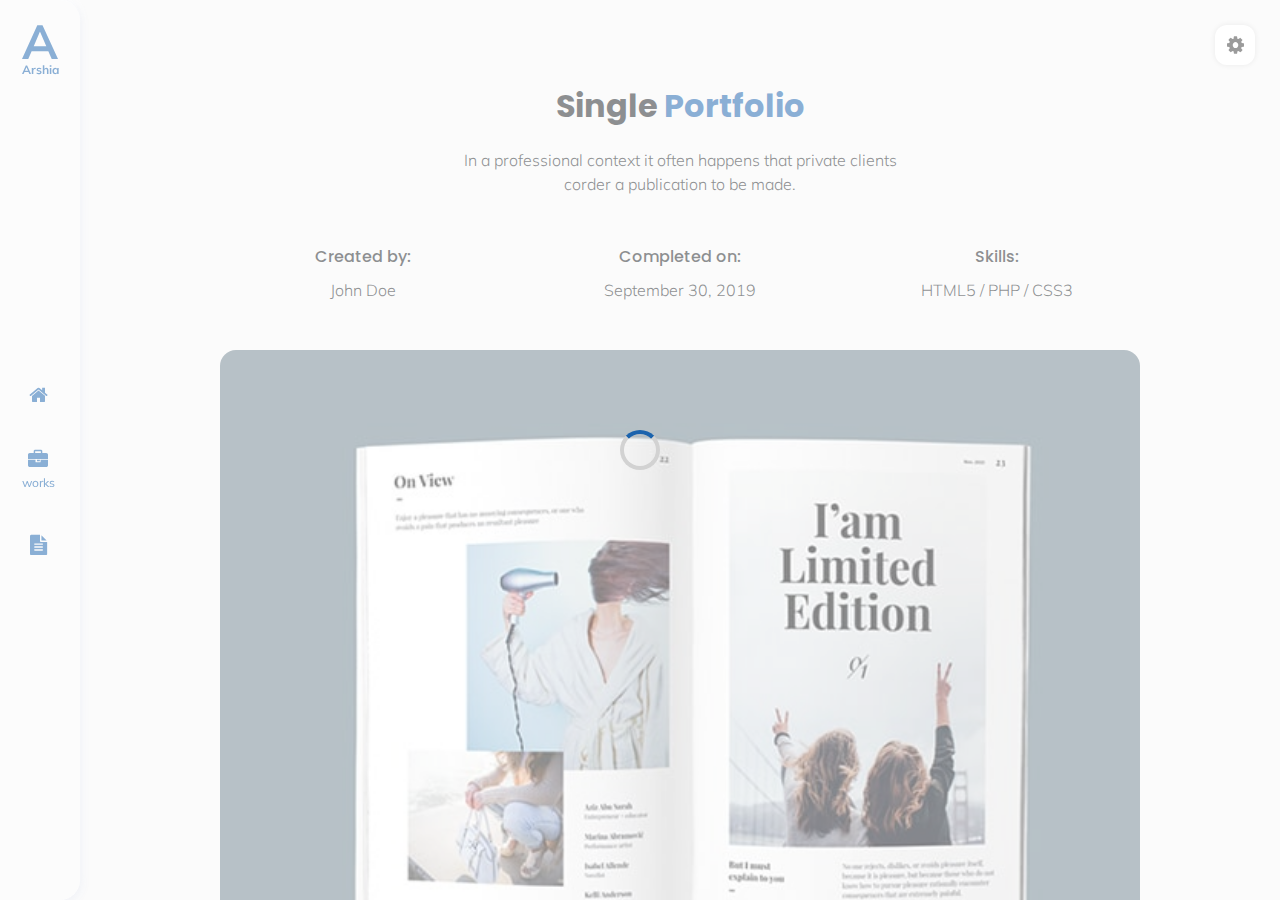
<file: Session-3/My Web Sites/cv/retrina.com/demo/arshia/arshia/cv/portfolio-single.html>
<!DOCTYPE html>
<html lang="en">
    
<!-- Mirrored from retrina.com/demo/arshia/arshia/cv/portfolio-single.html by HTTrack Website Copier/3.x [XR&CO'2014], Mon, 11 Sep 2023 13:41:54 GMT -->
<head>
        <meta charset="UTF-8">
        <meta name="viewport" content="width=device-width, initial-scale=1, shrink-to-fit=no">
        <title>Arshia - Fully Responsive Personal Template</title>
        <meta name="description" content="" />
        <meta name="keywords" content="" />
        <meta name="author" content="Retrina Group" />

        <!--  FavIcon  -->
        <link rel="shortcut icon" href="assets/img/favicon.ico">

        <!-- Google Fonts -->
		<link href="https://fonts.googleapis.com/css?family=Muli:300,400,600" rel="stylesheet">
		<link href="https://fonts.googleapis.com/css?family=Poppins:400,500,600,700" rel="stylesheet">

        <!-- FontAwesome Css -->
        <link rel="stylesheet" href="assets/css/font-awesome.min.css">
        <!-- Line icon Css -->
        <link rel="stylesheet" href="assets/css/LineIcons.css">
        <!-- Bootstrap Css -->
        <link rel="stylesheet" href="assets/css/bootstrap.css">
        <!-- Owl Carousel Css -->
        <link rel="stylesheet" href="assets/css/owl.carousel.min.css">
        <!-- Magnific Popup Css -->
        <link rel="stylesheet" href="assets/css/magnific-popup.css">
        <!-- Colors Css -->
        <link rel="stylesheet" href="assets/css/color/blue-color.css" id="option-color">
        <!--  Custom Style CSS  -->
        <link rel="stylesheet" href="assets/css/main.css">
    </head>
    <body data-spy="scroll" data-target="#scrollspy" data-offset="1" class="flat-demo">

    <!--  Pre Loader  -->
    <div id="overlayer"></div>
    <span class="loader"></span>

    <!--   Header Start -->
    <header>
        <div class="header-navbar h-100">
            <a class="navbar-brand" href="colorfull.html"><b>A</b><span>Arshia</span></a>
            <ul class="list-group menu text-center" id="menu">
                <li class="list-group-item"><a href="colorfull.html"><i class="fa fa-home"></i><span>home</span></a></li>
                <li class="list-group-item"><a class="active" href="portfolio.html"><i class="fa fa-briefcase"></i><span>works</span></a></li>
                <li class="list-group-item"><a href="blog.html"><i class="fa fa-file-text"></i><span>blog</span></a></li>
            </ul>
            <div class="menu-toggler">
                <span>
                    <i class="text-white lni-menu"></i>
                </span>
            </div>
        </div>
    </header>
    <!--   Header End   -->

    <main id="main">

        <!-- Portfolio Start -->
        <section id="portfolio" class="portfolio active">
            <div class="display-table">
                <div class="display-content">
                    <div class="container">
                        <div class="row">
                            <div class="col-12 col-md-10 mx-auto">
                                <div class="text-center">
                                    <h2 class="mb-3">Single <span class="base-color"> Portfolio</span></h2>
                                    <p class="max-width-450">In a professional context it often happens that private clients corder a publication to be made.</p>
                                </div>
                                <div class="row contact-info mt-5">
                                    <div class="col-md-4">
                                        <div class="text-center">
                                            <div>
                                                <h6>Created by:</h6>
                                                <p class="mb-0">John Doe</p>
                                            </div>
                                        </div>
                                    </div>
                                    <div class="col-md-4 p-title-border mt-3 mt-md-0">
                                        <div class="text-center">
                                            <div>
                                                <h6 class="contact_detail-title">Completed on:</h6>
                                                <p class="mb-0">September 30, 2019</p>
                                            </div>
                                        </div>
                                    </div>
                                    <div class="col-md-4 mt-3 mt-md-0">
                                        <div class="text-center">
                                            <div>
                                                <h6>Skills:</h6>
                                                <p class="mb-0">HTML5 / PHP / CSS3</p>
                                            </div>
                                        </div>
                                    </div>
                                </div>
                                <div class="mt-5">
                                    <div class="portfolio-single-item image-border">
                                        <img src="assets/img/portfolio-15.jpg" class="d-block" alt="...">
                                    </div>
                                </div>
                                <div class="text-md-left mt-5">
                                    <p class="my-3">These words are here to provide the reader with a basic impression of how actual text will appear in its final presentation. This is dummy copy. It is not meant to be read. It has been placed here solely to demonstrate the look and feel of finished, typeset text. These words are here to provide the reader with a basic impression of how actual text will appear in its final presentation. Only for show.</p>
                                    <p class="mt-3 mb-0">These words are here to provide the reader with a basic impression of how actual text will appear in its final presentation. This is dummy copy. It is not meant to be read. It has been placed here solely to demonstrate the look and feel of finished, typeset text. These words are here to provide the reader with a basic impression of how actual text will appear in its final presentation. Only for show.</p>
                                </div>
                            </div>
                        </div>
                    </div>
                </div>
            </div>
        </section>
        <!--  Portfolio End  -->

    </main>

    <!-- Start Options -->
    <div id="color-switcher" class="color-switcher" >
        <div class="text-center color-pallet hide">
            <h6 class="theme-skin-title">Theme Skin</h6>
            <ul class="theme-skin list-inline">
                <li class="list-inline-item">
                    <a href="javascript:void(0)" class="flat-skin active">Flat</a>
                </li>
                <li class="list-inline-item">
                    <a href="javascript:void(0)" class="neo-skin">Neo</a>
                </li>
            </ul>
            <h6 class="text-center mt-3">Select your color</h6>
            <ul class="pattern">
                <li>
                    <a class="color1" href="#"></a>
                </li>
                <li>
                    <a class="color2" href="#"></a>
                </li>
                <li>
                    <a class="color3" href="#"></a>
                </li>
                <li>
                    <a class="color4" href="#"></a>
                </li>
                <li>
                    <a class="color5" href="#"></a>
                </li>
                <li>
                    <a class="color6" href="#"></a>
                </li>
                <li>
                    <a class="color7" href="#"></a>
                </li>
                <li>
                    <a class="color8" href="#"></a>
                </li>
                <li>
                    <a class="color9" href="#"></a>
                </li>
            </ul>
            <h6 class="my-2 color-scheme-title">Light & Dark Version</h6>
            <ul class="color-scheme list-inline">
                <li class="list-inline-item">
                    <a href="javascript:void(0)" class="light-scheme active"><i class="lni-sun"></i> Light</a>
                </li>
                <li class="list-inline-item">
                    <a href="javascript:void(0)" class="dark-scheme"><i class="lni-night"></i> Dark</a>
                </li>
            </ul>
        </div>
        <div class="pallet-button hide">
            <a href="#" class="cp-toggle"><i class="fa fa-cog fa-spin"></i></a>
        </div>
    </div>
    <!-- End Options -->

    <!--  JavaScripts  -->
    <script src="assets/js/jquery-3.4.1.min.js"></script>
    <!--  Bootstrap Js  -->
    <script src="assets/js/bootstrap.js"></script>
    <!--  Easing Js  -->
    <script src="assets/js/jquery.easing.min.js"></script>
    <!--  CountTo Js  -->
    <script src="assets/js/jquery.countTo.js"></script>
    <!--  Typed Js  -->
    <script src="assets/js/typed.js"></script>
    <!--  Magnific Popup Js  -->
    <script src="assets/js/jquery.magnific-popup.min.js"></script>
    <!--  Isotope Js  -->
    <script src="assets/js/isotope.pkgd.min.js"></script>
    <!--  Owl Carousel Js  -->
    <script src="assets/js/owl.carousel.min.js"></script>
    <!--  Custom JS  -->
    <script src="assets/js/arshia.js"></script>

    </body>

<!-- Mirrored from retrina.com/demo/arshia/arshia/cv/portfolio-single.html by HTTrack Website Copier/3.x [XR&CO'2014], Mon, 11 Sep 2023 13:41:54 GMT -->
</html>
</file>
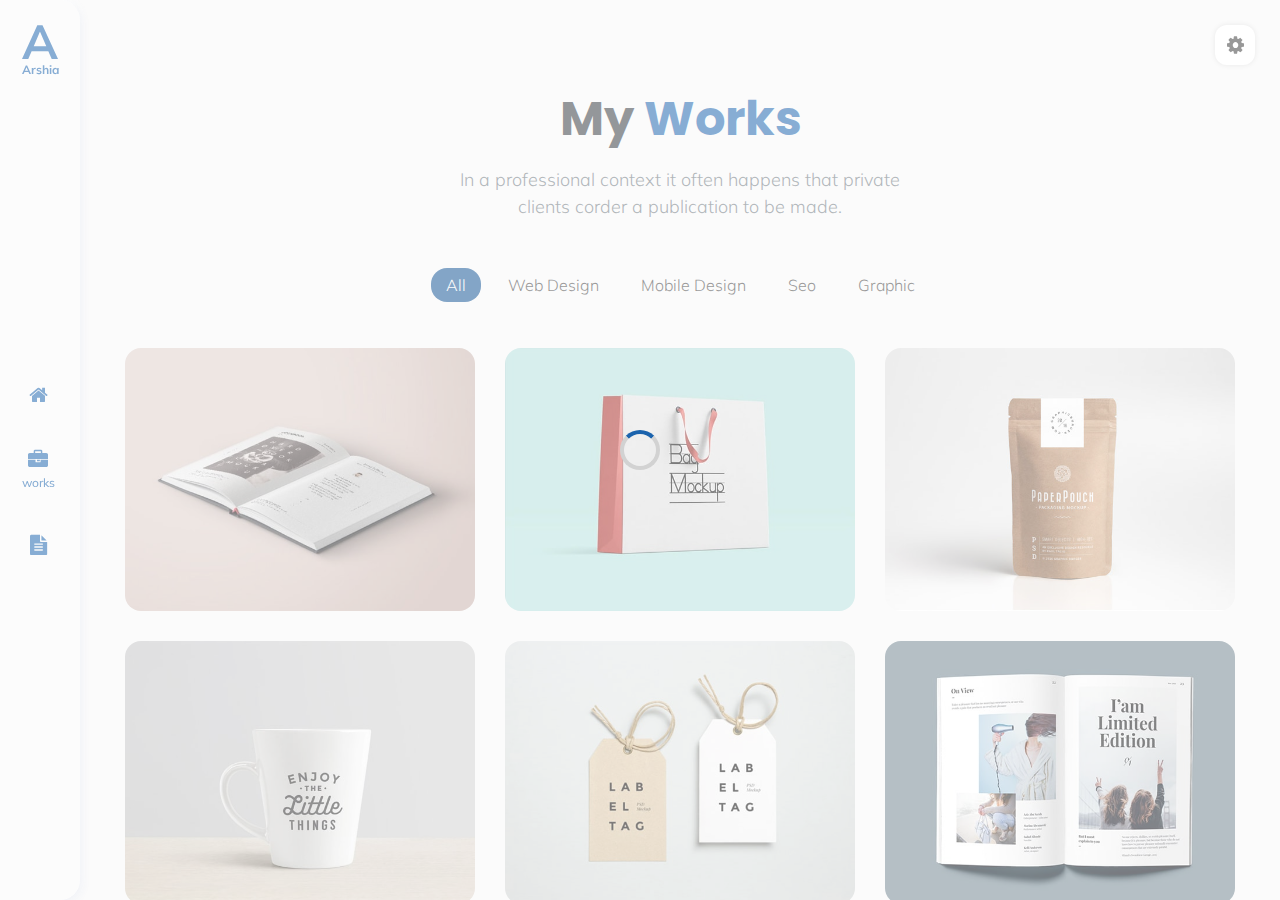
<file: Session-3/My Web Sites/cv/retrina.com/demo/arshia/arshia/cv/portfolio.html>
<!DOCTYPE html>
<html lang="en">
    
<!-- Mirrored from retrina.com/demo/arshia/arshia/cv/portfolio.html by HTTrack Website Copier/3.x [XR&CO'2014], Mon, 11 Sep 2023 13:41:43 GMT -->
<head>
        <meta charset="UTF-8">
        <meta name="viewport" content="width=device-width, initial-scale=1, shrink-to-fit=no">
        <title>Arshia - Fully Responsive Personal Template</title>
        <meta name="description" content="" />
        <meta name="keywords" content="" />
        <meta name="author" content="Retrina Group" />

        <!--  FavIcon  -->
        <link rel="shortcut icon" href="assets/img/favicon.ico">

        <!-- Google Fonts -->
		<link href="https://fonts.googleapis.com/css?family=Muli:300,400,600" rel="stylesheet">
		<link href="https://fonts.googleapis.com/css?family=Poppins:400,500,600,700" rel="stylesheet">

        <!-- FontAwesome Css -->
        <link rel="stylesheet" href="assets/css/font-awesome.min.css">
        <!-- Line icon Css -->
        <link rel="stylesheet" href="assets/css/LineIcons.css">
        <!-- Bootstrap Css -->
        <link rel="stylesheet" href="assets/css/bootstrap.css">
        <!-- Owl Carousel Css -->
        <link rel="stylesheet" href="assets/css/owl.carousel.min.css">
        <!-- Magnific Popup Css -->
        <link rel="stylesheet" href="assets/css/magnific-popup.css">
        <!-- Colors Css -->
        <link rel="stylesheet" href="assets/css/color/blue-color.css" id="option-color">
        <!--  Custom Style CSS  -->
        <link rel="stylesheet" href="assets/css/main.css">
    </head>
    <body data-spy="scroll" data-target="#scrollspy" data-offset="1" class="flat-demo">

    <!--  Pre Loader  -->
    <div id="overlayer"></div>
    <span class="loader"></span>

    <!--   Header Start -->
    <header>
        <div class="header-navbar h-100">
            <a class="navbar-brand" href="colorfull.html"><b>A</b><span>Arshia</span></a>
            <ul class="list-group menu text-center" id="menu">
                <li class="list-group-item"><a href="colorfull.html"><i class="fa fa-home"></i><span>home</span></a></li>
                <li class="list-group-item"><a class="active" href="portfolio.html"><i class="fa fa-briefcase"></i><span>works</span></a></li>
                <li class="list-group-item"><a href="blog.html"><i class="fa fa-file-text"></i><span>blog</span></a></li>
            </ul>
            <div class="menu-toggler">
                <span>
                    <i class="text-white lni-menu"></i>
                </span>
            </div>
        </div>
    </header>
    <!--   Header End   -->

    <main id="main">

        <!-- Portfolio Start -->
        <section id="portfolio" class="portfolio active">
            <div class="display-table">
                <div class="display-content">
                    <div class="container">
                        <div class="row">
                            <div class="col-lg-12">
                                <div class="text-center title">
                                    <h2 class="text-dark">My <span class="base-color">Works</span></h2>
                                    <p class="text-muted mb-5 max-width-450">In a professional context it often happens that private clients corder a publication to be made.</p>
                                </div>
                            </div>
                        </div>
                        <div class="row">
                            <!--   Portfolio Filters   -->
                            <ul id="portfolio-filter" class="list-unstyled list-inline mb-0 col-lg-12 text-center portfolio-filter">
                                <li class="button-border list-inline-item">
                                    <a href="#" data-filter="*" class="pill-button active">All</a>
                                </li>
                                <li class="button-border list-inline-item">
                                    <a href="#" data-filter=".webdesign" class="pill-button">Web Design</a>
                                </li>
                                <li class="button-border list-inline-item">
                                    <a href="#" data-filter=".mobiledesign" class="pill-button">Mobile Design</a>
                                </li>
                                <li class="button-border list-inline-item">
                                    <a href="#" data-filter=".seo" class="pill-button">Seo</a>
                                </li>
                                <li class="button-border list-inline-item">
                                    <a href="#" data-filter=".graphic" class="pill-button">Graphic</a>
                                </li>
                            </ul>
                        </div>
                        <div class="portfolio-items row">
                            <!-- Item 01 -->
                            <div class="col-lg-4 portfolio-item seo">
                                <div class="image-border">
                                    <div class="portfolio-item-content">
                                        <img src="assets/img/portfolio-10.jpg" alt="/" class="img-fluid">
                                        <div class="img-overlay text-center">
                                            <div class="img-overlay-content">
                                                <div class="portfolio-icon">
                                                    <a href="portfolio-single.html"><i class="lni-link"></i></a>
                                                    <a href="assets/img/portfolio-10.jpg" class="js-zoom-gallery">
                                                        <i class="lni-search"></i>
                                                    </a>
                                                </div>
                                                <h5 class="mt-3 mb-0">My Work</h5>
                                            </div>
                                        </div>
                                    </div>
                                </div>
                            </div>
                            <!-- Item 02 -->
                            <div class="col-lg-4 portfolio-item graphic webdesign">
                                <div class="image-border">
                                    <div class="portfolio-item-content">
                                        <img src="assets/img/portfolio-11.jpg" alt="/" class="img-fluid">
                                        <div class="img-overlay text-center">
                                            <div class="img-overlay-content">
                                                <div class="portfolio-icon">
                                                    <a href="portfolio-single.html"><i class="lni-link"></i></a>
                                                    <a href="assets/img/portfolio-11.jpg" class="js-zoom-gallery">
                                                        <i class="lni-search"></i>
                                                    </a>
                                                </div>
                                                <h5 class="mt-3 mb-0">My Work</h5>
                                            </div>
                                        </div>
                                    </div>
                                </div>
                            </div>
                            <!-- Item 03 -->
                            <div class="col-lg-4 portfolio-item webdesign graphic">
                                <div class="image-border">
                                    <div class="portfolio-item-content">
                                        <img src="assets/img/portfolio-12.jpg" alt="/" class="img-fluid">
                                        <div class="img-overlay text-center">
                                            <div class="img-overlay-content">
                                                <div class="portfolio-icon">
                                                    <a href="portfolio-single.html"><i class="lni-link"></i></a>
                                                    <a href="assets/img/portfolio-12.jpg" class="js-zoom-gallery">
                                                        <i class="lni-search"></i>
                                                    </a>
                                                </div>
                                                <h5 class="mt-3 mb-0">My Work</h5>
                                            </div>
                                        </div>
                                    </div>
                                </div>
                            </div>
                            <!-- Item 04 -->
                            <div class="col-lg-4 portfolio-item mobiledesign webdesign">
                                <div class="image-border">
                                    <div class="portfolio-item-content">
                                        <img src="assets/img/portfolio-13.jpg" alt="/" class="img-fluid">
                                        <div class="img-overlay text-center">
                                            <div class="img-overlay-content">
                                                <div class="portfolio-icon">
                                                    <a href="portfolio-single.html"><i class="lni-link"></i></a>
                                                    <a href="assets/img/portfolio-13.jpg" class="js-zoom-gallery">
                                                        <i class="lni-search"></i>
                                                    </a>
                                                </div>
                                                <h5 class="mt-3 mb-0">My Work</h5>
                                            </div>
                                        </div>
                                    </div>
                                </div>
                            </div>
                            <!-- Item 05 -->
                            <div class="col-lg-4 portfolio-item mobiledesign seo">
                                <div class="image-border">
                                    <div class="portfolio-item-content">
                                        <img src="assets/img/portfolio-14.jpg" alt="/" class="img-fluid">
                                        <div class="img-overlay text-center">
                                            <div class="img-overlay-content">
                                                <div class="portfolio-icon">
                                                    <a href="portfolio-single.html"><i class="lni-link"></i></a>
                                                    <a href="assets/img/portfolio-14.jpg" class="js-zoom-gallery">
                                                        <i class="lni-search"></i>
                                                    </a>
                                                </div>
                                                <h5 class="mt-3 mb-0">My Work</h5>
                                            </div>
                                        </div>
                                    </div>
                                </div>
                            </div>
                            <!-- Item 06 -->
                            <div class="col-lg-4 portfolio-item mobiledesign">
                                <div class="image-border">
                                    <div class="portfolio-item-content">
                                        <img src="assets/img/portfolio-15.jpg" alt="/" class="img-fluid">
                                        <div class="img-overlay text-center">
                                            <div class="img-overlay-content">
                                                <div class="portfolio-icon">
                                                    <a href="portfolio-single.html"><i class="lni-link"></i></a>
                                                    <a href="assets/img/portfolio-15.jpg" class="js-zoom-gallery">
                                                        <i class="lni-search"></i>
                                                    </a>
                                                </div>
                                                <h5 class="mt-3 mb-0">My Work</h5>
                                            </div>
                                        </div>
                                    </div>
                                </div>
                            </div>
                            <!-- Item 07 -->
                            <div class="col-lg-4 portfolio-item mobiledesign webdesign">
                                <div class="image-border">
                                    <div class="portfolio-item-content">
                                        <img src="assets/img/portfolio-16.jpg" alt="/" class="img-fluid">
                                        <div class="img-overlay text-center">
                                            <div class="img-overlay-content">
                                                <div class="portfolio-icon">
                                                    <a href="portfolio-single.html"><i class="lni-link"></i></a>
                                                    <a href="assets/img/portfolio-16.jpg" class="js-zoom-gallery">
                                                        <i class="lni-search"></i>
                                                    </a>
                                                </div>
                                                <h5 class="mt-3 mb-0">My Work</h5>
                                            </div>
                                        </div>
                                    </div>
                                </div>
                            </div>
                            <!-- Item 08 -->
                            <div class="col-lg-4 portfolio-item webdesign graphic">
                                <div class="image-border">
                                    <div class="portfolio-item-content">
                                        <img src="assets/img/portfolio-17.jpg" alt="/" class="img-fluid">
                                        <div class="img-overlay text-center">
                                            <div class="img-overlay-content">
                                                <div class="portfolio-icon">
                                                    <a href="portfolio-single.html"><i class="lni-link"></i></a>
                                                    <a href="assets/img/portfolio-17.jpg" class="js-zoom-gallery">
                                                        <i class="lni-search"></i>
                                                    </a>
                                                </div>
                                                <h5 class="mt-3 mb-0">My Work</h5>
                                            </div>
                                        </div>
                                    </div>
                                </div>
                            </div>
                            <!-- Item 09 -->
                            <div class="col-lg-4 portfolio-item seo">
                                <div class="image-border">
                                    <div class="portfolio-item-content">
                                        <img src="assets/img/portfolio-18.jpg" alt="/" class="img-fluid">
                                        <div class="img-overlay text-center">
                                            <div class="img-overlay-content">
                                                <div class="portfolio-icon">
                                                    <a href="portfolio-single.html"><i class="lni-link"></i></a>
                                                    <a href="assets/img/portfolio-18.jpg" class="js-zoom-gallery">
                                                        <i class="lni-search"></i>
                                                    </a>
                                                </div>
                                                <h5 class="mt-3 mb-0">My Work</h5>
                                            </div>
                                        </div>
                                    </div>
                                </div>
                            </div>
                            <!-- Item 10 -->
                            <div class="col-lg-4 portfolio-item mobiledesign seo">
                                <div class="image-border">
                                    <div class="portfolio-item-content">
                                        <img src="assets/img/portfolio-11.jpg" alt="/" class="img-fluid">
                                        <div class="img-overlay text-center">
                                            <div class="img-overlay-content">
                                                <div class="portfolio-icon">
                                                    <a href="portfolio-single.html"><i class="lni-link"></i></a>
                                                    <a href="assets/img/portfolio-11.jpg" class="js-zoom-gallery">
                                                        <i class="lni-search"></i>
                                                    </a>
                                                </div>
                                                <h5 class="mt-3 mb-0">My Work</h5>
                                            </div>
                                        </div>
                                    </div>
                                </div>
                            </div>
                            <!-- Item 11 -->
                            <div class="col-lg-4 portfolio-item webdesign graphic">
                                <div class="image-border">
                                    <div class="portfolio-item-content">
                                        <img src="assets/img/portfolio-14.jpg" alt="/" class="img-fluid">
                                        <div class="img-overlay text-center">
                                            <div class="img-overlay-content">
                                                <div class="portfolio-icon">
                                                    <a href="portfolio-single.html"><i class="lni-link"></i></a>
                                                    <a href="assets/img/portfolio-14.jpg" class="js-zoom-gallery">
                                                        <i class="lni-search"></i>
                                                    </a>
                                                </div>
                                                <h5 class="mt-3 mb-0">My Work</h5>
                                            </div>
                                        </div>
                                    </div>
                                </div>
                            </div>
                            <!-- Item 12 -->
                            <div class="col-lg-4 portfolio-item seo graphic">
                                <div class="image-border">
                                    <div class="portfolio-item-content">
                                        <img src="assets/img/portfolio-16.jpg" alt="/" class="img-fluid">
                                        <div class="img-overlay text-center">
                                            <div class="img-overlay-content">
                                                <div class="portfolio-icon">
                                                    <a href="portfolio-single.html"><i class="lni-link"></i></a>
                                                    <a href="assets/img/portfolio-16.jpg" class="js-zoom-gallery">
                                                        <i class="lni-search"></i>
                                                    </a>
                                                </div>
                                                <h5 class="mt-3 mb-0">My Work</h5>
                                            </div>
                                        </div>
                                    </div>
                                </div>
                            </div>
                        </div>
                        <div class="row mt-4">
                            <div class="col-12 text-center pt-2">
                                <div class="button-border d-inline-block">
                                    <button class="pill-button showMore" id="showMore">Show More</button>
                                    <span id="showMore-initials" class="d-none" class="d-none" data-initial="6" data-next="3"></span>
                                </div>
                            </div>
                        </div>
                    </div>
                </div>
            </div>
        </section>
        <!--  Portfolio End  -->

    </main>

    <!-- Start Options -->
    <div id="color-switcher" class="color-switcher" >
        <div class="text-center color-pallet hide">
            <h6 class="theme-skin-title">Theme Skin</h6>
            <ul class="theme-skin list-inline">
                <li class="list-inline-item">
                    <a href="javascript:void(0)" class="flat-skin active">Flat</a>
                </li>
                <li class="list-inline-item">
                    <a href="javascript:void(0)" class="neo-skin">Neo</a>
                </li>
            </ul>
            <h6 class="text-center mt-3">Select your color</h6>
            <ul class="pattern">
                <li>
                    <a class="color1" href="#"></a>
                </li>
                <li>
                    <a class="color2" href="#"></a>
                </li>
                <li>
                    <a class="color3" href="#"></a>
                </li>
                <li>
                    <a class="color4" href="#"></a>
                </li>
                <li>
                    <a class="color5" href="#"></a>
                </li>
                <li>
                    <a class="color6" href="#"></a>
                </li>
                <li>
                    <a class="color7" href="#"></a>
                </li>
                <li>
                    <a class="color8" href="#"></a>
                </li>
                <li>
                    <a class="color9" href="#"></a>
                </li>
            </ul>
            <h6 class="my-2 color-scheme-title">Light & Dark Version</h6>
            <ul class="color-scheme list-inline">
                <li class="list-inline-item">
                    <a href="javascript:void(0)" class="light-scheme active"><i class="lni-sun"></i> Light</a>
                </li>
                <li class="list-inline-item">
                    <a href="javascript:void(0)" class="dark-scheme"><i class="lni-night"></i> Dark</a>
                </li>
            </ul>
        </div>
        <div class="pallet-button hide">
            <a href="#" class="cp-toggle"><i class="fa fa-cog fa-spin"></i></a>
        </div>
    </div>
    <!-- End Options -->

    <!--  JavaScripts  -->
    <script src="assets/js/jquery-3.4.1.min.js"></script>
    <!--  Bootstrap Js  -->
    <script src="assets/js/bootstrap.js"></script>
    <!--  Easing Js  -->
    <script src="assets/js/jquery.easing.min.js"></script>
    <!--  CountTo Js  -->
    <script src="assets/js/jquery.countTo.js"></script>
    <!--  Typed Js  -->
    <script src="assets/js/typed.js"></script>
    <!--  Magnific Popup Js  -->
    <script src="assets/js/jquery.magnific-popup.min.js"></script>
    <!--  Isotope Js  -->
    <script src="assets/js/isotope.pkgd.min.js"></script>
    <!--  Owl Carousel Js  -->
    <script src="assets/js/owl.carousel.min.js"></script>
    <!--  Custom JS  -->
    <script src="assets/js/arshia.js"></script>

    </body>

<!-- Mirrored from retrina.com/demo/arshia/arshia/cv/portfolio.html by HTTrack Website Copier/3.x [XR&CO'2014], Mon, 11 Sep 2023 13:41:44 GMT -->
</html>
</file>
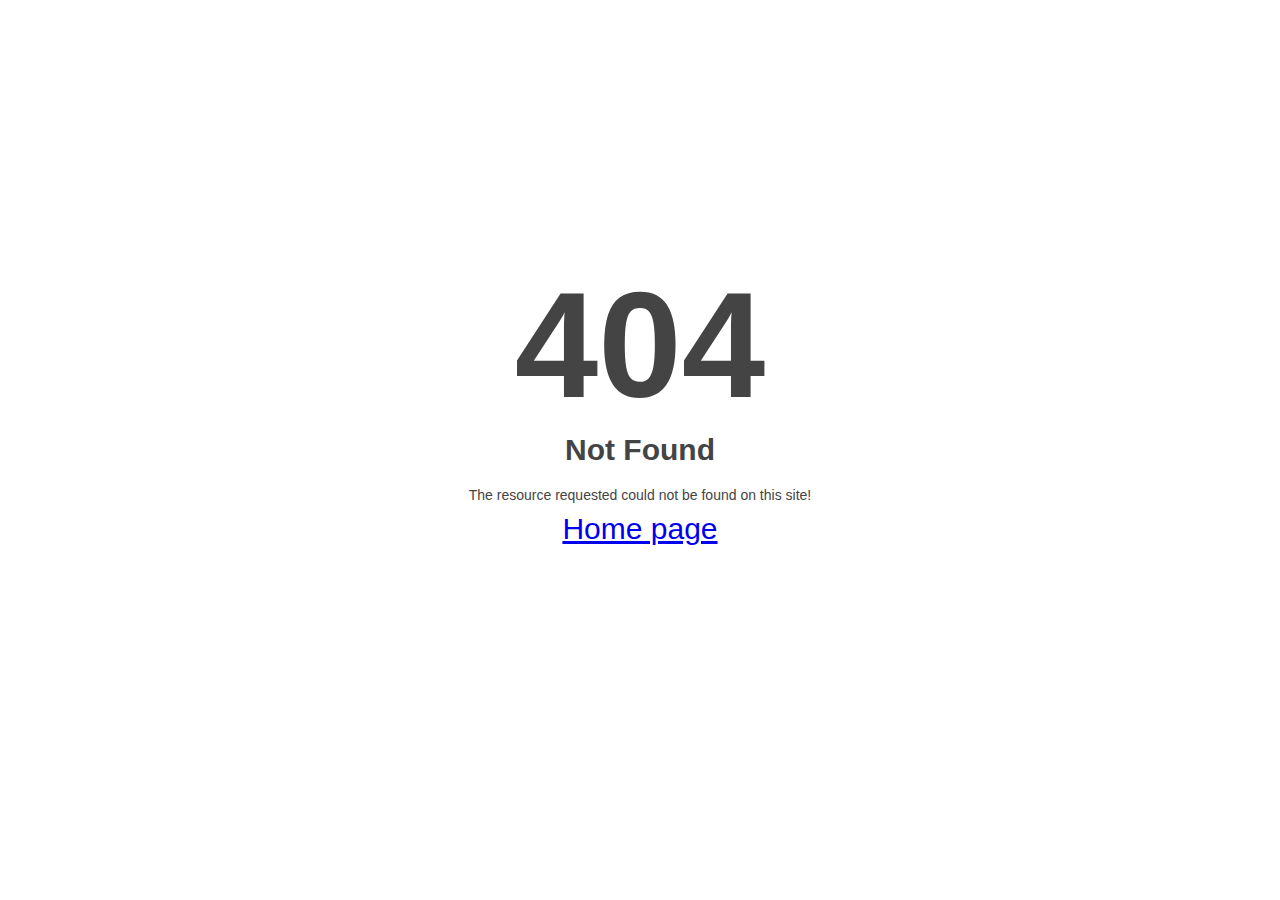
<file: Session-3/My Web Sites/cv/retrina.com/demo/arshia/arshia/cv/assets/css/owl.video.play.html>
<!DOCTYPE html>
<html style="height:100%">
<head><meta charset="utf-8">
<meta name="viewport" content="width=device-width, initial-scale=1, shrink-to-fit=no" />
<title> 404 Not Found
</title></head>
<body style="color: #444; margin:0;font: normal 14px/20px Arial, Helvetica, sans-serif; height:100%; background-color: #fff;">
<div style="height:auto; min-height:100%; ">     <div style="text-align: center; width:800px; margin-left: -400px; position:absolute; top: 30%; left:50%;">
        <h1 style="margin:0; font-size:150px; line-height:150px; font-weight:bold;">404</h1>
<h2 style="margin-top:20px;font-size: 30px;">Not Found
</h2>
<p>The resource requested could not be found on this site!</p>
<a href="https://retrina.com" style="margin-top:20px;font-size: 30px;">Home page</a>

</div></div></body></html>
</file>
<file: projects-theme/6/assets/styles/style.css>
@font-face {
    font-family: "proDisplay-semiBold";
    src: url("../fonts/SFProDisplay-Semibold.woff2") format("woff2"),
        url("../fonts/SFProDisplay-Semibold.woff") format("woff");
    font-weight: 600;
    font-style: normal;
    font-display: swap;
}

@font-face {
    font-family: "proDisplay-regular";
    src: url("../fonts/SFProDisplay-Regular.woff2") format("woff2"),
        url("../fonts/SFProDisplay-Regular.woff") format("woff");
    font-weight: normal;
    font-style: normal;
    font-display: swap;
}

img {
    max-width: 100%;
}

body {
    margin: 0;
    padding: 0;
}

a {
    color: inherit;
    text-decoration: none;
}

h1,
h2,
h3,
h4,
h5,
h6 {
    font-family: "proDisplay-semiBold";
    margin: 0;
}
p {
    margin: 0;
    font-family: "proDisplay-regular";
}

header {
    z-index: 1;
    position: fixed;
    width: 100%;
}

nav ul {
    direction: rtl;
    margin-top: 30px;
}

nav ul li {
    font-family: "proDisplay-regular";
    color: white;
    display: inline-block;
    margin-left: 30px;
    padding-bottom: 5px;
    transition: 1s all;
}

nav ul li:hover {
    transition: 0.5s all;
    color : #656261;
}

section {
    width: 100%;
    height: 70vh;
}

.main-section {
    height: 100vh !important;
    background-image: url("../images/main-section-wallpaper.png");
    background-size: cover;
    background-position: center;
}

.main-section .title {
    font-family: "proDisplay-semiBold";
    color: white;
    text-align: center;
    width: 100%;
    display: inline-block;
    margin-top: 20vh;
    font-size: 70px;
}

.second-section {
    background-color: #403e3d;
    position: relative;
}

.second-section .text-container {
    width: 100%;
    display: inline-block;
    margin-top: 18vh;
    text-align: center;
}

.second-section .text-container .texts {
    width: 60%;
    margin: 0 auto;
}

.second-section .text-container .text {
    color: white;
    text-align: justify;
    display: inline-block;
    width: 40%;
    padding: 10px;
}

.third-section {
    background-color: black;
    background-image: url("../images/second-section-image.jpg");
    background-repeat: no-repeat;
    background-position: center;
    background-size: contain;
}

.third-section .text-container , .fourth-section .downer-content .container{
    color: white;
    width: 100%;
    margin: 0 auto;
    text-align: center;
    display: inline-block;
    margin-top: 20vh;
}

.third-section .text-container h3 , .fourth-section .downer-content h3{
    font-size: 50px;
}
.third-section .text-container p ,.fourth-section .downer-content p{
    margin: 20px;
    font-size: 30px;
}

.button {
    font-family: "proDisplay-regular";
    border-radius: 50px;
    font-size: 30px;
    color: black;
    padding: 10px 20px;
    background-color: white;
}


.fourth-section {
    background-color: red;
    background-image: url("../images/fourth-section-wallpaper.jpg");
    background-size: cover;
    height: 130vh !important;
    overflow: hidden;
}
.fourth-section .container {
    width: 80%;
    height: 100%;
    margin: 0 auto;
}

.fourth-section .upper-content .image {
    width: 40%;
    display: inline-block;
    margin-top: 15vh;
}

.fourth-section .upper-content .text {
    color: white;
    float: right;
    width: 50%;
    margin-top: 24vh;
    display: inline-block;
    padding: 40px;
}

.upper-content {
    background-color: black;
    height: 45%;
    width: 100%;
    margin-bottom: 10%;
}
.downer-content {
    height: 45%;
    width: 100%;
}

.fifth-section {
    background-color: blue;
    background-image: url("../images/fifth-section-wallpaper.jpg");
    background-position: center;
    background-size: cover;
    height: 30vh !important;
}

.grey-circle {
    background-color: #403e3d;
    width: 100px;
    height: 100px;
    border-radius: 47%;
    position: absolute;
    bottom: 0px;
    left: calc(50% - 50px);
    margin-bottom: -40px;
    z-index: 1;
}

.blue-color-low-opacity {
    background: rgba(67, 146, 155, 0.5);
}

.search-box {
    border: 1px solid grey;
    border-radius: 20px;
    padding: 5px 10px;
    direction: ltr;
}

.full {
    width: 100%;
    height: 100%;
}

header .container {
    width: 95%;
    margin: 0 auto;
}

.fa-apple{
    color: #ffffff;
    font-size: 30px;
}
nav{
    float: right;
    display: inline-block;
}
.header-logo{
    margin-top: 20px;
    float: left;
    display: inline-block;
}
</file>
<file: Session-1/resume-html css/style.css>
.profile-image{
    width: 30%;
    display: inline-block;
    height: 300px;
    align-items: center;
    justify-content: center;
    margin-top: 5vh;
}

.profile-image img{
    width: 300px;
    display: block;
    border-radius: 100%;
    margin: 0 auto;
}

.bio{
    width: 70%;
    float: left;
    height: 30vh;
    margin-top: 5vh;
}

.contact{
    width: 100%;
    height: 300px;
    display: inline-block;
    align-items: center;
    text-align: center;
    margin-top: 5vh;
}

a{
    color: inherit;
    text-decoration: none;
    display: inline-block;
    margin: 0 3vh;
}

*{
    font-family: Arial, Helvetica, sans-serif;
    direction: rtl;
}

.btnHead{
    text-align: center;
}

button{
    font-size: 15px;
    cursor: pointer;
}


.icon{
    filter: invert(1);
}
</file>
<file: Session-2/add-font/style.css>
@font-face {
    font-family: 'Falling Sky';
    src: url('./fonts/FallingSky.woff2') format('woff2'),
        url('./fonts/FallingSky.woff') format('woff');
    font-weight: normal;
    font-style: normal;
    font-display: swap;
}

body{
    font-family: 'Falling Sky';
}

.profile-image{
    width: 30%;
    display: inline-block;
    height: 300px;
    align-items: center;
    justify-content: center;
    margin-top: 5vh;
}

.profile-image img{
    width: 300px;
    display: block;
    border-radius: 100%;
    margin: 0 auto;
}

.bio{
    width: 70%;
    float: left;
    height: 30vh;
    margin-top: 5vh;
}

.contact{
    width: 100%;
    height: 300px;
    display: inline-block;
    align-items: center;
    text-align: center;
    margin-top: 5vh;
}

a{
    color: inherit;
    text-decoration: none;
    display: inline-block;
    margin: 0 3vh;
}

*{
    direction: rtl;
}

.btnHead{
    text-align: center;
}

.toggle{
    font-size: 15px;
    cursor: pointer;
}


.icon{
    filter: invert(1);
}
</file>
<file: Session-2/bazzar/style/style.css>
@font-face {
    font-family: 'Yekan Bakh';
    src: url('../fonts/YekanBakh-Medium.woff2') format('woff2'),
        url('../fonts/YekanBakh-Medium.woff') format('woff');
    font-weight: 500;
    font-style: normal;
    font-display: swap;
}


body {
    font-family: 'Yekan Bakh';
    margin: 0;
    padding: 0;
    direction: rtl;
    min-height: 300vh;
}

img {
    max-width: 100%;
}

a {
    text-decoration: none;
    color: inherit;
}

ul {
    list-style: none;
}

#header {
    position: fixed;
    width: 100%;
    background-color: #fff;
    box-shadow: 0 2px 12px rgba(0, 0, 0, 0.1);
    overflow: hidden;
}

.container {
    width: 80%;
    margin: 0 auto;
}

.container .inline {
    display: inline-block;
}

nav ul li {
    margin: 0px 10px;
    display: inline-block;
    position: relative;
}

nav ul li::after {
    content: "";
    display: inline-block;
    width: 100%;
    height: 10px;
    border-radius: 30px;
    top: 37px;
    right: 0px;
    position: absolute;
}

nav ul li:hover::after {
    content: "";
    display: inline-block;
    background-color: green;
    width: 100%;
    height: 10px;
    border-radius: 30px;
    position: absolute;
    top: 37px;
    transition: all 0.3s;
}

ul{
    text-align: center;
    padding: 0px;
}

.branding img{
    height: 42px;
    position: relative;
    top: 12px;
}


.search-box input{
    font-family: 'Yekan Bakh';
    padding: 5px 10px;
    border-radius: 20px;
    border: 1px solid grey;
    background-color: aliceblue;
    transition: all 0.4s;
    width: 200px;
}

.search-box input:hover,.search-box input:focus{
    transition: all 0.4s;
    width: 300px;
}


.box{
    border: 1px solid grey;
    border-radius: 15px;
    margin-bottom: 10px;
}

.box h1,.box h2{
    color: black;
    margin-right: 15px;
    font-weight: 300;
    font-size: 20px;
    cursor: default;
}

.box .app-list{
    width: 90%;
    margin: 0 auto;
}

.box .app-item{
    display: inline-block;
    width: calc(10% - 5px);
    margin: 5px;
    padding: 5px 2px;
    border-radius: 10px;
    transition: all 0.3s;
}

.app-item:hover{
    box-shadow: 0 2px 12px rgba(0, 0, 0, 0.1);
}


.app-item img{
    width: 80%;
    margin: 0 auto;
    display: block;
}

.app-item h3{
    margin: 0px 15px 0px;
    font-size: 15px;
    cursor: default;
}

.app-item p{
    margin: 0px 15px 0px;
    color: grey;
    font-size: 13px;
    cursor: default;
}

section{
    display: inline-block;
    width: 100%;
    margin: 80px 0px 0px;
}
</file>
<file: Session-2/skyline/style/style.css>
body{
    margin: 0;
    background-color: #272727;
    background-image: url(../assets/garage.png);
    background-position: center;
    background-size: cover;
    background-attachment: fixed;
    font-family: Arial, Helvetica, sans-serif;
}

.downing{
    margin-top: 100px;
}

.full-page{
    height: 100vh;
    background-attachment: fixed;
    background-position: center;
    background-repeat: no-repeat;
    background-size: auto;
}


.black{
    background-image: url(../assets/black.png);
}

.blue{
    background-image: url(../assets/blue.png);
}

.green{
    background-image: url(../assets/green.png);
}

.grey{
    background-image: url(../assets/grey.png);
}

.midnight{
    background-image: url(../assets/midnight.png);
}
.milky{
    background-image: url(../assets/milky.png);
}
.red{
    background-image: url(../assets/red.png);
}
.silver{
    background-image: url(../assets/silver.png);
}
.nismo{
    background-image: url(../assets/nismo.png);
}


.text-container{
    color: white;
    text-align: center;
    height: 100px;
    width: 50%;
    margin: 0 auto;
    padding-top: 20vh;
}

.text{
    padding: 5px;
    border-radius: 20px;
}

.order-container{
    text-align: center;
    height: 100px;
    width: 50%;
    margin: 0 auto;
    padding-top: 35vh;
}

a{
    border-radius: 20px;
    padding: 15px 50px;
    font-size: 35px;
    text-decoration: none;
}


.blacked{
    color: white;
    background-color: black;
}

.blued{
    color: white;
    background-color: darkblue;
}

.greened{
    color: white;
    background-color: #838D71;
}

.greyed{
    color: white;
    background-color: #272727;
}

.milkyed{
    color: black;
    background-color: #EBEAE2;
}

.reded{
    color: white;
    background: #c50000;
}

.silvered{
    color: black;
    background: silver;
}

.purpled{
    color: white;
    background-size: cover;
    background-image: url(../assets/purple-color.co-sk61-dark-purple-blur-gradation-36-3840x2400-4k-wallpaper-115878357);
}

.nismoed{
    outline: 2px solid darkred;
    color: white;
    background-color: #272727;
}
</file>
<file: Session-3/My Web Sites/cv/retrina.com/demo/arshia/arshia/cv/assets/css/color/green-color.css>
/*-----------------------------------------------------------
* Template Name    : Arshia - Fully Responsive Personal Template
* Author           : Retrina Group
* Version          : 1.0.0
* Created          : June 2020
* File Description : Color sass file of the template
*------------------------------------------------------------*/
::selection {
  background: rgba(26, 179, 148, 0.3);
}

::-moz-selection {
  background: rgba(26, 179, 148, 0.3);
}

.base-color {
  color: #1ab394 !important;
}

.hero-social li a:hover, .blog-link a:hover {
  color: #0c9b7e !important;
}

.bg-base-color {
  background-color: #1ab394 !important;
}

.follow-label:before,
.skill-box .fill-skillbar,
.timeline-area:before,
.testimonial .testimonial-border,
.blog-content:before,
.blog .owl-dot.active span {
  background: #1ab394;
}

.testimonial .owl-dot.active span {
  background: #1ab394 !important;
}

.menu li a,
header .navbar-brand span,
header .navbar-brand b,
.pill-button,
.pill-button:hover,
.ability ul li:before,
.timeline-icon,
.timeline-year,
.language-skill ul li i,
.contact .form-item .form-control,
.comments .comment-info a,
.portfolio .portfolio-icon a,
.portfolio .portfolio-icon a:first-child,
.blog-content button:hover,
.comments .comment-info a:hover,
.social a:hover {
  color: #1ab394;
}

.loader {
  border-top: 4px solid #1ab394 !important;
}

.timeline-icon {
  border: 1px solid #1ab394;
  background-color: #1ab394;
}

.portfolio .portfolio-item-content::before {
  background-color: rgba(26, 179, 148, 0.9);
}

.menu-toggler span {
  background-color: #1ab394;
}

.timeline-item:before {
  border: 2px solid #1ab394;
}

.timeline-item:before {
  border: 1px solid #1ab394;
}

/*-------------------------
      Flat Demo
-------------------------*/
.flat-demo .button-border, .arshia-dark.flat-demo .button-border {
  background-color: #1ab394;
}

.flat-demo .pill-button:hover, .flat-demo .pill-button.active {
  background-color: #0c9b7e;
}

.arshia-dark .hero-social li a:hover {
  color: #0c9b7e !important;
}
</file>
<file: Session-3/My Web Sites/cv/retrina.com/demo/arshia/arshia/cv/assets/css/main.css>
/*-------------------------
         GENERAL
-------------------------*/
body {
  font-family: "Muli", sans-serif;
  font-weight: 300;
}

.full-screen {
  height: 100vh;
}

main#main {
  width: 100%;
  height: 100%;
  position: absolute;
  overflow: hidden;
}

#main > section {
  position: fixed;
  top: 0;
  left: 0;
  width: calc(100%);
  bottom: 0;
  overflow-x: hidden;
  overflow-y: auto;
  transform: translate3d(100%, 0, 0);
  z-index: 0;
  opacity: 0;
  background-color: #f1f3f6;
  transition: transform .6s ease .6s,opacity 0s ease .6s;
  padding-left: 80px;
}

#main > section.active {
  transform: translate3d(0, 0, 0);
  z-index: 2;
  opacity: 1;
  transition: transform .6s ease;
}

.blog-single-page #main > section.active{
  transform: none;
}

h1, h2, h3, h4, h5, h6, .h1 {
  font-family: "Poppins", sans-serif;
  line-height: 1.618;
}

h2, h2 span {
  font-weight: 700;
}

.max-width-450 {
  max-width: 450px;
  margin: 0 auto;
}

a:hover {
  text-decoration: none;
}

a, button {
  outline: none !important;
}

.box-border {
  background-color: #f1f3f6;
  border-radius: 1.25rem;
  box-shadow: 3px 3px 3px #dadada, -3px -3px 3px #fafafa;
}

.box-hover-border {
  background-color: #f1f3f6;
  border-radius: 1.25rem;
  box-shadow: 3px 3px 3px #dadada, -3px -3px 3px #fafafa;
}

.box-hover-border:hover {
  box-shadow: inset 3px 3px 3px #dadada, inset -3px -3px 3px #fafafa;
}

.button-border {
  background-color: #f1f3f6;
  border-radius: 1rem;
  box-shadow: 3px 3px 3px #dadada, -3px -3px 3px #fafafa;
  display: inline-block;
  padding: 1px;
}

.button-border button {
  background-color: transparent;
}

.pill-button {
  border-radius: 1rem;
  border: none;
  padding: 10px 30px;
  transition: all 0.3s ease;
  font-size: 16px;
  display: inline-block;
}

.pill-button:hover, .pill-button.active {
  border: none;
  box-shadow: inset 3px 3px 3px #dadada, inset -3px -3px 3px #fafafa;
}

.image-border {
  background-color: #f1f3f6;
  border-radius: 1.25rem;
  box-shadow: 3px 3px 8px rgba(55, 84, 170, 0.1), -3px -3px 8px white;
  padding: 5px;
}

.image-border img {
  width: 100%;
  border-radius: 1rem;
}

.title h2 {
  font-size: 3rem;
}

.title p {
  font-size: 18px;
}

.display-table {
  width: 100%;
  height: 100%;
  display: table;
}

.display-content {
  vertical-align: middle;
  display: table-cell;
  padding: 5rem 0;
}

.center-item {
  display: flex;
  justify-content: center;
  flex-direction: column;
  align-items: center;
}

/*-------------------------
        ColorPallet
-------------------------*/
.color-switcher .color-pallet {
  background-color: white;
  box-shadow: 0 0 5px 1px rgba(0, 0, 0, 0.1);
  top: 25px;
  z-index: 1000;
  position: fixed;
  transition: all 0.3s ease;
  right: 75px;
  width: 189px;
  border-radius: 1.25rem;
  opacity: 0;
  visibility: hidden;
}

.color-switcher .color-pallet.show {
  opacity: 1;
  visibility: visible;
}

.color-switcher .pallet-button {
  background-color: white;
  box-shadow: 0 0 5px 1px rgba(0, 0, 0, 0.1);
  top: 25px;
  z-index: 1000;
  position: fixed;
  transition: all 0.3s ease;
  display: block;
  height: 40px;
  right: 25px;
  width: 40px;
  border-radius: 0.75rem;
}

.color-switcher .pallet-button a {
  width: 40px;
  height: 40px;
  display: block;
  text-align: center;
}

.color-switcher .pallet-button i {
  color: #3c3c3c;
  font-size: 20px;
  line-height: 40px;
}

.color-switcher ul.pattern {
  list-style: none outside none;
  margin: 0 0 0;
  overflow: hidden;
  padding: 0;
}

.color-switcher ul.pattern li {
  float: left;
}

.color-switcher ul.pattern li a {
  cursor: pointer;
  display: block;
  height: 30px;
  width: 30px;
  border-radius: 28px 18px 0 21px;
  transform: rotate(-135deg);
  margin: 15px  0 15px 25px;
}

.color-switcher ul.pattern .color1 {
  background: #1ab394;
}

.color-switcher ul.pattern .color2 {
  background: #fbdd62;
}

.color-switcher ul.pattern .color3 {
  background: #ddae3f;
}

.color-switcher ul.pattern .color4 {
  background: #0cc0de;
}

.color-switcher ul.pattern .color5 {
  background: #1b63ad;
}

.color-switcher ul.pattern .color6 {
  background: #d78fd6;
}

.color-switcher ul.pattern .color7 {
  background: #ff645e;
}

.color-switcher ul.pattern .color8 {
  background: #ff4274;
}

.color-switcher ul.pattern .color9 {
  background: #d31d4d;
}

/*-------------------------
        PRELOADER
-------------------------*/
#overlayer {
  position: fixed;
  z-index: 9999;
  background: white;
  top: 0;
  left: 0;
  right: 0;
  bottom: 0;
}

.loader {
  position: fixed;
  top: calc(50% - 20px);
  left: calc(50% - 20px);
  z-index: 99999;
  border: 4px solid #d2d2d2;
  border-radius: 50%;
  width: 40px;
  height: 40px;
  animation: spin 2s linear infinite;
}

@keyframes spin {
  0% {
    transform: rotate(0deg);
  }
  100% {
    transform: rotate(360deg);
  }
}

/*-------------------------
       OVERLAY MENU
-------------------------*/
.menu-toggler {
  display: none;
}

.menu {
  position: absolute;
  top: 50%;
  transform: translateY(-41%);
  width: 100%;
}

.menu .list-group-item {
  background-color: transparent;
  border: none;
  padding: 0.5rem;
}

.menu li a {
  width: 60px;
  height: 60px;
  display: block;
  border-radius: 1rem;
  transition: all 0.3s ease;
  box-shadow: 3px 3px 3px #cdcdcd, -3px -3px 3px #fafafa;
}

.menu li a:hover, .menu li a.active {
  box-shadow: inset 3px 3px 3px #cdcdcd, inset -3px -3px 3px #fafafa;
}

.menu li a i {
  display: block;
  font-size: 1.25rem;
  position: relative;
  top: 50%;
  transform: translateY(-50%);
  transition: all 0.3s ease;
}

.menu li a:hover i, .menu li a.active i {
  transform: translateY(-100%);
}

.menu span {
  font-size: 12px;
  font-weight: 500;
  opacity: 0;
  visibility: hidden;
  transition: all 0.3s ease;
}

.menu a:hover span, .menu a.active span {
  opacity: 1;
  visibility: visible;
  transform: translateY(50%);
}

header {
  width: 80px;
  border-radius: 0 1.25rem 1.25rem 0;
  position: fixed;
  z-index: 1030;
  top: 0;
  left: 0;
  height: 100%;
  background: #f1f3f6;
  box-shadow: 3px 3px 8px rgba(55, 84, 170, 0.1), -3px -3px 8px white;
}

header .navbar-brand {
  display: block;
  margin-right: 0;
  text-align: center;
}

header .navbar-brand span {
  display: block;
  text-align: center;
  width: 100%;
  font-weight: 700;
  font-size: 12px;
  margin-top: -1rem;
}

header .navbar-brand b {
  display: block;
  text-align: center;
  font-weight: 700;
  font-size: 3rem;
}

/*-------------------------
       COLOR SCHEME
-------------------------*/
.color-scheme li {
  width: 40%;
  margin: 0 !important;
}

.color-scheme li a {
  display: block;
  padding: 8px 0;
  background-color: #f1f1f1;
  border-radius: 0.75rem;
  color: #222;
  transition: all 0.5s ease;
  font-size: 14px;
}

.color-scheme li a.light-scheme:hover, .color-scheme li a.light-scheme.active{
  background-color: #0fcae8;
  color: #fff;
}

.color-scheme li a.dark-scheme:hover, .color-scheme li a.dark-scheme.active{
  background-color: #2c2d30;
  color: #fff;
}

.theme-skin-title{
  background-color: #f1f3f6;
  margin: 0;
  padding: 15px 0 0;
  border-radius: 16px 16px 0 0;
}

.theme-skin {
  background-color: #f1f3f6;
  margin: 0;
  padding: 8px 0 16px;
}

.theme-skin li {
  width: 40%;
  margin: 0 !important;
}

.theme-skin li:last-child {
  background-color: #f1f3f6;
  border-radius: 0.75rem;
  box-shadow: 3px 3px 3px #dadada, -3px -3px 3px #fafafa;
  padding: 1px;
}

.theme-skin li:last-child a:hover, .theme-skin li:last-child a.active {
  border: none;
  box-shadow: inset 3px 3px 3px #dadada, inset -3px -3px 3px #fafafa;
}

.theme-skin li a {
  display: block;
  padding: 8px 0;
  border-radius: 0.75rem;
  color: #222;
  transition: all 0.5s ease;
  font-size: 14px;
}

.theme-skin li a.flat-skin {
  background-color: #fff;
  margin-right: 3px;
}

.scroll-button {
  display: none;
  background-color: white;
  box-shadow: 0 0 5px 1px rgba(0, 0, 0, 0.1);
  bottom: 15px;
  z-index: 1000;
  position: fixed;
  transition: all 0.3s ease;
  height: 100px;
  right: 15px;
  width: 40px;
  border-radius: 0.75rem;
}

.scroll-button a {
  width: 40px;
  height: 50px;
  line-height: 55px;
  display: inline-block;
  transition: all 0.3s ease;
  display: block;
}

.scroll-button a i {
  font-size: 24px;
}

/*-------------------------
           Hero
-------------------------*/
.hero-01 {
  background: url("../img/hero-01.jpg");
  background-repeat: no-repeat;
  background-size: cover;
}

.hero-01 .hero-content {
  color: #3c3c3c;
}

.hero-02 {
  background: url("../img/home-bg.jpg");
  background-repeat: no-repeat;
  background-size: cover;
  background-position: center;
}

.hero-03 {
  background: url("../img/home-bg-3.jpg");
  background-repeat: no-repeat;
  background-size: cover;
  background-position: center;
}

.hero-03:before {
  content: "";
  position: absolute;
  top: 0;
  left: 0;
  right: 0;
  bottom: 0;
  background-color: rgba(0, 0, 0, 0.8);
}

.hero-03 .hero-content {
  color: #fafafa;
}

.hero-05 .video-overlay {
  background-repeat: no-repeat;
  background-size: cover;
  left: auto;
  overflow: hidden;
}

.hero-05::before {
  content: "";
  position: absolute;
  top: 0;
  left: 0;
  right: 0;
  bottom: 0;
  background-color: rgba(255, 255, 255, 0.5);
  z-index: 1;
}

.hero-item {
  position: relative;
  z-index: 5;
}

.hero-social .list-inline-item:not(:last-child) {
  margin-right: 1.5rem;
}

.hero-social li a {
  font-size: 1.25rem;
  color: #3c3c3c;
}

.hero-03 .hero-social li a {
  color: #fafafa;
}

.hero-image {
  position: fixed;
  bottom: 0;
  max-width: 580px;
}

.hero-image img {
  width: 100%;
}

canvas.particles-js-canvas-el {
  position: absolute;
  top: 0;
  z-index: 1;
}

.particles-js-canvas-el {
  position: absolute;
  top: 0;
}

/*-------------------------
          HERO-06
-------------------------*/
.hero-06 li img {
  width: 15px;
}

.hero-06 .image-border img {
  width: 80%;
  padding: 4px;
  background-color: transparent;
  border: 1px solid #f0f0f0;
  max-width: 100%;
  height: auto;
}

.hero-06 .hero-images img {
  z-index: 10;
  position: relative;
  box-shadow: 3px 3px 3px #dadada, -3px -3px 3px #fafafa;
}

.hero-06 .hero-images .square img {
  box-shadow: none;
}

.hero-06 .circle {
  border-radius: 50%;
  opacity: 0.9;
  position: absolute;
  overflow: hidden;
  width: 85px;
  height: 85px;
  background: #fbdd62;
  top: 150px;
  right: 34px;
  animation: circling 18s linear infinite;
  z-index: 11;
}

@keyframes circling {
  0% {
    transform: rotate(0deg) translate(-80px) rotate(0deg);
  }
  100% {
    transform: rotate(360deg) translate(-80px) rotate(-360deg);
  }
}

.hero-06 .circle-2 {
  border-radius: 50%;
  opacity: 0.9;
  position: absolute;
  overflow: hidden;
  width: 55px;
  height: 55px;
  background: #ff645e;
  top: 250px;
  bottom: 250px;
  left: 80px;
  right: 0;
  margin: auto;
  animation: circlereverse 22s linear infinite;
  z-index: 11;
}

@keyframes circlereverse {
  0% {
    transform: rotate(0deg) translate(-275px) rotate(0deg);
  }
  100% {
    transform: rotate(-360deg) translate(-275px) rotate(360deg);
  }
}

.hero-06 .floating {
  border-radius: 50%;
  opacity: 0.9;
  position: absolute;
  overflow: hidden;
  width: 50px;
  height: 50px;
  background: #1ab394;
  top: 10px;
  right: 40px;
  z-index: 1;
  animation: floating 5s linear infinite;
}

@keyframes floating {
  0% {
    transform: translate(0px);
  }
  50% {
    transform: translate(-50px);
  }
  100% {
    transform: translate(0px);
  }
}

.hero-06 .square {
  position: absolute;
  bottom: 25px;
  z-index: 0;
  left: -10px;
  animation: rotate 25s linear infinite;
}

@keyframes rotate {
  0% {
    transform: rotate(0deg);
  }
  100% {
    transform: rotate(360deg);
  }
}

/*-------------------------
          About
-------------------------*/
.about .personal-info ul li {
  margin-bottom: 1.25rem;
}

.about .personal-info ul li p {
  font-weight: 500;
}

.about .personal-info span {
  font-weight: 300;
  color: #5f5f5f;
}

/*-------------------------
         Count up
-------------------------*/
.count-up {
  margin: 4rem 0;
  padding: 32px 16px;
}

.count-number {
  font-size: 1.5rem;
  font-weight: 500;
}

.count-content {
  margin: 10px 0;
}

.count-icon i {
  font-size: 2.5rem;
}

/*-------------------------
         Services
-------------------------*/
.services .services-item {
  padding: 30px 10px;
  margin-top: 30px;
}
.services .services-item.data-background {
  margin-top: 0;
}
.services .image-border{
  margin-top: 30px;
}
.services .image-border .box-hover-border {
  border-radius: 1rem;
}
.flat-demo .services .image-border .box-hover-border {
  border-radius: 1.25rem;
}
.services .services-item:hover .services-icon {
  transform: rotateY(360deg);
  transition: 0.9s ease;
}

.services .services-content {
  padding-left: 3rem;
}

/*-------------------------
        Testimonial
-------------------------*/
.testimonial .owl-carousel {
  margin-top: 30px;
}

.testimonial .owl-carousel .testimonial-item {
  padding: 0 30px 30px;
}

.testimonial .owl-carousel .testimonial-item img {
  width: 85px;
  display: inline-block;
  border-radius: 50%;
}

.testimonial .owl-carousel .testimonial-item:hover .testimonial-border {
  width: 90px;
}

.testimonial .owl-carousel .owl-stage-outer {
  padding: 1rem 0;
}

.testimonial .owl-carousel .testimonial-image {
  position: relative;
  display: inline-block;
  border-radius: 50%;
  padding: 10px;
  margin-top: -60px;
  background-color: #f1f3f6;
  width: 115px;
  height: 115px;
}

.testimonial .owl-carousel .testimonial-image::before {
  content: "";
  position: absolute;
  top: 0;
  left: 2px;
  width: 92%;
  height: 40%;
  background-color: #f1f3f6;
  z-index: 1;
  right: 6px;
}

.testimonial .owl-carousel .testimonial-image::after {
  content: "";
  position: absolute;
  top: 0;
  left: 0;
  right: 0;
  bottom: 0;
  box-shadow: inset 3px 3px 3px #dadada, inset -3px -3px 3px #fafafa;
  border-radius: 50%;
  z-index: 0;
  left: 2px;
}

.testimonial .owl-carousel .testimonial-image .img-thumbnail {
  background-color: transparent;
}

.testimonial .owl-carousel .testimonial-image-border {
  box-shadow: 3px 3px 3px #dadada, -3px -3px 3px #fafafa;
  border-radius: 50%;
  padding: 5px;
  position: relative;
  z-index: 2;
}

.testimonial .owl-carousel .owl-item {
  padding-top: 2rem;
}

.testimonial .owl-carousel .owl-dots {
  text-align: center;
  margin-top: 1rem;
}

.testimonial .owl-carousel .owl-dot span {
  display: block;
  width: 24px;
  height: 5px;
  background-color: #e1e1e1;
  margin: 0 0.25rem;
  border-radius: 1rem;
  transition: all 0.3s ease;
}

.testimonial .owl-carousel .owl-dot.active span {
  width: 32px;
  box-shadow: 3px 3px 8px rgba(55, 84, 170, 0.1), -3px -3px 8px white;
}

/*-------------------------
         RESUME
-------------------------*/
.resume h3 i {
  padding-right: 0.75rem;
}

.resume .timeline-items {
  padding: 30px;
  margin-top: 30px;
}

.resume .timeline-item {
  position: relative;
  margin-bottom: 30px;
}

.resume .timeline-item::before {
  content: "";
  position: absolute;
  top: 0;
  left: 0;
  right: 0;
  bottom: 0;
  content: "";
  width: 1px;
  border-radius: 1rem;
  display: block;
}

.resume .timeline-contents {
  padding-left: 30px;
}

.resume .timeline-icon {
  width: 15px;
  height: 15px;
  border-radius: 50%;
  position: absolute;
  top: 15px;
  left: -7px;
  z-index: 10;
}

.resume .timeline-year {
  font-size: 14px;
  font-weight: 500;
}

/*-------------------------
        Work SKILL
-------------------------*/
.skill-box {
  padding: 60px 30px 30px;
  margin-top: 30px;
}

.skill-box .skillbar {
  position: relative;
  display: block;
  width: 100%;
  height: 10px;
  border-radius: 5px;
  transition: 0.1s linear;
  background-color: #f1f3f6;
  box-shadow: inset 3px 3px 8px rgba(55, 84, 170, 0.3), inset -3px -3px 8px white;
}

.skill-box .skillbar:not(:last-child) {
  margin-bottom: 43px;
}

.skill-box .skillbar-title {
  position: absolute;
  top: -28px;
  left: -17px;
  font-weight: 600;
  font-size: 14px;
}

.skill-box .skillbar-title span {
  margin-left: 18px;
}

.skill-box .fill-skillbar {
  height: 10px;
  width: 0;
  border-radius: 5px;
  float: left;
}

.skill-box .skill-bar-percent {
  position: absolute;
  font-weight: 500;
  bottom: 16px;
  right: 0;
}

/*-------------------------
      Language Skill
-------------------------*/
.language-bar {
  padding: 35px 30px;
  margin-top: 30px;
}

.language-skill:not(:last-child) {
  margin-bottom: 15px;
}

.language-skill h4 {
  font-size: 16px;
}

.language-skill h4 span {
  color: #5f5f5f;
  font-size: 14px;
  font-weight: normal;
}

/*-------------------------
         PORTFOLIO
-------------------------*/
.portfolio .portfolio-filter .list-inline-item:not(:last-child) {
  margin-bottom: 1rem;
}

.portfolio .portfolio-filter li a {
  padding: 5px 15px;
}

.portfolio .portfolio-item {
  margin-top: 30px;
}

.portfolio .portfolio-item-content {
  position: relative;
  border-radius: 1.25rem;
}

.portfolio .portfolio-item-content::before {
  content: "";
  position: absolute;
  top: 15px;
  right: 15px;
  bottom: 15px;
  left: 15px;
  opacity: 0;
  transform: scale(0.8);
  transition: .5s all ease;
  border-radius: 1.25rem;
}

.portfolio .portfolio-item-content:hover .img-overlay-content {
  opacity: 1;
}

.portfolio .portfolio-item-content:hover::before {
  transform: scale(1);
  opacity: 1;
}

.portfolio .img-overlay-content {
  position: absolute;
  width: 100%;
  top: 50%;
  transform: translateY(-50%);
  text-align: center;
  opacity: 0;
  transition: all .5s ease;
}

.portfolio .img-overlay-content h5 {
  color: #fafafa;
}

.portfolio .portfolio-icon a {
  background-color: white;
  width: 35px;
  height: 35px;
  line-height: 37px;
  margin: 0 8px;
  display: inline-block;
  border-radius: 4px;
  transition: all 0.3s ease;
  line-height: 37px;
}

.portfolio .portfolio-icon a i {
  font-size: 18px;
  font-weight: 700;
}

.portfolio .portfolio-icon a:first-child {
  background-color: white;
  width: 35px;
  height: 35px;
  line-height: 37px;
  margin: 0 8px;
  display: inline-block;
  border-radius: 4px;
  transition: all 0.3s ease;
  border-color: transparent;
}

.portfolio .portfolio-icon a:first-child i {
  font-size: 18px;
  font-weight: 700;
  position: relative;
  left: -2px;
}

.portfolio .portfolio-icon a:first-child:focus {
  outline: none !important;
}

.visible_item {
  display: none;
}

.portfolio-page .visible_item {
  display: block;
}

/*-------------------------
          BLOG
-------------------------*/
.blog .blog-item {
  padding: 30px;
  margin: 60px 0 30px;
}

.blog .blog-item::before {
  content: "";
  position: absolute;
  top: 0;
  left: 45px;
  width: auto;
  height: 57px;
  background-color: #f1f3f6;
  z-index: 1;
  right: 45px;
}

.blog .blog-content .list-inline-item:not(:last-child) {
  margin-right: 3rem;
}

.blog .blog-image {
  position: relative;
  display: inline-block;
  border-radius: 1.25rem;
  padding: 10px;
  margin-top: -88px;
  background-color: #f1f3f6;
}

.blog .blog-image::after {
  content: "";
  position: absolute;
  top: 0;
  left: 0;
  right: 0;
  bottom: 0;
  box-shadow: inset 3px 3px 3px #dadada, inset -3px -3px 3px #fafafa;
  border-radius: 1.25rem;
  z-index: 0;
}

.blog .blog-intro {
  box-shadow: 3px 3px 3px #dadada, -3px -3px 3px #fafafa;
  border-radius: 1.25rem;
  padding: 5px;
  position: relative;
  z-index: 2;
  display: block;
}

.blog .blog-intro img {
  display: inline-block;
  border-radius: 1rem;
  width: 100%;
}

/*-------------------------
          CONTACT
-------------------------*/
::-moz-placeholder, .form-control::-moz-placeholder {
  color: #5f5f5f;
}

.contact .form-item .form-control {
  background: transparent;
  border-radius: 0;
  box-shadow: none;
  height: 44px;
  font-size: 14px;
  position: relative;
  transition: border .9s ease;
  padding: 1rem;
  border: none;
}

.contact .form-item .form-group {
  background-color: #f1f3f6;
  box-shadow: inset 3px 3px 3px #dadada, inset -3px -3px 3px #fafafa;
  -webkit-box-shadow: inset 3px 3px 3px #dadada, inset -3px -3px 3px #fafafa;
  -moz-box-shadow: inset 3px 3px 3px #dadada, inset -3px -3px 3px #fafafa;
  -o-box-shadow: inset 3px 3px 3px #dadada, inset -3px -3px 3px #fafafa;
  -ms-box-shadow: inset 3px 3px 3px #dadada, inset -3px -3px 3px #fafafa;
  border-radius: 1.25rem;
}

.contact-form textarea {
  min-height: 175px;
  resize: none;
}

.contact #message.toast {
  max-width: 500px;
  padding: 2px 0 1px;
  position: absolute;
  top: -2px;
  display: inline-block;
  left: 200px;
  border-radius: 1rem;
  color: #fafafa;
}

.contact .toast button span {
  position: relative;
  top: 8px;
}

.contact .contact-info ul li {
  margin-top: 1.5rem;
}

.contact .contact-info i {
  margin-right: 0.5rem;
}

.contact .contact-info img {
  width: 50px;
}

.contact .copy-right {
  position: relative;
  top: 5rem;
}
/*-------------------------
       BLOG SIDEBAR
-------------------------*/
.post-sidebar {
  position: fixed;
  display: block;
  width: 310px;
  right: -320px;
  padding: 0;
  top: 0;
  height: 100%;
  float: none;
  z-index: 1041;
  border-radius: 16px 0 0 16px;
  opacity: 1;
  visibility: visible;
  -webkit-transition: all .66s ease-in-out;
  -moz-transition: all .66s ease-in-out;
  -o-transition: all .66s ease-in-out;
  -ms-transition: all .66s ease-in-out;
  transition: all .66s ease-in-out;
}
.post-sidebar.open {
  right: 0;
}
.post-sidebar-content {
  overflow-y: scroll;
  position: absolute;
  top: 0;
  left: 0;
  width: 100%;
  height: 100%;
  padding: 10px 0;
  box-shadow: 3px 3px 3px #cdcdcd, -3px -3px 3px #fafafa;
  background-color: #f1f3f6;
  z-index: 1;
}
.post-sidebar-toggle{
  position: relative;
  display: block;
  width: 40px;
  height: 40px;
  line-height: 46px;
  text-align: center;
  background-color: #f1f3f6;
  right: 75px;
  font-size: 19px;
  top: 81px;
  border-radius: 0.75rem;
  -webkit-transform: rotate(0deg);
  -moz-transform: rotate(0deg);
  -o-transform: rotate(0deg);
  transform: rotate(0deg);
  -webkit-transition: .5s ease-in-out;
  -moz-transition: .5s ease-in-out;
  -o-transition: .5s ease-in-out;
  transition: .5s ease-in-out;
  cursor: pointer;
  z-index: 1000;
  box-shadow: 3px 3px 3px #cdcdcd, -3px -3px 3px #fafafa;
}
.post-sidebar-toggle span {
  display: block;
  position: absolute;
  height: 3px;
  width: 44%;
  background: #000;
  border-radius: 5px;
  opacity: 1;
  left: 13px;
  -webkit-transform: rotate(0deg);
  -moz-transform: rotate(0deg);
  -o-transform: rotate(0deg);
  transform: rotate(0deg);
  -webkit-transition: .25s ease-in-out;
  -moz-transition: .25s ease-in-out;
  -o-transition: .25s ease-in-out;
  transition: .25s ease-in-out;
}
.post-sidebar-toggle span:nth-child(1) {
  top: 12px;
  -webkit-transform-origin: left center;
  -moz-transform-origin: left center;
  -o-transform-origin: left center;
  transform-origin: left center;
}
.post-sidebar-toggle span:nth-child(2) {
  top: 19px;
  -webkit-transform-origin: left center;
  -moz-transform-origin: left center;
  -o-transform-origin: left center;
  transform-origin: left center;
}
.post-sidebar-toggle span:nth-child(3) {
  top: 26px;
  -webkit-transform-origin: left center;
  -moz-transform-origin: left center;
  -o-transform-origin: left center;
  transform-origin: left center;
}
.post-sidebar-toggle span:before {
  content: '';
  width: 3px;
  height: 3px;
  background-color: #000;
  position: absolute;
  left: -4px;
  border-radius: 5px;
}
.post-sidebar-toggle.open span{
  left: 14px;
}
.post-sidebar-toggle.open span:nth-child(1) {
  -webkit-transform: rotate(45deg);
  -moz-transform: rotate(45deg);
  -o-transform: rotate(45deg);
  transform: rotate(45deg);
  top: 14px;
}
.post-sidebar-toggle.open span:before {
  left: -2px;
}
.post-sidebar-toggle.open span:nth-child(2) {
  width: 0%;
  opacity: 0;
}
.post-sidebar-toggle.open span:before {
  left: -2px;
}
.post-sidebar-toggle.open span:nth-child(3) {
  -webkit-transform: rotate(-45deg);
  -moz-transform: rotate(-45deg);
  -o-transform: rotate(-45deg);
  transform: rotate(-45deg);
  top: 25px;
}
.post-sidebar-toggle.open span:before {
  left: -2px;
}
.aside-contents {
  margin: 0 15px 15px;
  box-shadow: 3px 3px 3px #cdcdcd, -3px -3px 3px #fafafa;
  background-color: #f1f3f6;
  border-radius: 16px;
  padding: 15px;
}
.search{
  padding: 15px;
}
.search .form-group {
  background-color: #f1f3f6;
  box-shadow: inset 3px 3px 3px #dadada, inset -3px -3px 3px #fafafa;
  border-radius: 1.5rem;
  margin: 0;
}
.search .form-group input {
  border: none !important;
  background-color: transparent;
  padding: 13px 16px 11px;
  font-size: 14px;
  outline: none !important;
  width: 88%;
}
.search .form-group button{
  position: absolute;
  right: 6px;
  top: 3px;
}
.aside-title {
  position: relative;
  overflow: hidden;
  margin-bottom: 15px;
}
.aside-title span {
  display: inline-block;
  vertical-align: middle;
  margin-right: 15px;
  font-weight: 600;
}
.aside-title:after {
  content: "";
  display: inline-block;
  width: 100%;
  height: 1px;
  top: 62%;
  position: absolute;
  background-color: #ddd;
}
.aside-item ul li{
  position: relative;
}
.aside-item ul li a {
  font-size: 14px;
  color: #444;
  padding: 4px 0px;
  display: inline-block;
  padding-left: 12px;
  transition: all 0.3s ease;
}
.aside-item ul li a:hover{
  padding-left: 17px;
}
.aside-item ul li:last-child a {
  padding-bottom: 0;
}
.aside-item ul li i{
  font-size: 8px;
  position: absolute;
  top: 10px;
  width: 12px;
  display: inline-block;
}
/* flat */
.flat-demo .post-sidebar-toggle, .flat-demo .search .form-group, .flat-demo .aside-contents{
  background-color: #fefefe;
  box-shadow: 0 0 3px 0px rgba(145, 145, 145, 0.3) !important;
}
.flat-demo .post-sidebar-content{
  background-color: #f8f8f8 !important;
  box-shadow: 0 0 8px 0px rgba(145, 145, 145, 0.3) !important;
}
.flat-demo .comments-devider{
  height: 1px;
}
/* media */
@media (max-width: 1199px){
  .post-sidebar-toggle{
    transform: none;
    transition: none;
    right: 65px
  }
  .post-sidebar-toggle.open{
    position: fixed;
    top: 0;
    left: 0;
    width: 100%;
    height: 100%;
    z-index: 0;
    background-color: rgba(0, 0, 0, 0.5) !important;
    border-radius: 0;
  }
  .post-sidebar-toggle.open span{
    display: none;
  }
  .blog-single .post-sidebar-toggle{
    right: 65px;
  }
  .color-switcher .pallet-button{
    right: 15px;
  }
}

/*-------------------------
        SINGLE BLOG
-------------------------*/
.modal-dialog {
  max-width: 75%;
}

.blog-single .modal-content {
  background-color: #f1f3f6;
}
.breadcrumb {
  border-radius: 1rem;
  padding: 15px 15px;
}
.breadcrumb li a {
  color: #222;
  font-weight: 600;
}
.blog-single .close {
  color: #5f5f5f;
  text-shadow: none;
}
.blog-single img {
  width: 100%;
  border-radius: 1rem;
}
.comments img {
  width: 80px;
  border-radius: 50%;
}
.comments .comment-info {
  margin-left: 100px;
}
.blog-single .entry-meta li:not(:last-child){
  margin-right: .75rem;
}
.blog-single .entry-meta li a {
  font-size: 14px;
  transition: all 0.3s ease;
  position: relative;
  top: 0;
}
.blog-single .entry-meta li a i{
  color: #666;
  font-size: 13px;
  padding-right: 5px;
}
.blog-single .entry-meta li a:hover {
  top: -3px;
  padding-bottom: 3px;
}
.comment-author {
  margin-left: 80px;
  position: relative;
  padding-top: 7px;
}
.comment-author span {
  font-weight: 600;
}
.comment-date {
  font-size: 13px;
  padding-top: 10px;
  font-weight: 400;
}
.comment-reply-link {
  position: absolute;
  top: 7px;
  right: 0;
  color: #444;
  font-size: 14px;
}
.comment-text {
  clear: both;
  padding-top: 5px;
  font-size: 15px;
  margin-left: 80px;
}
.comments-devider{
  background-color: #f1f3f6;
  box-shadow: inset 2px 2px 4px rgba(55, 84, 170, 0.3), inset -2px -2px 0px white;
  height: 10px;
  width: 90%;
  margin: 10px auto;
  border-radius: 15px;
}
.comments .commnet-image-border img {
  width: 65px;
  border-radius: 50%;
  height: 65px;
}
.reply-comment{
  margin-left: 3rem;
}

@media (min-width: 992px){
  .blog-single .post-sidebar {
    position: unset;
    width: 25%;
    max-width: 25%;
    -ms-flex: 0 0 25%;
    flex: 0 0 25%;
    z-index: 0;
    padding: 0 15px;
  }
  .blog-single .post-sidebar-content {
    position: unset;
    box-shadow: none;
    background-color: transparent;
    overflow: visible;
    padding-top: 0;
  }
  .blog-single .post-sidebar-toggle{
    display: none;
  }
  .blog-single .search{
    padding: 0 0 15px;
  }
  .blog-single .aside-contents {
    margin: 0 0 15px;
  }
  .flat-demo .blog-single .post-sidebar-content {
    background-color: transparent !important;
    box-shadow: none !important;
  }
  .flat-demo .search .form-group, .flat-demo .aside-contents {
    background-color: #fefefe;
    box-shadow: 3px 3px 8px 0px rgba(145, 145, 145, 0.1) !important;
  }
}

@media (max-width: 575px){
  .reply-comment{
    margin-left: 1rem;
  }
}

/*-------------------------
      SINGLE Portfolio
-------------------------*/
.portfolio-single .modal-content {
  background-color: #f1f3f6;
}

.portfolio-single .close {
  color: #5f5f5f;
  text-shadow: none;
}

.portfolio-single img {
  border-radius: 1rem;
  width: 100%;
}

/*-------------------------
      Next & Prev Page
-------------------------*/

.next-prev-page {
  position: fixed;
  right: 25px;
  bottom: 25px;
  z-index: 1031;
}

.next-prev-page button{
  display: block;
  width: 40px;
  height: 40px;
  border: none;
  background-color: transparent;
  border-radius: 0.75rem;
}

/*-------------------------
           MEDIA
-------------------------*/
@media (max-width: 1199px) {
  .color-switcher .color-pallet {
    right: 65px;
  }
  .scroll-button {
    display: block;
  }
  .hero-01 {
    background-position: center;
  }
  .menu-toggler.open {
    left: 95px;
  }
  .next-prev-page{
    right: 15px;
  }
  .menu-toggler {
    display: block;
    position: fixed;
    top: 25px;
    left: 15px;
    transition: all 0.3s ease;
    cursor: pointer;
  }
  .menu-toggler span {
    display: block;
    width: 40px;
    height: 40px;
    margin: auto;
    text-align: center;
    border-radius: 10px;
    line-height: 44px;
    font-size: 22px;
  }
  header {
    left: -90px;
    transition: all 0.3s ease;
  }
  header.open {
    left: 0;
  }
  #main > section {
    padding-left: 0;
  }
  .blog-image::before {
    height: 24%;
  }
  .modal-dialog {
    max-width: 100%;
  }
}

@media (max-width: 991px) {
  .hero-image {
    display: none;
  }
  .hero-06 {
    text-align: center;
  }
  .next-prev-page{
    right: 0;
    border-radius: 1rem 0 0 1rem;
  }
  .next-prev-page button {
    border-radius: 1rem 0 0 1rem;
  }
  #main > section.active.section-z-index{
    z-index: 1040;
    transform: none;
  }
}

@media (max-width: 767px) {
  .social-box {
    display: none;
  }
}

@media (max-width: 575px) {
  .display-table, .display-content {
    display: block;
  }
  .hero-01 .display-table, .hero-02 .display-table, .hero-03 .display-table, .hero-04 .display-table, .hero-05 .display-table {
    display: table;
  }
  .hero-01 .display-content, .hero-02 .display-content, .hero-03 .display-content, .hero-04 .display-content, .hero-05 .display-content {
    display: table-cell;
  }
  .about .personal-info span {
    display: block;
  }
  .language-bar .list-inline-item:not(:last-child) {
    margin-right: .25rem;
  }
  #message.toast {
    top: 18px;
    left: inherit;
    font-size: 12px;
    padding: 3px 0;
  }
}

@media (max-width: 380px) {
  #message.toast {
    top: 60px;
    left: 15px;
  }
}

/*-------------------------
      arshia DARK
-------------------------*/
.arshia-dark .hero-01 {
  background: url("../img/hero-001.jpg");
  background-repeat: no-repeat;
  background-size: cover;
}

.arshia-dark .hero-02:before{
  content: "";
  position: absolute;
  top: 0;
  left: 0;
  right: 0;
  bottom: 0;
  background-color: rgba(0, 0, 0, 0.8);
}

.arshia-dark .post-sidebar-toggle, .arshia-dark .post-sidebar-content, .arshia-dark .aside-contents{
  background-color: #2c2d30;
  box-shadow: 3px 3px 3px #202125, -3px -3px 3px #3e3e3e;
}
.arshia-dark .post-sidebar-toggle span, .arshia-dark .post-sidebar-toggle span:before{
  background: #fafafa;
}
.arshia-dark .search .form-group button, .arshia-dark .aside-item ul li a, .arshia-dark .search .form-group input::placeholder,
.arshia-dark .breadcrumb li a, .arshia-dark .blog-single .entry-meta li a i, .arshia-dark .comment-reply-link, .arshia-dark ::placeholder{
  color: #fafafa;
}
.arshia-dark .search .form-group {
  background-color: #2c2d30;
  box-shadow: inset 3px 3px 3px #202125, inset -3px -3px 3px #3e3e3e;
}
.arshia-dark .comments-devider {
  background-color: #2c2d30;
  box-shadow: inset 2px 2px 4px #202125, inset -2px -2px 0px #3e3e3e;
}

.flat-demo.arshia-dark .post-sidebar-toggle, .flat-demo.arshia-dark .search .form-group, .flat-demo.arshia-dark .aside-contents{
  background-color: rgba(52, 53, 57, 0.9) !important;
  box-shadow: 3px 3px 8px 0px rgba(45, 45, 45, 1) !important;
}
.flat-demo.arshia-dark .post-sidebar-content{
  background-color: #2c2d30 !important;
  box-shadow: -2px -3px 3px #202125, 3px 3px 3px #3e3e3e !important;
}

.flat-demo.arshia-dark .post-sidebar-toggle.open{
  background-color: rgba(0, 0, 0, 0.5) !important;
}

.arshia-dark #main > section {
  background-color: #2c2d30 !important;
  color: #fafafa;
}

.arshia-dark header {
  background-color: #2c2d30;
  box-shadow: 3px 3px 3px #202125, -3px -3px 3px #3e3e3e;
}

.arshia-dark .menu li a {
  box-shadow: 3px 3px 3px #202125, -3px -3px 3px #3e3e3e;
}

.arshia-dark .menu li a:hover, .arshia-dark .menu li a.active {
  box-shadow: inset 3px 3px 3px #202125, inset -3px -3px 3px #3e3e3e;
}

.arshia-dark .hero-images img {
  box-shadow: 3px 3px 3px #202125, -3px -3px 3px #3e3e3e;
}

.arshia-dark .hero-images .square img {
  box-shadow: none;
}

.arshia-dark .text-dark, .arshia-dark .hero-content, .arshia-dark .hero-social li a, .arshia-dark .social a, .arshia-dark .blog-single .modal-content {
  color: #fafafa !important;
}

.arshia-dark .text-muted, .arshia-dark .about .personal-info span, .arshia-dark .language-skill h4 span {
  color: #d2d2d2 !important;
}

.arshia-dark .blog-content h5 a.text-dark:hover, .arshia-dark .blog-content h5 a.text-dark:focus {
  color: #d2d2d2 !important;
}

.arshia-dark .hero-05:before {
  background-color: rgba(0, 0, 0, 0.6);
}

.arshia-dark .hero-04, .arshia-dark .testimonial .owl-carousel .testimonial-image::before, .arshia-dark .skill-box .skillbar,
.arshia-dark .blog-item:before, .arshia-dark .blog-image, .arshia-dark .testimonial .owl-carousel .testimonial-image,
.arshia-dark .blog-single .modal-content, .arshia-dark .portfolio-single .modal-content {
  background-color: #2c2d30;
}

.arshia-dark .box-border, .arshia-dark .box-hover-border, .arshia-dark .button-border, .arshia-dark .image-border {
  background-color: #2c2d30;
  box-shadow: 3px 3px 3px #202125, -3px -3px 3px #3e3e3e;
}

.arshia-dark .box-hover-border:hover {
  box-shadow: inset 3px 3px 3px #202125, inset -3px -3px 3px #3e3e3e;
}

.arshia-dark .pill-button:hover, .arshia-dark .pill-button.active {
  border: none;
  box-shadow: inset 3px 3px 3px #202125, inset -3px -3px 3px #3e3e3e;
}

.arshia-dark .testimonial .owl-carousel .testimonial-image::after, .arshia-dark .skill-box .skillbar, .arshia-dark .blog-image:after {
  box-shadow: inset 3px 3px 3px #202125, inset -3px -3px 3px #3e3e3e;
}

.arshia-dark .testimonial-image-border, .arshia-dark .testimonial .owl-carousel .testimonial-image-border {
  box-shadow: 3px 3px 3px #202125, -3px -3px 3px #3e3e3e;
}

.arshia-dark .testimonial .owl-dot.active span {
  box-shadow: -1px -1px 4px rgba(83, 83, 83, 0.4), 1px 1px 4px rgba(0, 0, 0, 0.35);
}

.arshia-dark .blog-intro {
  box-shadow: -2px -2px 7px rgba(83, 83, 83, 0.4), 2px 2px 7px rgba(0, 0, 0, 0.35);
}

.arshia-dark .contact .form-item .form-group {
  background-color: #2c2d30;
  box-shadow: inset 3px 3px 3px #202125, inset -3px -3px 3px #3e3e3e;
  -webkit-box-shadow: inset 3px 3px 3px #202125, inset -3px -3px 3px #3e3e3e;
  -moz-box-shadow: inset 3px 3px 3px #202125, inset -3px -3px 3px #3e3e3e;
  -o-box-shadow: inset 3px 3px 3px #202125, inset -3px -3px 3px #3e3e3e;
  -ms-box-shadow: inset 3px 3px 3px #202125, inset -3px -3px 3px #3e3e3e;
}

.arshia-dark .portfolio-single .close {
  color: white;
}

@media (min-width: 992px){
  .flat-demo.arshia-dark .blog-single .post-sidebar-content{
    box-shadow: none !important;
  }
  .arshia-dark .blog-single .post-sidebar-content {
    box-shadow: none;
  }
}

/*-------------------------
      Flat Demo Light
-------------------------*/
.flat-demo #main > section {
  background-color: #f8f8f8;
}

.flat-demo .blog-single .modal-content, .flat-demo .portfolio-single .modal-content {
  background-color: #f8f8f8;
}

.flat-demo header {
  background-color: #fafafa;
}

.flat-demo .testimonial-image-border {
  background-color: #f8f8f8;
}

.flat-demo .testimonial-image-border img {
  padding: 4px;
  background-color: transparent;
  border: 1px solid #d2d2d2;
  max-width: 100%;
  height: auto;
}

.flat-demo .skill-box .skillbar {
  background-color: #e1e1e1;
}

.flat-demo .menu li a {
  box-shadow: none;
}

.flat-demo .menu li a:hover, .flat-demo .menu li a.active {
  box-shadow: none;
}

.flat-demo .button-border {
  box-shadow: none;
  padding: 0;
}

.flat-demo .pill-button:hover, .flat-demo .pill-button.active, .flat-demo .testimonial .owl-dot.active span,
.flat-demo .skill-box .skillbar, .flat-demo .blog-intro, .flat-demo .contact .form-item .form-group,
.flat-demo .testimonial .owl-carousel .testimonial-image-border {
  box-shadow: none;
}

.flat-demo .pill-button, .flat-demo .portfolio-filter .pill-button.active, .flat-demo .portfolio-filter .pill-button:hover {
  color: #fafafa;
}

.flat-demo .image-border {
  box-shadow: none;
  background-color: transparent;
  padding: 0;
}

.flat-demo .box-border, .flat-demo .box-hover-border, .flat-demo .contact .form-item .form-group {
  background-color: #fefefe;
  box-shadow: none;
}

.flat-demo .testimonial .owl-carousel .testimonial-image::after, .flat-demo .testimonial .owl-carousel .testimonial-image::before,
.flat-demo .blog-item::before, .flat-demo .blog-image::after {
  display: none;
}

.flat-demo .testimonial .owl-carousel .testimonial-image, .flat-demo .portfolio-filter .button-border {
  background-color: transparent;
}

.flat-demo .portfolio-filter .pill-button {
  color: #3c3c3c;
}

.flat-demo .blog-image {
  background-color: #f8f8f8;
  padding: 0;
}

/*-------------------------
      Flat Demo Dark
-------------------------*/
.arshia-dark.flat-demo .box-hover-border:hover {
  box-shadow: none;
}

.arshia-dark.flat-demo header, .arshia-dark.flat-demo .testimonial-image-border, .arshia-dark.flat-demo .blog-image, .arshia-dark.flat-demo .blog-single .modal-content, .arshia-dark.flat-demo .portfolio-single .modal-content {
  background-color: #2c2d30;
}

.arshia-dark.flat-demo .testimonial-image-border img {
  border: 1px solid #3c3c3c;
}

.arshia-dark.flat-demo .box-border, .arshia-dark.flat-demo .box-hover-border, .arshia-dark.flat-demo .contact .form-item .form-group {
  background-color: rgba(52, 53, 57, 0.9);
}

.arshia-dark.flat-demo .box-hover-border:hover {
  box-shadow: none;
}

.arshia-dark.flat-demo .portfolio-filter .pill-button {
  color: #fafafa;
}

/*-------------------------
     Mono Color Light
-------------------------*/
.mono header .navbar-brand span, .mono header .navbar-brand b, .mono .menu li a, .mono .pill-button,
.mono .language-skill ul li i {
  color: #3c3c3c;
}

.mono .base-color {
  color: #5f5f5f !important;
}

.mono .bg-base-color,
.mono .testimonial .owl-dot.active span {
  background-color: #3c3c3c !important;
}

.mono .hero-social li a:hover, .mono .blog-link a:hover {
  color: #1a1a1a !important;
}

.mono .timeline-icon {
  border: 1px solid #3c3c3c;
  background-color: #3c3c3c;
}

.mono .timeline-item::before {
  border: 1px solid #3c3c3c;
}

.mono .timeline-year, .mono .portfolio .portfolio-icon a:first-child, .mono .portfolio .portfolio-icon a {
  color: #5f5f5f;
}

.mono .skill-box .fill-skillbar {
  background-color: #3c3c3c;
}

.mono .portfolio .portfolio-item-content::before {
  background-color: rgba(60, 60, 60, 0.9);
}

.mono .loader {
  border-top: 4px solid #3c3c3c !important;
}

.mono .menu-toggler span {
  background-color: #3c3c3c;
}

.mono .floating {
  background: #2c2d30;
}

.mono .circle-2 {
  background: #3c3c3c;
}

.mono .circle {
  background: #e1e1e1;
}

/*-------------------------
      Mono Color Dark
-------------------------*/
.mono.arshia-dark .text-white {
  color: #3c3c3c !important;
}

.mono.arshia-dark header .navbar-brand span, .mono.arshia-dark header .navbar-brand b, .mono.arshia-dark .menu li a, .mono.arshia-dark .pill-button,
.mono.arshia-dark .language-skill ul li i {
  color: #fafafa;
}

.mono.arshia-dark .base-color {
  color: #dedede !important;
}

.mono.arshia-dark .bg-base-color {
  background-color: #f8f8f8 !important;
}

.mono.arshia-dark .hero-social li a:hover, .mono.arshia-dark .blog-link a:hover {
  color: #a1a1a1 !important;
}

.mono.arshia-dark .timeline-icon {
  border: 1px solid #dedede;
  background-color: #dedede;
}

.mono.arshia-dark .timeline-item::before {
  border: 1px solid #dedede;
}

.mono.arshia-dark .timeline-year, .mono.arshia-dark .portfolio .portfolio-icon a:first-child, .mono.arshia-dark .portfolio .portfolio-icon a {
  color: #dedede;
}

.mono.arshia-dark .skill-box .fill-skillbar, .mono.arshia-dark .testimonial .owl-dot.active span {
  background-color: #dedede;
}

.mono.arshia-dark .testimonial .owl-carousel .owl-dot span {
  background-color: #3c3c3c;
}

.mono.arshia-dark .testimonial .owl-carousel .owl-dot.active span {
  background-color: #dedede !important;
}

.mono.arshia-dark .portfolio .portfolio-item-content::before {
  background-color: rgba(250, 250, 250, 0.8);
}

.mono.arshia-dark .portfolio .img-overlay-content h5 {
  color: #3c3c3c;
}

.mono.arshia-dark .portfolio .portfolio-icon a:first-child, .mono.arshia-dark .portfolio .portfolio-icon a {
  background-color: #3c3c3c;
}

.mono.arshia-dark .menu-toggler span {
  background-color: #fafafa;
}

.mono.arshia-dark .floating {
  background: #f8f8f8;
}

.mono.arshia-dark .circle-2 {
  background: #dedede;
}

.mono.arshia-dark .circle {
  background: #e1e1e1;
}

/*-------------------------
         Flat Mono
-------------------------*/
.mono.flat-demo .pill-button {
  background-color: #5f5f5f;
  border: 1px solid #5f5f5f;
  color: #fafafa !important;
}

.mono.flat-demo .pill-button:hover {
  background-color: #3c3c3c;
  border: 1px solid #3c3c3c;
}

.mono.flat-demo .portfolio-filter .pill-button {
  background-color: transparent;
  border: none;
  color: #3c3c3c !important;
}

.mono.flat-demo .portfolio-filter .pill-button.active, .mono.flat-demo .portfolio-filter .pill-button:hover {
  color: #fafafa !important;
  background-color: #3c3c3c;
}

/*-------------------------
     Dark Flat Mono
-------------------------*/
.arshia-dark.mono.flat-demo .pill-button {
  background-color: #fafafa;
  border: 1px solid #fafafa;
  color: #5f5f5f !important;
}

.arshia-dark.mono.flat-demo .pill-button:hover {
  background-color: #dedede;
  border: 1px solid;
}

.arshia-dark.mono.flat-demo .portfolio-filter .pill-button {
  background-color: transparent;
  border: none;
  color: #d2d2d2 !important;
}

.arshia-dark.mono.flat-demo .portfolio-filter .pill-button.active, .arshia-dark.mono.flat-demo .portfolio-filter .pill-button:hover {
  background-color: #dedede;
  color: #5f5f5f !important;
}

.arshia-dark.mono.flat-demo .skill-box .skillbar {
  background-color: #3c3c3c !important;
}


/*-------------------------------
     Dark Media (IOS, MAC & ...)
-------------------------------*/

@media (prefers-color-scheme: dark) {
  .hero-01 {
    background: url("../img/hero-001.jpg");
    background-repeat: no-repeat;
    background-size: cover;
  }
  
  .hero-02:before{
    content: "";
    position: absolute;
    top: 0;
    left: 0;
    right: 0;
    bottom: 0;
    background-color: rgba(0, 0, 0, 0.8);
  }
  
  .post-sidebar-toggle, .post-sidebar-content, .aside-contents{
    background-color: #2c2d30 !important;
    box-shadow: 3px 3px 3px #202125, -3px -3px 3px #3e3e3e;
  }
  .post-sidebar-toggle span, .post-sidebar-toggle span:before{
    background: #fafafa !important;
  }
  .search .form-group button, .aside-item ul li a, .search .form-group input::placeholder,
  .breadcrumb li a, .blog-single .entry-meta li a i, .comment-reply-link, ::placeholder{
    color: #fafafa !important;
  }
  .search .form-group {
    background-color: #2c2d30 !important;
    box-shadow: inset 3px 3px 3px #202125, inset -3px -3px 3px #3e3e3e;
  }
  .comments-devider {
    background-color: #2c2d30 !important;
    box-shadow: inset 2px 2px 4px #202125, inset -2px -2px 0px #3e3e3e;
  }
  
  .flat-demo .post-sidebar-toggle, .flat-demo .search .form-group, .flat-demo .aside-contents{
    background-color: rgba(52, 53, 57, 0.9) !important;
    box-shadow: 3px 3px 8px 0px rgba(45, 45, 45, 1) !important;
  }
  .flat-demo .post-sidebar-content{
    background-color: #2c2d30 !important;
    box-shadow: -2px -3px 3px #202125, 3px 3px 3px #3e3e3e !important;
  }
  
  .flat-demo .post-sidebar-toggle.open{
    background-color: rgba(0, 0, 0, 0.5) !important;
  }
  
  #main > section {
    background-color: #2c2d30 !important;
    color: #fafafa;
  }
  
  header {
    background-color: #2c2d30 !important;
    box-shadow: 3px 3px 3px #202125, -3px -3px 3px #3e3e3e;
  }
  
  .menu li a {
    box-shadow: 3px 3px 3px #202125, -3px -3px 3px #3e3e3e;
  }
  
  .menu li a:hover, .menu li a.active {
    box-shadow: inset 3px 3px 3px #202125, inset -3px -3px 3px #3e3e3e;
  }
  
  .hero-images img {
    box-shadow: 3px 3px 3px #202125, -3px -3px 3px #3e3e3e;
  }
  
  .hero-images .square img {
    box-shadow: none;
  }
  
  .text-dark, .hero-content, .hero-social li a, .social a, .blog-single .modal-content {
    color: #fafafa !important;
  }
  
  .text-muted, .about .personal-info span, .language-skill h4 span {
    color: #d2d2d2 !important;
  }
  
  .blog-content h5 a.text-dark:hover, .blog-content h5 a.text-dark:focus {
    color: #d2d2d2 !important;
  }
  
  .hero-05:before {
    background-color: rgba(0, 0, 0, 0.6) !important;
  }
  
  .hero-04, .testimonial .owl-carousel .testimonial-image::before, .skill-box .skillbar,
  .blog-item:before, .blog-image, .testimonial .owl-carousel .testimonial-image,
  .blog-single .modal-content, .portfolio-single .modal-content {
    background-color: #2c2d30 !important;
  }
  
  .box-border, .box-hover-border, .button-border, .image-border {
    background-color: #2c2d30;
    box-shadow: 3px 3px 3px #202125, -3px -3px 3px #3e3e3e;
  }
  
  .box-hover-border:hover {
    box-shadow: inset 3px 3px 3px #202125, inset -3px -3px 3px #3e3e3e;
  }
  
  .pill-button:hover, .pill-button.active {
    border: none;
    box-shadow: inset 3px 3px 3px #202125, inset -3px -3px 3px #3e3e3e;
  }
  
  .testimonial .owl-carousel .testimonial-image::after, .skill-box .skillbar, .blog .blog-image:after {
    box-shadow: inset 3px 3px 3px #202125, inset -3px -3px 3px #3e3e3e;
  }
  
  .testimonial-image-border, .testimonial .owl-carousel .testimonial-image-border {
    box-shadow: 3px 3px 3px #202125, -3px -3px 3px #3e3e3e;
  }
  
  .testimonial .owl-carousel .owl-dot.active span {
    box-shadow: -1px -1px 4px rgba(83, 83, 83, 0.4), 1px 1px 4px rgba(0, 0, 0, 0.35);
  }
  .blog .blog-intro {
    box-shadow: -2px -2px 7px rgba(83, 83, 83, 0.4), 2px 2px 7px rgba(0, 0, 0, 0.35);
  }
  .contact .form-item .form-group {
    background-color: #2c2d30 !important;
    box-shadow: inset 3px 3px 3px #202125, inset -3px -3px 3px #3e3e3e;
    -webkit-box-shadow: inset 3px 3px 3px #202125, inset -3px -3px 3px #3e3e3e;
    -moz-box-shadow: inset 3px 3px 3px #202125, inset -3px -3px 3px #3e3e3e;
    -o-box-shadow: inset 3px 3px 3px #202125, inset -3px -3px 3px #3e3e3e;
    -ms-box-shadow: inset 3px 3px 3px #202125, inset -3px -3px 3px #3e3e3e;
  }
  .portfolio-single .close {
    color: white;
  }
  .flat-demo .box-hover-border:hover {
    box-shadow: none;
  }
  
  .flat-demo header, .flat-demo .testimonial-image-border, .flat-demo .blog-image, .flat-demo .blog-single .modal-content, .flat-demo .portfolio-single .modal-content {
    background-color: #2c2d30 !important;
  }
  
  .flat-demo .testimonial-image-border img {
    border: 1px solid #3c3c3c;
  }
  
  .flat-demo .box-border, .flat-demo .box-hover-border, .flat-demo .contact .form-item .form-group {
    background-color: rgba(52, 53, 57, 0.9) !important;
  }
  
  .flat-demo .box-hover-border:hover {
    box-shadow: none;
  }
  
  .flat-demo .portfolio-filter .pill-button {
    color: #fafafa !important;
  }
  .mono .text-white {
    color: #3c3c3c !important;
  }
  
  .mono header .navbar-brand span, .mono header .navbar-brand b, .mono .menu li a, .mono .pill-button,
  .mono .language-skill ul li i {
    color: #fafafa !important;
  }
  
  .mono .base-color {
    color: #dedede !important;
  }
  
  .mono .bg-base-color {
    background-color: #f8f8f8 !important;
  }
  
  .mono .hero-social li a:hover, .mono .blog-link a:hover {
    color: #a1a1a1 !important;
  }
  
  .mono .timeline-icon {
    border: 1px solid #dedede;
    background-color: #dedede !important;
  }
  
  .mono .timeline-item::before {
    border: 1px solid #dedede;
  }
  
  .mono .timeline-year, .mono .portfolio .portfolio-icon a:first-child, .mono .portfolio .portfolio-icon a {
    color: #dedede !important;
  }
  
  .mono .skill-box .fill-skillbar, .mono .testimonial .owl-dot.active span {
    background-color: #dedede !important;
  }
  
  .mono .testimonial .owl-carousel .owl-dot span {
    background-color: #3c3c3c !important;
  }
  
  .mono .testimonial .owl-carousel .owl-dot.active span {
    background-color: #dedede !important;
  }
  
  .mono .portfolio .portfolio-item-content::before {
    background-color: rgba(250, 250, 250, 0.8) !important;
  }
  
  .mono .portfolio .img-overlay-content h5 {
    color: #3c3c3c;
  }
  
  .mono .portfolio .portfolio-icon a:first-child, .mono .portfolio .portfolio-icon a {
    background-color: #3c3c3c;
  }
  
  .mono .menu-toggler span {
    background-color: #fafafa;
  }
  
  .mono .floating {
    background: #f8f8f8;
  }
  
  .mono .circle-2 {
    background: #dedede;
  }
  
  .mono .circle {
    background: #e1e1e1;
  }
  .mono.flat-demo .pill-button {
    background-color: #fafafa;
    border: 1px solid #fafafa;
    color: #5f5f5f !important;
  }
  
  .mono.flat-demo .pill-button:hover {
    background-color: #dedede;
    border: 1px solid;
  }
  
  .mono.flat-demo .portfolio-filter .pill-button {
    background-color: transparent;
    border: none;
    color: #d2d2d2 !important;
  }
  
  .mono.flat-demo .portfolio-filter .pill-button.active, .mono.flat-demo .portfolio-filter .pill-button:hover {
    background-color: #dedede !important;
    color: #5f5f5f !important;
  }
  
  .mono.flat-demo .skill-box .skillbar {
    background-color: #3c3c3c !important;
  }

  .color-scheme-title, .color-scheme {
    display: none !important;
  }

  @media (min-width: 992px){
    .flat-demo .blog-single .post-sidebar-content{
      box-shadow: none !important;
    }
    .blog-single .post-sidebar-content {
      box-shadow: none;
    }
  }
  
}
</file>
<file: Session-3/My Web Sites/cv/retrina.com/demo/arshia/arshia/cv/assets/css/color/colorfull-main.css>
.count-icon img {
  width: 45px;
}

.services-item {
  box-shadow: 3px 3px 8px 0px rgba(145, 145, 145, 0.1) !important;
}

.services-item img {
  width: 50px;
}

.services-item .text-muted {
  color: #5f5f5f !important;
}

.services-item .text-dark {
  color: #3c3c3c !important;
}

.services-item .services-content {
  padding-left: 4rem !important;
  padding-right: 1rem;
}

.timeline-items .timeline-border {
  border-left: 2px solid;
}

.timeline-items .timeline-item:before {
  display: none !important;
}

.timeline-items .timeline-icon {
  border: none;
  left: -9px !important;
}

.portfolio .portfolio-item-content::before {
  background-color: rgba(255, 66, 116, 0.8);
}

.portfolio .portfolio-icon a:first-child {
  background-color: #1ab394;
  color: #fafafa;
}

.portfolio .portfolio-icon a {
  background-color: #f7d650;
  color: #fafafa;
}

.blog-link a {
  color: #1ab394 !important;
}

.blog-link a:hover {
  color: #0c9b7e !important;
}

.hero-06 .hero-social a i:hover {
  color: #1b63ad;
}

.flat-demo header, .flat-demo .box-border {
  background-color: #fefefe !important;
  box-shadow: 3px 3px 8px 0px rgba(145, 145, 145, 0.1) !important;
}

.flat-demo .portfolio .pill-button:hover, .flat-demo .portfolio .pill-button.active {
  background-color: #1ab394 !important;
}

.flat-demo .portfolio .portfolio-item-content {
  box-shadow: 3px 3px 8px 0px rgba(145, 145, 145, 0.1) !important;
}

.flat-demo.arshia-dark header {
  background-color: #2c2d30 !important;
  box-shadow: 3px 3px 3px #202125, -3px -3px 3px #3e3e3e !important;
}

.flat-demo.arshia-dark .box-border {
  background-color: rgba(52, 53, 57, 0.9) !important;
  box-shadow: 3px 3px 8px 0px rgba(145, 145, 145, 0.1) !important;
}

.flat-demo.arshia-dark .portfolio .portfolio-item-content {
  box-shadow: 3px 3px 8px 0px rgba(145, 145, 145, 0.1) !important;
}

.flat-demo.arshia-dark .image-border img {
  border: 1px solid #5f5f5f;
}

@media (prefers-color-scheme: dark) {
  .services-item .text-muted, .services-item .text-dark{
    color: #fff !important;
  }
  .flat-demo header {
    background-color: #2c2d30 !important;
    box-shadow: 3px 3px 3px #202125, -3px -3px 3px #3e3e3e !important;
  }
  
  .flat-demo .box-border {
    background-color: rgba(52, 53, 57, 0.9) !important;
    box-shadow: 3px 3px 8px 0px rgba(145, 145, 145, 0.1) !important;
  }
  
  .flat-demo .portfolio .portfolio-item-content {
    box-shadow: 3px 3px 8px 0px rgba(145, 145, 145, 0.1) !important;
  }
  
  .flat-demo .image-border img {
    border: 1px solid #5f5f5f;
  }
}
</file>
<file: Session-3/My Web Sites/cv/retrina.com/demo/arshia/arshia/cv/assets/css/color/red-color.css>
/*-----------------------------------------------------------
* Template Name    : Arshia - Fully Responsive Personal Template
* Author           : Retrina Group
* Version          : 1.0.0
* Created          : June 2020
* File Description : Color sass file of the template
*------------------------------------------------------------*/
::selection {
  background: rgba(211, 29, 77, 0.3);
}

::-moz-selection {
  background: rgba(211, 29, 77, 0.3);
}

.base-color {
  color: #d31d4d !important;
}

.hero-social li a:hover, .blog-link a:hover {
  color: #c81846 !important;
}

.bg-base-color {
  background-color: #d31d4d !important;
}

.follow-label:before,
.skill-box .fill-skillbar,
.timeline-area:before,
.testimonial .testimonial-border,
.blog-content:before,
.blog .owl-dot.active span {
  background: #d31d4d;
}

.testimonial .owl-dot.active span {
  background: #d31d4d !important;
}

.menu li a,
.pill-button,
header .navbar-brand span,
header .navbar-brand b,
.pill-button:hover,
.ability ul li:before,
.timeline-icon,
.timeline-year,
.language-skill ul li i,
.contact .form-item .form-control,
.portfolio .portfolio-icon a,
.portfolio .portfolio-icon a:first-child,
.comments .comment-info a,
.blog-content button:hover,
.comments .comment-info a:hover,
.social a:hover {
  color: #d31d4d;
}

.loader {
  border-top: 4px solid #d31d4d !important;
}

.timeline-icon {
  border: 1px solid #d31d4d;
  background-color: #d31d4d;
}

.portfolio .portfolio-item-content::before {
  background-color: rgba(211, 29, 77, 0.9);
}

.menu-toggler span {
  background-color: #d31d4d;
}

.timeline-item:before {
  border: 2px solid #d31d4d;
}

.timeline-item:before {
  border: 1px solid #d31d4d;
}

/*-------------------------
      Flat Demo
-------------------------*/
.flat-demo .button-border, .arshia-dark.flat-demo .button-border {
  background-color: #d31d4d;
}

.flat-demo .pill-button:hover, .flat-demo .pill-button.active {
  background-color: #c81846;
}

.arshia-dark .hero-social li a:hover {
  color: #c81846 !important;
}
</file>
<file: Session-3/My Web Sites/cv/retrina.com/demo/arshia/arshia/cv/assets/css/color/blue-color.css>
/*-----------------------------------------------------------
* Template Name    : Arshia - Fully Responsive Personal Template
* Author           : Retrina Group
* Version          : 1.0.0
* Created          : June 2020
* File Description : Color sass file of the template
*------------------------------------------------------------*/
::selection {
  background: rgba(27, 99, 173, 0.3);
}

::-moz-selection {
  background: rgba(27, 99, 173, 0.3);
}

.base-color {
  color: #1b63ad !important;
}

.hero-social li a:hover, .blog-link a:hover {
  color: #135495 !important;
}

.bg-base-color {
  background-color: #1b63ad !important;
}

.follow-label:before,
.skill-box .fill-skillbar,
.timeline-area:before,
.testimonial .testimonial-border,
.blog-content:before,
.blog .owl-dot.active span {
  background: #1b63ad;
}

.testimonial .owl-dot.active span {
  background: #1b63ad !important;
}

.menu li a,
.pill-button,
header .navbar-brand span,
header .navbar-brand b,
.pill-button:hover,
.ability ul li:before,
.timeline-icon,
.timeline-year,
.language-skill ul li i,
.contact .form-item .form-control,
.comments .comment-info a,
.portfolio .portfolio-icon a,
.portfolio .portfolio-icon a:first-child,
.blog-content button:hover,
.comments .comment-info a:hover,
.social a:hover {
  color: #1b63ad;
}

.loader {
  border-top: 4px solid #1b63ad !important;
}

.timeline-icon {
  border: 1px solid #1b63ad;
  background-color: #1b63ad;
}

.portfolio .portfolio-item-content::before {
  background-color: rgba(27, 99, 173, 0.9);
}

.menu-toggler span {
  background-color: #1b63ad;
}

.timeline-item:before {
  border: 2px solid #1b63ad;
}

.timeline-item:before {
  border: 1px solid #1b63ad;
}

/*-------------------------
      Flat Demo
-------------------------*/
.flat-demo .button-border, .arshia-dark.flat-demo .button-border {
  background-color: #1b63ad;
}

.flat-demo .pill-button:hover, .flat-demo .pill-button.active {
  background-color: #135495;
}

.arshia-dark .hero-social li a:hover {
  color: #135495 !important;
}
</file>
